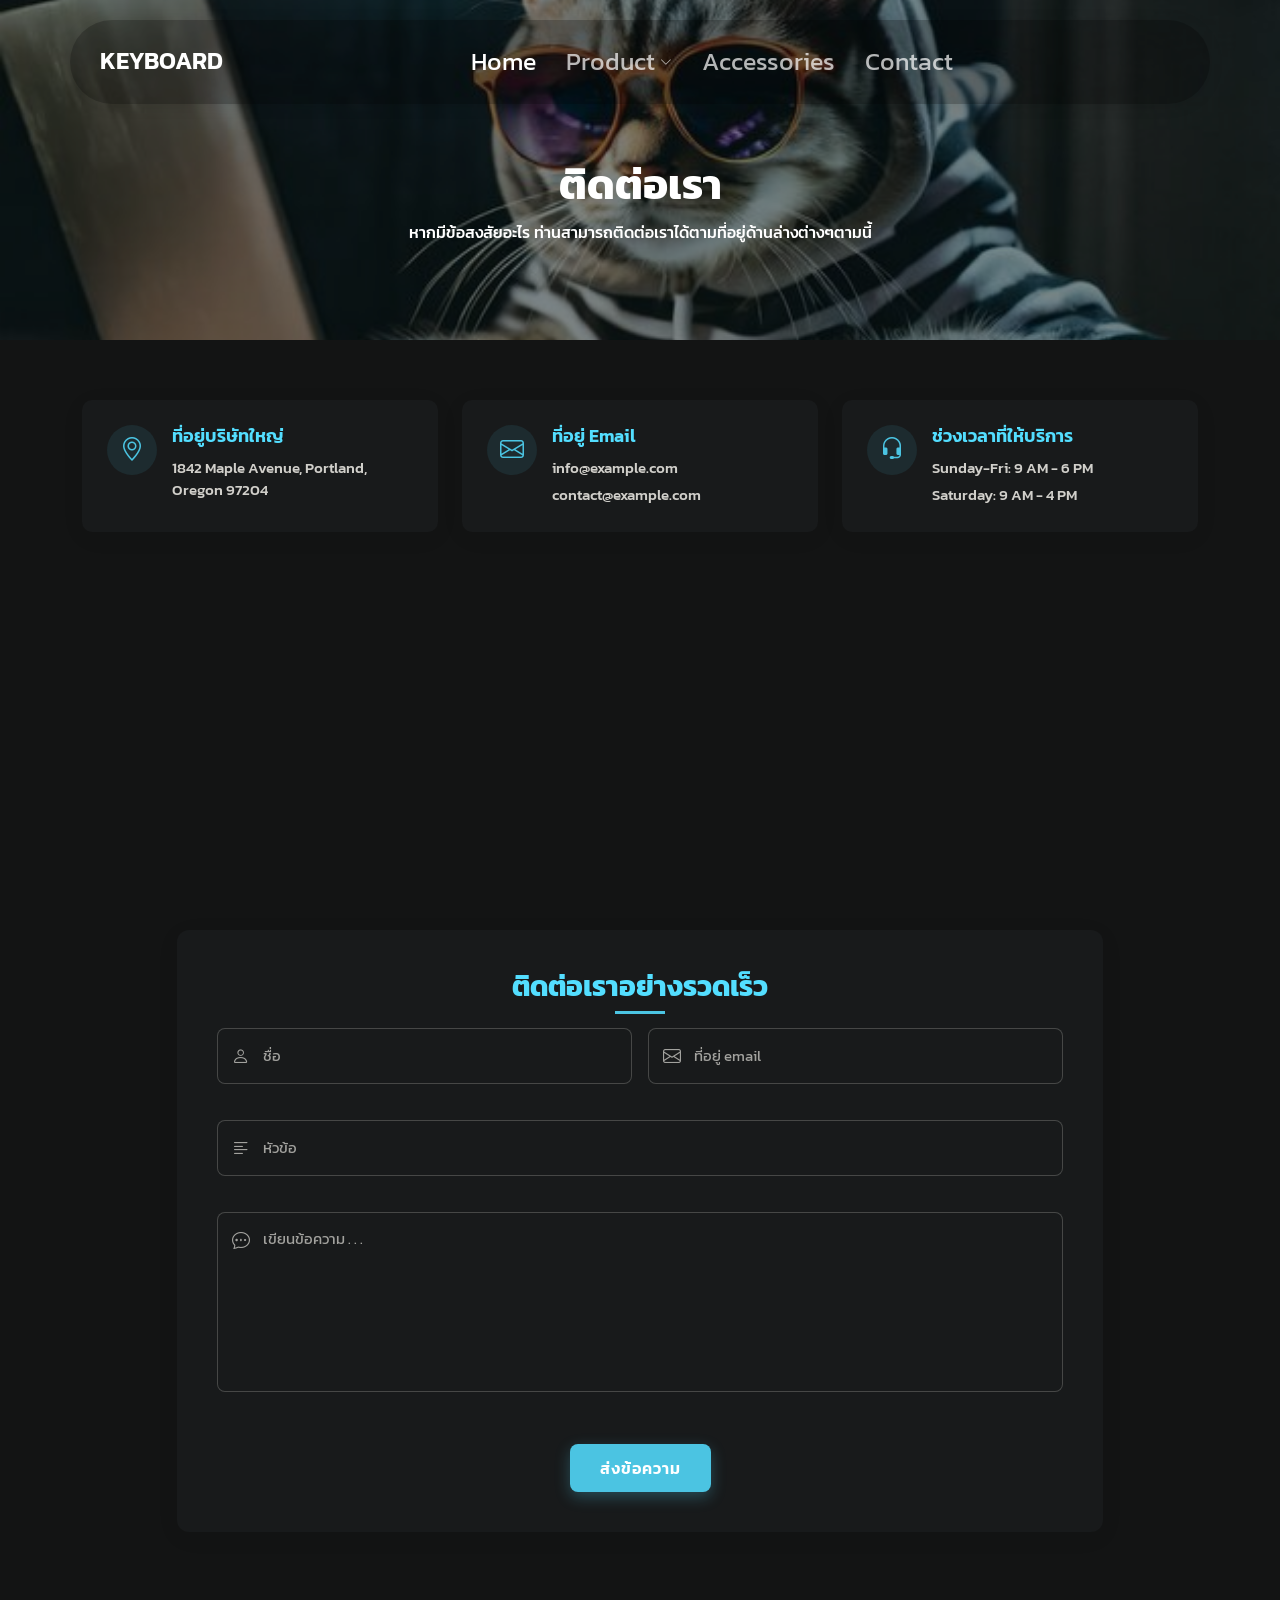
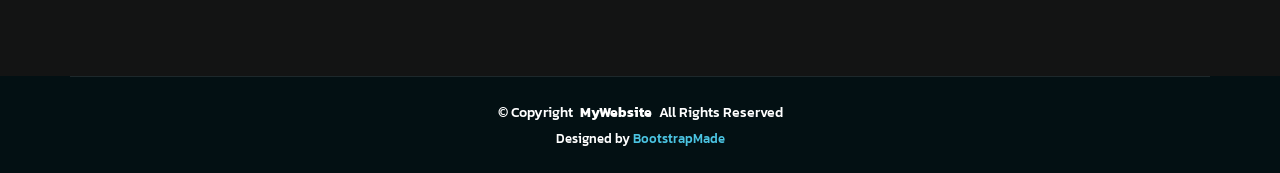
<file: contact.html>
<!DOCTYPE html>
<html lang="en">

<head>
  <meta charset="utf-8">
  <meta content="width=device-width, initial-scale=1.0" name="viewport">
  <title>Contact - Tour Bootstrap Template</title>
  <meta name="description" content="">
  <meta name="keywords" content="">

  <!-- Favicons -->
  <link href="assets/img/favicon.png" rel="icon">
  <link href="assets/img/apple-touch-icon.png" rel="apple-touch-icon">

  <!-- Fonts -->
  <link rel="preconnect" href="https://fonts.googleapis.com">
  <link rel="preconnect" href="https://fonts.gstatic.com" crossorigin>
  <link href="https://fonts.googleapis.com/css2?family=Kanit:ital,wght@0,100;0,200;0,300;0,400;0,500;0,600;0,700;0,800;0,900;1,100;1,200;1,300;1,400;1,500;1,600;1,700;1,800;1,900&display=swap" rel="stylesheet">

  <!-- Vendor CSS Files -->
  <link href="assets/vendor/bootstrap/css/bootstrap.min.css" rel="stylesheet">
  <link href="assets/vendor/bootstrap-icons/bootstrap-icons.css" rel="stylesheet">
  <link href="assets/vendor/aos/aos.css" rel="stylesheet">
  <link href="assets/vendor/swiper/swiper-bundle.min.css" rel="stylesheet">
  <link href="assets/vendor/glightbox/css/glightbox.min.css" rel="stylesheet">

  <!-- Main CSS File -->
  <link href="assets/css/main.css" rel="stylesheet">

  <!-- =======================================================
  * Template Name: Tour
  * Template URL: https://bootstrapmade.com/tour-bootstrap-travel-website-template/
  * Updated: Jul 01 2025 with Bootstrap v5.3.7
  * Author: BootstrapMade.com
  * License: https://bootstrapmade.com/license/
  ======================================================== -->
</head>

<body class="contact-page">

  <header id="header" class="header d-flex align-items-center fixed-top">
    <div class="header-container container-fluid container-xl position-relative d-flex align-items-center justify-content-between">

      <a href="index.html" class="logo d-flex align-items-center me-auto me-xl-0">
        <!-- Uncomment the line below if you also wish to use an image logo -->
        <!-- <img src="assets/img/logo.webp" alt=""> -->
        <h1 class="sitename">KEYBOARD</h1>
      </a>

     <nav id="navmenu" class="navmenu">
        <ul>
          <li><a href="index.html" class="active">Home</a></li>
          <!-- <li><a href="about.html">Product</a></li> -->
           <li class="dropdown"><a href="product.html"><span>Product</span> <i class="bi bi-chevron-down toggle-dropdown"></i></a>
            <ul>
              <li><a href = "product.html#loga">Loga Yaksa Pro: Maiyarap Edition</a></li>
               <!-- <li class="dropdown"><a href="#"><span>Deep Dropdown</span> <i class="bi bi-chevron-down toggle-dropdown"></i></a>
                <ul>
                  <li><a href="#">Deep Dropdown 1</a></li>
                  <li><a href="#">Deep Dropdown 2</a></li>
                  <li><a href="#">Deep Dropdown 3</a></li>
                  <li><a href="#">Deep Dropdown 4</a></li>
                  <li><a href="#">Deep Dropdown 5</a></li>
                </ul>
              </li> -->
              <li ><a href="product.html#wooting">Wooting 60HE</a></li>
              <li><a href="product.html#ajazz">Ajazz AK820 Max Plus</a></li>
              <li><a href="product.html#pulsar">PULSAR XBOARD MS</a></li>
            </ul>
          </li>
          <li><a href="accessorie.html">Accessories</a></li>
          <!-- <li><a href="review.html">Review</a></li> -->
          <!-- <li><a href="education.html">Education</a></li> -->
          <!-- <li><a href="blog.html">Contact</a></li>  -->
          <!-- <li class="dropdown"><a href="#"><span>More Pages</span> <i class="bi bi-chevron-down toggle-dropdown"></i></a>
            <ul>
              <li><a href="destination-details.html">Destination Details</a></li>
              <li><a href="tour-details.html">Tour Details</a></li>
              <li><a href="booking.html">Booking</a></li>
              <li><a href="testimonials">Testimonials</a></li>
              <li><a href="faq.html">Frequently Asked Questions</a></li>
              <li><a href="blog-details.html">Blog Details</a></li>
              <li><a href="terms.html">Terms</a></li>
              <li><a href="privacy.html">Privacy</a></li>
              <li><a href="404.html">404</a></li>
            </ul>
          </li> -->
         
          <li><a href="contact.html">Contact</a></li>
        </ul>
        <i class="mobile-nav-toggle d-xl-none bi bi-list"></i>
      </nav>

      <a class="btn-getstarted" href="destiantios.html"></a>

    </div>
  </header>

  <main class="main">

    <!-- Page Title -->
    <div class="page-title dark-background" data-aos="fade" style="background-image: url(assets/img/keyboard/360_F_687626018_HHgA1a0lCaV5Wg2LAchastzEZeMXqiVU.jpg);">
      <div class="container position-relative">
        <h1>ติดต่อเรา</h1>
        <p>หากมีข้อสงสัยอะไร ท่านสามารถติดต่อเราได้ตามที่อยู่ด้านล่างต่างๆตามนี้</p>
        
      </div>
    </div><!-- End Page Title -->

    <!-- Contact Section -->
    <section id="contact" class="contact section">

      <div class="container" data-aos="fade-up" data-aos-delay="100">

        <!-- Contact Info Boxes -->
        <div class="row gy-4 mb-5">
          <div class="col-lg-4" data-aos="fade-up" data-aos-delay="100">
            <div class="contact-info-box">
              <div class="icon-box">
                <i class="bi bi-geo-alt"></i>
              </div>
              <div class="info-content">
                <h4>ที่อยู่บริษัทใหญ่</h4>
                <p>1842 Maple Avenue, Portland, Oregon 97204</p>
              </div>
            </div>
          </div>

          <div class="col-lg-4" data-aos="fade-up" data-aos-delay="200">
            <div class="contact-info-box">
              <div class="icon-box">
                <i class="bi bi-envelope"></i>
              </div>
              <div class="info-content">
                <h4>ที่อยู่ Email</h4>
                <p>info@example.com</p>
                <p>contact@example.com</p>
              </div>
            </div>
          </div>

          <div class="col-lg-4" data-aos="fade-up" data-aos-delay="300">
            <div class="contact-info-box">
              <div class="icon-box">
                <i class="bi bi-headset"></i>
              </div>
              <div class="info-content">
                <h4>ช่วงเวลาที่ให้บริการ</h4>
                <p>Sunday-Fri: 9 AM - 6 PM</p>
                <p>Saturday: 9 AM - 4 PM</p>
              </div>
            </div>
          </div>
        </div>

      </div>

      <!-- Google Maps (Full Width) -->
      <div class="map-section" data-aos="fade-up" data-aos-delay="200">
        <iframe src="https://www.google.com/maps/embed?pb=!1m14!1m8!1m3!1d48389.78314118045!2d-74.006138!3d40.710059!3m2!1i1024!2i768!4f13.1!3m3!1m2!1s0x89c25a22a3bda30d%3A0xb89d1fe6bc499443!2sDowntown%20Conference%20Center!5e0!3m2!1sen!2sus!4v1676961268712!5m2!1sen!2sus" width="100%" height="500" style="border:0;" allowfullscreen="" loading="lazy" referrerpolicy="no-referrer-when-downgrade"></iframe>
      </div>

      <!-- Contact Form Section (Overlapping) -->
      <div class="container form-container-overlap">
        <div class="row justify-content-center" data-aos="fade-up" data-aos-delay="300">
          <div class="col-lg-10">
            <div class="contact-form-wrapper">
              <h2 class="text-center mb-4">ติดต่อเราอย่างรวดเร็ว</h2>

              <form action="forms/contact.php" method="" class="php-email-form">
                <div class="row g-3">
                  <div class="col-md-6">
                    <div class="form-group">
                      <div class="input-with-icon">
                        <i class="bi bi-person"></i>
                        <input type="text" class="form-control" name="name" placeholder="ชื่อ" required="">
                      </div>
                    </div>
                  </div>

                  <div class="col-md-6">
                    <div class="form-group">
                      <div class="input-with-icon">
                        <i class="bi bi-envelope"></i>
                        <input type="email" class="form-control" name="email" placeholder="ที่อยู่ email" required="">
                      </div>
                    </div>
                  </div>

                  <div class="col-md-12">
                    <div class="form-group">
                      <div class="input-with-icon">
                        <i class="bi bi-text-left"></i>
                        <input type="text" class="form-control" name="subject" placeholder="หัวข้อ" required="">
                      </div>
                    </div>
                  </div>

                  <div class="col-12">
                    <div class="form-group">
                      <div class="input-with-icon">
                        <i class="bi bi-chat-dots message-icon"></i>
                        <textarea class="form-control" name="message" placeholder="เขียนข้อความ . . ." style="height: 180px" required=""></textarea>
                      </div>
                    </div>
                  </div>

                  <div class="col-12">
                    <div class="loading">Loading</div>
                    <div class="error-message"></div>
                    <div class="sent-message">Your message has been sent. Thank you!</div>
                  </div>

                  <div class="col-12 text-center">
                    <button type="reset" class="btn btn-primary btn-submit">ส่งข้อความ</button>
                  </div>
                </div>
              </form>
            </div>
          </div>
        </div>

      </div>

    </section><!-- /Contact Section -->

  </main>

  <footer id="footer" class="footer position-relative dark-background">

   

    <div class="container copyright text-center mt-4">
      <p>© <span>Copyright</span> <strong class="px-1 sitename">MyWebsite</strong> <span>All Rights Reserved</span></p>
      <div class="credits">
        <!-- All the links in the footer should remain intact. -->
        <!-- You can delete the links only if you've purchased the pro version. -->
        <!-- Licensing information: https://bootstrapmade.com/license/ -->
        <!-- Purchase the pro version with working PHP/AJAX contact form: [buy-url] -->
        Designed by <a href="https://bootstrapmade.com/">BootstrapMade</a>
      </div>
    </div>

  </footer>

  <!-- Scroll Top -->
  <a href="#" id="scroll-top" class="scroll-top d-flex align-items-center justify-content-center"><i class="bi bi-arrow-up-short"></i></a>

  <!-- Preloader -->
  <div id="preloader"></div>

  <!-- Vendor JS Files -->
  <script src="assets/vendor/bootstrap/js/bootstrap.bundle.min.js"></script>
  <script src="assets/vendor/php-email-form/validate.js"></script>
  <script src="assets/vendor/aos/aos.js"></script>
  <script src="assets/vendor/purecounter/purecounter_vanilla.js"></script>
  <script src="assets/vendor/swiper/swiper-bundle.min.js"></script>
  <script src="assets/vendor/isotope-layout/isotope.pkgd.min.js"></script>
  <script src="assets/vendor/imagesloaded/imagesloaded.pkgd.min.js"></script>
  <script src="assets/vendor/glightbox/js/glightbox.min.js"></script>

  <!-- Main JS File -->
  <script src="assets/js/main.js"></script>

</body>

</html>
</file>
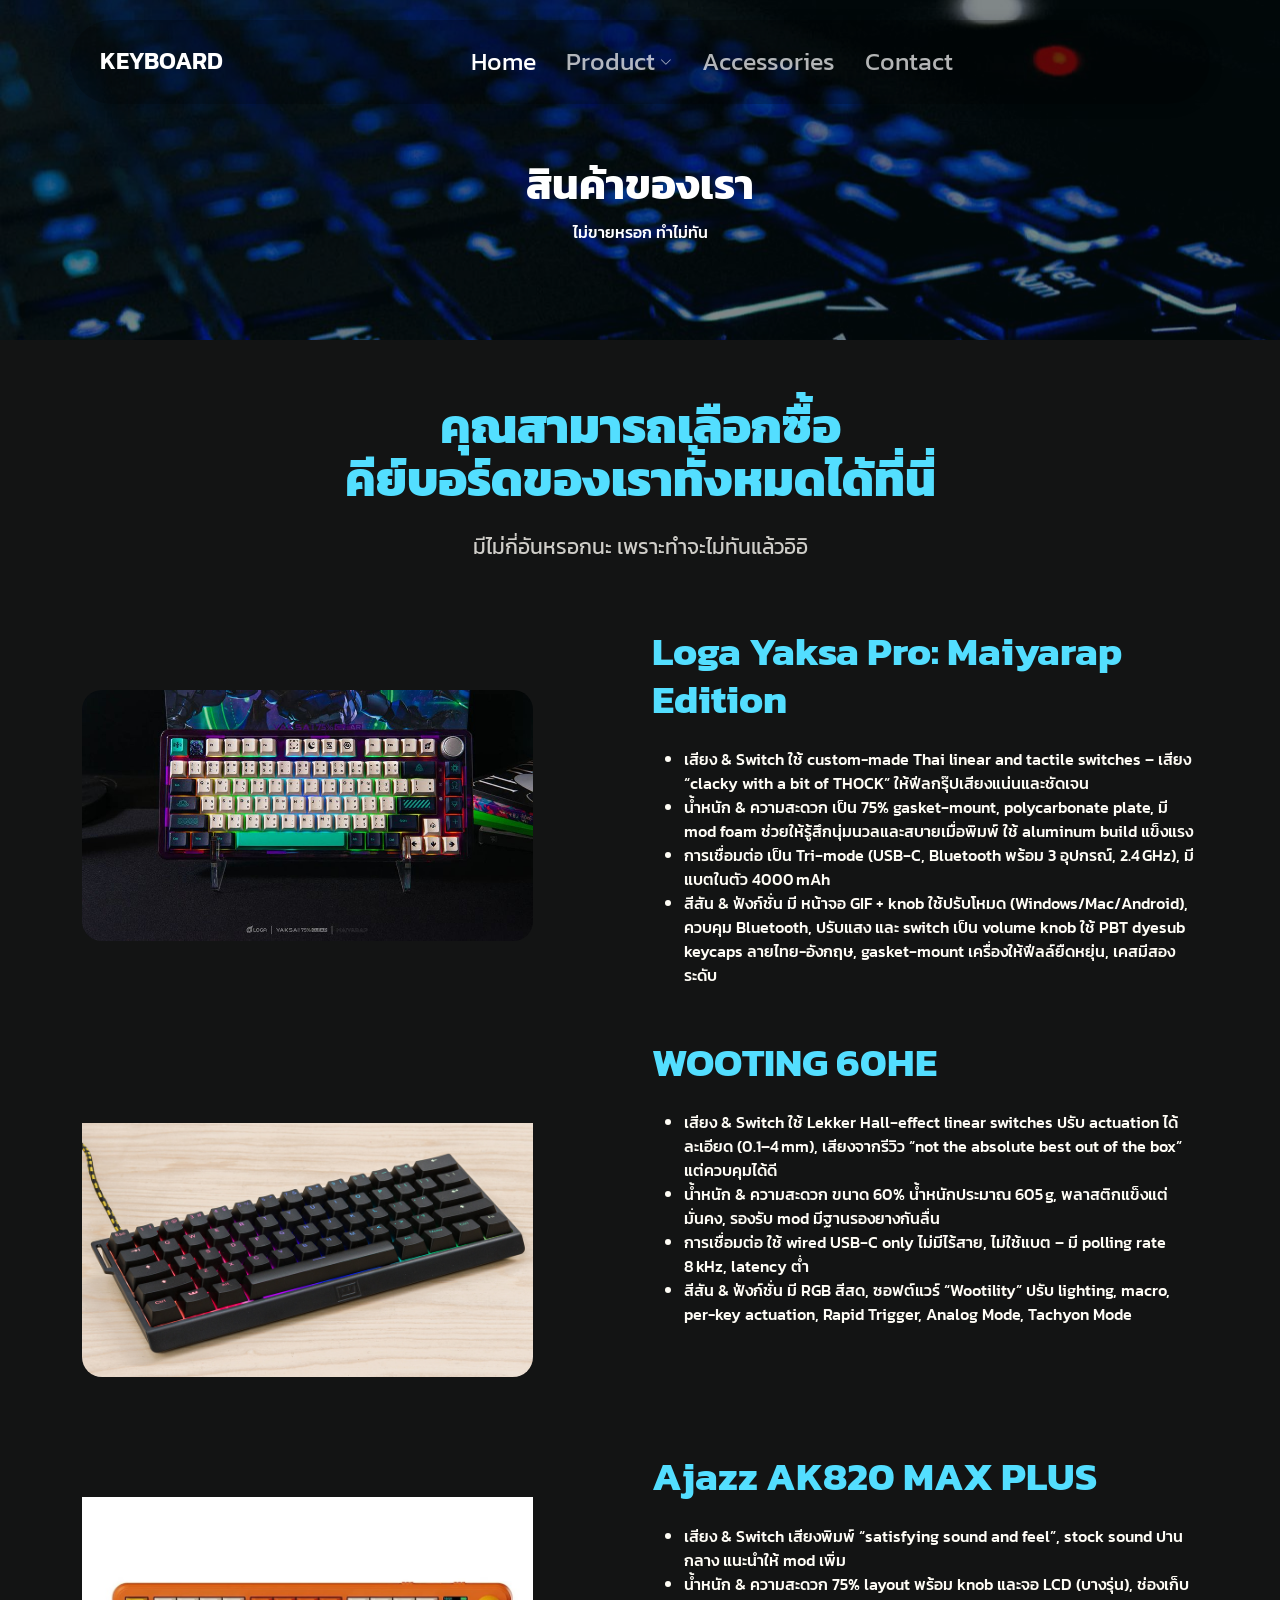
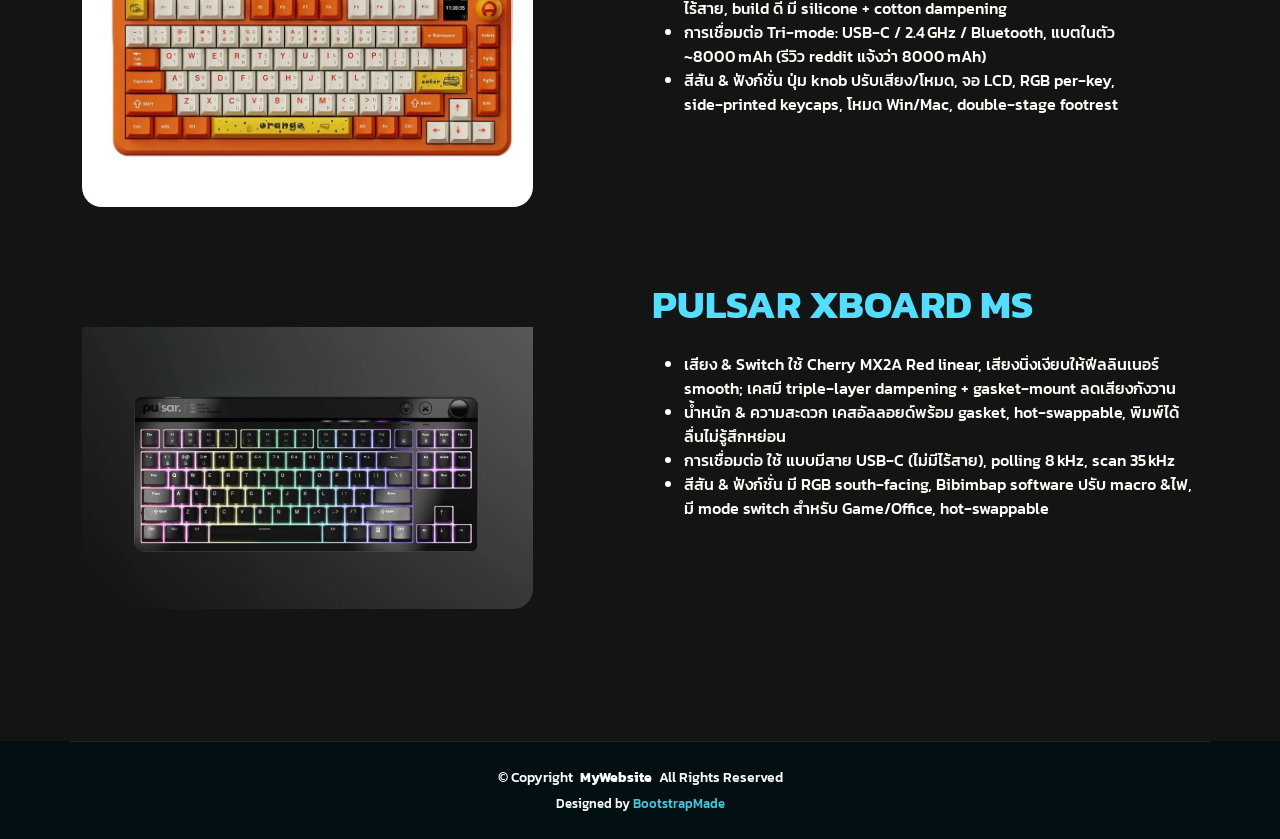
<file: product.html>
<!DOCTYPE html>
<html lang="en">

<head>
  <meta charset="utf-8">
  <meta content="width=device-width, initial-scale=1.0" name="viewport">
  <title>About - Tour Bootstrap Template</title>
  <meta name="description" content="">
  <meta name="keywords" content="">

  <!-- Favicons -->
  <link href="assets/img/favicon.png" rel="icon">
  <link href="assets/img/apple-touch-icon.png" rel="apple-touch-icon">

  <!-- Fonts -->
   <link rel="preconnect" href="https://fonts.googleapis.com">
  <link rel="preconnect" href="https://fonts.gstatic.com" crossorigin>
  <link href="https://fonts.googleapis.com/css2?family=Kanit:ital,wght@0,100;0,200;0,300;0,400;0,500;0,600;0,700;0,800;0,900;1,100;1,200;1,300;1,400;1,500;1,600;1,700;1,800;1,900&display=swap" rel="stylesheet">

  <!-- Vendor CSS Files -->
  <link href="assets/vendor/bootstrap/css/bootstrap.min.css" rel="stylesheet">
  <link href="assets/vendor/bootstrap-icons/bootstrap-icons.css" rel="stylesheet">
  <link href="assets/vendor/aos/aos.css" rel="stylesheet">
  <link href="assets/vendor/swiper/swiper-bundle.min.css" rel="stylesheet">
  <link href="assets/vendor/glightbox/css/glightbox.min.css" rel="stylesheet">

  <!-- Main CSS File -->
  <link href="assets/css/main.css" rel="stylesheet">

  <!-- =======================================================
  * Template Name: Tour
  * Template URL: https://bootstrapmade.com/tour-bootstrap-travel-website-template/
  * Updated: Jul 01 2025 with Bootstrap v5.3.7
  * Author: BootstrapMade.com
  * License: https://bootstrapmade.com/license/
  ======================================================== -->
</head>

<body class="about-page">

  <header id="header" class="header d-flex align-items-center fixed-top">
    <div class="header-container container-fluid container-xl position-relative d-flex align-items-center justify-content-between">

      <a href="index.html" class="logo d-flex align-items-center me-auto me-xl-0">
        <!-- Uncomment the line below if you also wish to use an image logo -->
        <!-- <img src="assets/img/logo.webp" alt=""> -->
        <h1 class="sitename">KEYBOARD</h1>
      </a>

     <nav id="navmenu" class="navmenu">
        <ul>
          <li><a href="index.html" class="active">Home</a></li>
          <!-- <li><a href="about.html">Product</a></li> -->
           <li class="dropdown"><a href="product.html"><span>Product</span> <i class="bi bi-chevron-down toggle-dropdown"></i></a>
            <ul>
              <li><a href = "product.html#loga">Loga Yaksa Pro: Maiyarap Edition</a></li>
               <!-- <li class="dropdown"><a href="#"><span>Deep Dropdown</span> <i class="bi bi-chevron-down toggle-dropdown"></i></a>
                <ul>
                  <li><a href="#">Deep Dropdown 1</a></li>
                  <li><a href="#">Deep Dropdown 2</a></li>
                  <li><a href="#">Deep Dropdown 3</a></li>
                  <li><a href="#">Deep Dropdown 4</a></li>
                  <li><a href="#">Deep Dropdown 5</a></li>
                </ul>
              </li> -->
              <li ><a href="product.html#wooting">Wooting 60HE</a></li>
              <li><a href="product.html#ajazz">Ajazz AK820 Max Plus</a></li>
              <li><a href="product.html#pulsar">PULSAR XBOARD MS</a></li>
            </ul>
          </li>
          <li><a href="accessorie.html">Accessories</a></li>
          <!-- <li><a href="review.html">Review</a></li> -->
          <!-- <li><a href="education.html">Education</a></li> -->
          <!-- <li><a href="blog.html">Contact</a></li>  -->
          <!-- <li class="dropdown"><a href="#"><span>More Pages</span> <i class="bi bi-chevron-down toggle-dropdown"></i></a>
            <ul>
              <li><a href="destination-details.html">Destination Details</a></li>
              <li><a href="tour-details.html">Tour Details</a></li>
              <li><a href="booking.html">Booking</a></li>
              <li><a href="testimonials">Testimonials</a></li>
              <li><a href="faq.html">Frequently Asked Questions</a></li>
              <li><a href="blog-details.html">Blog Details</a></li>
              <li><a href="terms.html">Terms</a></li>
              <li><a href="privacy.html">Privacy</a></li>
              <li><a href="404.html">404</a></li>
            </ul>
          </li> -->
         
          <li><a href="contact.html">Contact</a></li>
        </ul>
        <i class="mobile-nav-toggle d-xl-none bi bi-list"></i>
      </nav>

      <a class="btn-getstarted" href="destiantios.html"></a>

    </div>
  </header>

  <main class="main">

    <!-- Page Title -->
    <div class="page-title dark-background" data-aos="fade" style="background-image: url(assets/img/keyboard/bannger.jpg);">
      <div class="container position-relative">
        <h1>สินค้าของเรา</h1>
        <p>ไม่ขายหรอก ทำไม่ทัน</p>
        
      </div>
    </div><!-- End Page Title -->

    <!-- Travel About Section -->
    <section id="travel-about" class="travel-about section">

      <div class="container" data-aos="fade-up" data-aos-delay="100">
        <div class="row">
          <div class="col-lg-8 mx-auto text-center mb-5">
             <div id="loga"></div>
            <div class="intro-content" data-aos="fade-up" data-aos-delay="200">
              <h2>คุณสามารถเลือกซื้อ<br>คีย์บอร์ดของเราทั้งหมดได้ที่นี่</h2>
              <p class="lead">มีไม่กี่อันหรอกนะ เพราะทำจะไม่ทันแล้วอิอิ</p>
            </div>
          </div>
        </div>

        
        <div class="row align-items-center mb-5">
          <div class="col-lg-5" data-aos="zoom-in" data-aos-delay="300">
            <div class="hero-image">
             
              <img src="assets/img/keyboard/logaNavbar.jpg" class="img-fluid" alt="Travel Adventure">
              
            </div>
          </div>

          <div class="col-lg-6 offset-lg-1" data-aos="slide-left" data-aos-delay="400">
            <div class="story-content">
              
              <h3 id="loga">Loga Yaksa Pro: Maiyarap Edition</h3>
              <div id="wooting"></div>
              
              <ul>
                <li>เสียง & Switch
                    ใช้ custom-made Thai linear and tactile switches – เสียง “clacky with a bit of THOCK” ให้ฟีลกรุ๊ปเสียงแน่นและชัดเจน</li>
                <li>น้ำหนัก & ความสะดวก
                        เป็น 75% gasket‑mount, polycarbonate plate, มี mod foam ช่วยให้รู้สึกนุ่มนวลและสบายเมื่อพิมพ์ ใช้ aluminum build แข็งแรง </li>
                <li>การเชื่อมต่อ
                        เป็น Tri‑mode (USB‑C, Bluetooth พร้อม 3 อุปกรณ์, 2.4 GHz), มี แบตในตัว 4000 mAh </li>
                <li>สีสัน & ฟังก์ชั่น
                    มี หน้าจอ GIF + knob ใช้ปรับโหมด (Windows/Mac/Android), ควบคุม Bluetooth, ปรับแสง และ switch เป็น volume knob 
                  ใช้ PBT dyesub keycaps ลายไทย-อังกฤษ, gasket‑mount เครื่องให้ฟีลล์ยืดหยุ่น, เคสมีสองระดับ</li>
              </ul>

              
            </div>
          </div>
          

          <div class="col-lg-5" data-aos="zoom-in" data-aos-delay="300">
            <div class="hero-image">
              <br><br><br><br><br>
              <img src="assets/img/keyboard/wooting-for-product-page2.jpg" class="img-fluid" alt="Travel Adventure">
              
            </div>

            
          </div>

          <div class="col-lg-6 offset-lg-1" data-aos="slide-left" data-aos-delay="400">
            <div class="story-content">
             
              <h3>WOOTING 60HE</h3>
              <div id="ajazz"></div>
              <ul>
                <li>เสียง & Switch
                ใช้ Lekker Hall‑effect linear switches ปรับ actuation ได้ละเอียด (0.1–4 mm), เสียงจากรีวิว “not the absolute best out of the box” แต่ควบคุมได้ดี </li>
                <li>น้ำหนัก & ความสะดวก
                      ขนาด 60% น้ำหนักประมาณ 605 g, พลาสติกแข็งแต่มั่นคง, รองรับ mod มีฐานรองยางกันลื่น</li>
                <li>การเชื่อมต่อ
                  ใช้ wired USB‑C only ไม่มีไร้สาย, ไม่ใช้แบต – มี polling rate 8 kHz, latency ต่ำ</li>
                <li>สีสัน & ฟังก์ชั่น
                    มี RGB สีสด, ซอฟต์แวร์ “Wootility” ปรับ lighting, macro, per-key actuation, Rapid Trigger, Analog Mode, Tachyon Mode </li>
              </ul>
              
            </div>
          </div>

          <div class="col-lg-5" data-aos="zoom-in" data-aos-delay="300">
            <div class="hero-image">
              <br><br><br><br><br>
              <img src="assets/img/keyboard/ajazz_ajazz_ak820-for-product-page.jpg" class="img-fluid" alt="Travel Adventure" id="ajazz">
              
                
            </div>
          </div>

          <div class="col-lg-6 offset-lg-1" data-aos="slide-left" data-aos-delay="400">
            <div class="story-content">
              
              <h3>Ajazz AK820 MAX PLUS</h3>
              <ul>
                <li>เสียง & Switch
                เสียงพิมพ์ “satisfying sound and feel”, stock sound ปานกลาง แนะนำให้ mod เพิ่ม</li>
                <li>น้ำหนัก & ความสะดวก
                  75% layout พร้อม knob และจอ LCD (บางรุ่น), ช่องเก็บไร้สาย, build ดี มี silicone + cotton dampening</li>
                <li>การเชื่อมต่อ
                  Tri‑mode: USB‑C / 2.4 GHz / Bluetooth, แบตในตัว ~8000 mAh (รีวิว reddit แจ้งว่า 8000 mAh) </li>
                <li>สีสัน & ฟังก์ชั่น
                  ปุ่ม knob ปรับเสียง/โหมด, จอ LCD, RGB per‑key, side‑printed keycaps, โหมด Win/Mac, double‑stage footrest </li>
              </ul>
              
            </div>
          </div>

          <div class="col-lg-5" data-aos="zoom-in" data-aos-delay="300">
            <div class="hero-image">
              <br><br><br><br><br>
              <img src="assets/img/keyboard/palsa.jpg" class="img-fluid" alt="Travel Adventure" id="pulsar">
              
            </div>
          </div>

          <div class="col-lg-6 offset-lg-1" data-aos="slide-left" data-aos-delay="400">
            <div class="story-content">
              
              <h3>PULSAR XBOARD MS</h3> 
             <ul>
              <li>เสียง & Switch
                  ใช้ Cherry MX2A Red linear, เสียงนิ่งเงียบให้ฟีลลินเนอร์ smooth; เคสมี triple‑layer dampening + gasket‑mount ลดเสียงกังวาน </li>
              <li>น้ำหนัก & ความสะดวก
              เคสอัลลอยด์พร้อม gasket, hot‑swappable, พิมพ์ได้ลื่นไม่รู้สึกหย่อน
              </li>
              <li>การเชื่อมต่อ
               ใช้ แบบมีสาย USB‑C (ไม่มีไร้สาย), polling 8 kHz, scan 35 kHz </li>
              <li>สีสัน & ฟังก์ชั่น
              มี RGB south‑facing, Bibimbap software ปรับ macro &ไฟ, มี mode switch สำหรับ Game/Office, hot‑swappable </li>
             </ul>
            </div>
          </div>
        </div>
</main>

      
  <footer id="footer" class="footer position-relative dark-background">
    <div class="container copyright text-center mt-4">
      <p>© <span>Copyright</span> <strong class="px-1 sitename">MyWebsite</strong> <span>All Rights Reserved</span></p>
      <div class="credits">
        <!-- All the links in the footer should remain intact. -->
        <!-- You can delete the links only if you've purchased the pro version. -->
        <!-- Licensing information: https://bootstrapmade.com/license/ -->
        <!-- Purchase the pro version with working PHP/AJAX contact form: [buy-url] -->
        Designed by <a href="https://bootstrapmade.com/">BootstrapMade</a>
      </div>
    </div>

  </footer>

  <!-- Scroll Top -->
  <a href="#" id="scroll-top" class="scroll-top d-flex align-items-center justify-content-center"><i class="bi bi-arrow-up-short"></i></a>

  <!-- Preloader -->
  <div id="preloader"></div>

  <!-- Vendor JS Files -->
  <script src="assets/vendor/bootstrap/js/bootstrap.bundle.min.js"></script>
  <script src="assets/vendor/php-email-form/validate.js"></script>
  <script src="assets/vendor/aos/aos.js"></script>
  <script src="assets/vendor/purecounter/purecounter_vanilla.js"></script>
  <script src="assets/vendor/swiper/swiper-bundle.min.js"></script>
  <script src="assets/vendor/isotope-layout/isotope.pkgd.min.js"></script>
  <script src="assets/vendor/imagesloaded/imagesloaded.pkgd.min.js"></script>
  <script src="assets/vendor/glightbox/js/glightbox.min.js"></script>

  <!-- Main JS File -->
  <script src="assets/js/main.js"></script>

</body>

</html>
</file>
<file: assets/css/main.css>
/**
* Template Name: Tour
* Template URL: https://bootstrapmade.com/tour-bootstrap-travel-website-template/
* Updated: Jul 01 2025 with Bootstrap v5.3.7
* Author: BootstrapMade.com
* License: https://bootstrapmade.com/license/
*/

@charset "UTF-8";

/*--------------------------------------------------------------
# Font & Color Variables
# Help: https://bootstrapmade.com/color-system/
--------------------------------------------------------------*/
/* Fonts */
:root {
  --default-font: "Kanit",  system-ui,
  --heading-font: "Kanit",  sans-serif;
  --nav-font: "Kanit",  sans-serif;
  
}

/* Global Colors - The following color variables are used throughout the website. Updating them here will change the color scheme of the entire website */
:root { 
  --background-color: #131414; /* Background color for the entire website, including individual sections */
  --default-color: #FFFDF6; /* Default color used for the majority of the text content across the entire website */
  --heading-color: #53deff; /* Color for headings, subheadings and title throughout the website */
  --accent-color: #4bc4e2; /* Accent color that represents your brand on the website. It's used for buttons, links, and other elements that need to stand out */
  --surface-color: #181a1b; /* The surface color is used as a background of boxed elements within sections, such as cards, icon boxes, or other elements that require a visual separation from the global background. */
  --contrast-color: #ffffff; /* Contrast color for text, ensuring readability against backgrounds of accent, heading, or default colors. */
}

/* Nav Menu Colors - The following color variables are used specifically for the navigation menu. They are separate from the global colors to allow for more customization options */
:root {
  --nav-color: rgba(255, 255, 255, 0.7);  /* The default color of the main navmenu links */
  --nav-hover-color: #ffffff; /* Applied to main navmenu links when they are hovered over or active */
  --nav-mobile-background-color: #ffffff; /* Used as the background color for mobile navigation menu */
  --nav-dropdown-background-color: #ffffff; /* Used as the background color for dropdown items that appear when hovering over primary navigation items */
  --nav-dropdown-color: #051e23; /* Used for navigation links of the dropdown items in the navigation menu. */
  --nav-dropdown-hover-color: #008cad; /* Similar to --nav-hover-color, this color is applied to dropdown navigation links when they are hovered over. */
  
}

/* Color Presets - These classes override global colors when applied to any section or element, providing reuse of the sam color scheme. */

.light-background {
  --background-color: #f2f8f9;
  --surface-color: #ffffff;
}

.dark-background {
  --background-color: #031013;
  --default-color: #ffffff;
  --heading-color: #ffffff;
  --surface-color: #252525;
  --contrast-color: #ffffff;
}

/* Smooth scroll */
:root {
  scroll-behavior: smooth;
}

/*--------------------------------------------------------------
# General Styling & Shared Classes
--------------------------------------------------------------*/
body {
  color: var(--default-color);
  background-color: var(--background-color);
  font-family: "Kanit", sans-serif;
  font-weight: 500;
  font-style: normal;
}

a {
  color: var(--accent-color);
  text-decoration: none;
  transition: 0.3s;
}

a:hover {
  color: color-mix(in srgb, var(--accent-color), transparent 25%);
  text-decoration: none;
}

h1,
h2,
h3,
h4,
h5,
h6 {
  color: var(--heading-color);
  font-family: "Kanit", sans-serif;
  font-weight: 500;
  font-style: normal;
}

/* PHP Email Form Messages
------------------------------*/
.php-email-form .error-message {
  display: none;
  background: #df1529;
  color: #ffffff;
  text-align: left;
  padding: 15px;
  margin-bottom: 24px;
  font-weight: 600;
}

.php-email-form .sent-message {
  display: none;
  color: #ffffff;
  background: #059652;
  text-align: center;
  padding: 15px;
  margin-bottom: 24px;
  font-weight: 600;
}

.php-email-form .loading {
  display: none;
  background: var(--surface-color);
  text-align: center;
  padding: 15px;
  margin-bottom: 24px;
}

.php-email-form .loading:before {
  content: "";
  display: inline-block;
  border-radius: 50%;
  width: 24px;
  height: 24px;
  margin: 0 10px -6px 0;
  border: 3px solid var(--accent-color);
  border-top-color: var(--surface-color);
  animation: php-email-form-loading 1s linear infinite;
}

@keyframes php-email-form-loading {
  0% {
    transform: rotate(0deg);
  }

  100% {
    transform: rotate(360deg);
  }
}

/*--------------------------------------------------------------
# Global Header
--------------------------------------------------------------*/
.header {
  --background-color: rgba(0, 0, 0, 0);
  --default-color: #ffffff;
  --heading-color: #ffffff;
  --surface-color: rgba(0, 0, 0, 0.26);
  color: var(--default-color);
  background-color: var(--background-color);
  padding: 20px 0;
  transition: all 0.5s;
  z-index: 997;
}

.header .header-container {
  background: var(--surface-color);
  border-radius: 50px;
  padding: 5px 25px;
  box-shadow: 0px 2px 15px rgba(0, 0, 0, 0.1);
}

.header .logo {
  line-height: 1;
}

.header .logo img {
  max-height: 36px;
  margin-right: 8px;
}

.header .logo h1 {
  font-size: 24px;
  margin: 0;
  font-weight: 600;
  padding-left: 5px;
  text-transform: uppercase;
  color: var(--heading-color);
}





@media (max-width: 1200px) {
  .header {
    padding-top: 10px;
  }

  .header .header-container {
    margin-left: 10px;
    margin-right: 10px;
    padding: 10px 5px 10px 15px;
  }

  .header .logo {
    order: 1;
  }

  .header .btn-getstarted {
    order: 2;
    margin: 0 10px 0 0;
    padding: 6px 15px;
  }

  .header .navmenu {
    order: 3;
  }
}

/* Global Header on Scroll
------------------------------*/
.scrolled .header {
  --surface-color: rgba(0, 0, 0, 0.7);
}

/*--------------------------------------------------------------
# Navigation Menu
--------------------------------------------------------------*/
/* Navmenu - Desktop */
@media (min-width: 1200px) {
  .navmenu {
    padding: 0;
    
  }

  .navmenu ul {
    margin: 0;
    padding: 0;
    display: flex;
    list-style: none;
    align-items: center;
  }

  .navmenu li {
    position: relative;
  }

  .navmenu a,
  .navmenu a:focus {
    color: var(--nav-color);
    padding: 18px 15px;
    font-size: 25px;
    font-family: var(--nav-font);
    font-weight: 400;
    display: flex;
    align-items: center;
    justify-content: space-between;
    white-space: nowrap;
    transition: 0.3s;
  }

  .navmenu a i,
  .navmenu a:focus i {
    font-size: 12px;
    line-height: 0;
    margin-left: 5px;
    transition: 0.3s;
  }

  .navmenu li:last-child a {
    padding-right: 0;
  }

  .navmenu li:hover>a,
  .navmenu .active,
  .navmenu .active:focus {
    color: var(--nav-hover-color);
  }

  .navmenu .dropdown ul {
    margin: 0;
    padding: 10px 0;
    background: var(--nav-dropdown-background-color);
    display: block;
    position: absolute;
    visibility: hidden;
    left: 14px;
    top: 130%;
    opacity: 0;
    transition: 0.3s;
    border-radius: 4px;
    z-index: 99;
    box-shadow: 0px 0px 30px rgba(0, 0, 0, 0.1);
  }

  .navmenu .dropdown ul li {
    min-width: 200px;
  }

  .navmenu .dropdown ul a {
    padding: 10px 20px;
    font-size: 15px;
    text-transform: none;
    color: var(--nav-dropdown-color);
  }

  .navmenu .dropdown ul a i {
    font-size: 12px;
  }

  .navmenu .dropdown ul a:hover,
  .navmenu .dropdown ul .active:hover,
  .navmenu .dropdown ul li:hover>a {
    color: var(--nav-dropdown-hover-color);
  }

  .navmenu .dropdown:hover>ul {
    opacity: 1;
    top: 100%;
    visibility: visible;
  }

  .navmenu .dropdown .dropdown ul {
    top: 0;
    left: -90%;
    visibility: hidden;
  }

  .navmenu .dropdown .dropdown:hover>ul {
    opacity: 1;
    top: 0;
    left: -100%;
    visibility: visible;
  }
}

/* Navmenu - Mobile */
@media (max-width: 1199px) {
  .mobile-nav-toggle {
    color: var(--nav-color);
    font-size: 28px;
    line-height: 0;
    margin-right: 10px;
    cursor: pointer;
    transition: color 0.3s;
  }

  .navmenu {
    padding: 0;
    z-index: 9997;
  }

  .navmenu ul {
    display: none;
    list-style: none;
    position: absolute;
    inset: 60px 20px 20px 20px;
    padding: 10px 0;
    margin: 0;
    border-radius: 6px;
    background-color: var(--nav-mobile-background-color);
    overflow-y: auto;
    transition: 0.3s;
    z-index: 9998;
    box-shadow: 0px 0px 30px rgba(0, 0, 0, 0.1);
  }

  .navmenu a,
  .navmenu a:focus {
    color: var(--nav-dropdown-color);
    padding: 10px 20px;
    font-family: var(--nav-font);
    font-size: 17px;
    font-weight: 500;
    display: flex;
    align-items: center;
    justify-content: space-between;
    white-space: nowrap;
    transition: 0.3s;
  }

  .navmenu a i,
  .navmenu a:focus i {
    font-size: 12px;
    line-height: 0;
    margin-left: 5px;
    width: 30px;
    height: 30px;
    display: flex;
    align-items: center;
    justify-content: center;
    border-radius: 50%;
    transition: 0.3s;
    background-color: color-mix(in srgb, var(--accent-color), transparent 90%);
  }

  .navmenu a i:hover,
  .navmenu a:focus i:hover {
    background-color: var(--accent-color);
    color: var(--contrast-color);
  }

  .navmenu a:hover,
  .navmenu .active,
  .navmenu .active:focus {
    color: var(--nav-dropdown-hover-color);
  }

  .navmenu .active i,
  .navmenu .active:focus i {
    background-color: var(--accent-color);
    color: var(--contrast-color);
    transform: rotate(180deg);
  }

  .navmenu .dropdown ul {
    position: static;
    display: none;
    z-index: 99;
    padding: 10px 0;
    margin: 10px 20px;
    background-color: var(--nav-dropdown-background-color);
    border: 1px solid color-mix(in srgb, var(--default-color), transparent 90%);
    box-shadow: none;
    transition: all 0.5s ease-in-out;
  }

  .navmenu .dropdown ul ul {
    background-color: rgba(33, 37, 41, 0.1);
  }

  .navmenu .dropdown>.dropdown-active {
    display: block;
    background-color: rgba(33, 37, 41, 0.03);
  }

  .mobile-nav-active {
    overflow: hidden;
  }

  .mobile-nav-active .mobile-nav-toggle {
    color: #fff;
    position: absolute;
    font-size: 32px;
    top: 15px;
    right: 15px;
    margin-right: 0;
    z-index: 9999;
  }

  .mobile-nav-active .navmenu {
    position: fixed;
    overflow: hidden;
    inset: 0;
    background: rgba(33, 37, 41, 0.8);
    transition: 0.3s;
  }

  .mobile-nav-active .navmenu>ul {
    display: block;
  }
}

/*--------------------------------------------------------------
# Global Footer
--------------------------------------------------------------*/
.footer {
  color: var(--default-color);
  background-color: var(--background-color);
  font-size: 14px;
  position: relative;
}

.footer .footer-newsletter {
  background-color: color-mix(in srgb, var(--default-color), transparent 97%);
  padding: 50px 0;
}

.footer .footer-newsletter h4 {
  font-size: 24px;
}

.footer .footer-newsletter .newsletter-form {
  margin-top: 30px;
  margin-bottom: 15px;
  padding: 6px 8px;
  position: relative;
  border-radius: 4px;
  background-color: var(--surface-color);
  border: 1px solid color-mix(in srgb, var(--default-color), transparent 90%);
  box-shadow: 0px 2px 25px rgba(0, 0, 0, 0.1);
  display: flex;
  transition: 0.3s;
  border-radius: 50px;
}

.footer .footer-newsletter .newsletter-form:focus-within {
  border-color: var(--accent-color);
}

.footer .footer-newsletter .newsletter-form input[type=email] {
  border: 0;
  padding: 4px;
  width: 100%;
  background-color: var(--surface-color);
  color: var(--default-color);
}

.footer .footer-newsletter .newsletter-form input[type=email]:focus-visible {
  outline: none;
}

.footer .footer-newsletter .newsletter-form input[type=submit] {
  border: 0;
  font-size: 16px;
  padding: 0 20px;
  margin: -7px -8px -7px 0;
  background: var(--accent-color);
  color: var(--contrast-color);
  transition: 0.3s;
  border-radius: 50px;
}

.footer .footer-newsletter .newsletter-form input[type=submit]:hover {
  background: color-mix(in srgb, var(--accent-color), transparent 20%);
}

.footer .footer-top {
  padding-top: 50px;
}

.footer .social-links a {
  display: flex;
  align-items: center;
  justify-content: center;
  width: 40px;
  height: 40px;
  border-radius: 50%;
  border: 1px solid color-mix(in srgb, var(--default-color), transparent 50%);
  font-size: 16px;
  color: color-mix(in srgb, var(--default-color), transparent 20%);
  margin-right: 10px;
  transition: 0.3s;
}

.footer .social-links a:hover {
  color: var(--accent-color);
  border-color: var(--accent-color);
}

.footer h4 {
  font-size: 16px;
  font-weight: bold;
  position: relative;
  padding-bottom: 12px;
}

.footer .footer-links {
  margin-bottom: 30px;
}

.footer .footer-links ul {
  list-style: none;
  padding: 0;
  margin: 0;
}

.footer .footer-links ul i {
  margin-right: 3px;
  font-size: 12px;
  line-height: 0;
  color: var(--accent-color);
}

.footer .footer-links ul li {
  padding: 10px 0;
  display: flex;
  align-items: center;
}

.footer .footer-links ul li:first-child {
  padding-top: 0;
}

.footer .footer-links ul a {
  display: inline-block;
  color: color-mix(in srgb, var(--default-color), transparent 20%);
  line-height: 1;
}

.footer .footer-links ul a:hover {
  color: var(--accent-color);
}

.footer .footer-about a {
  color: var(--heading-color);
  font-size: 24px;
  font-weight: 600;
  font-family: var(--heading-font);
}

.footer .footer-contact p {
  margin-bottom: 5px;
}

.footer .copyright {
  padding: 25px 0;
  border-top: 1px solid color-mix(in srgb, var(--default-color), transparent 90%);
}

.footer .copyright p {
  margin-bottom: 0;
}

.footer .credits {
  margin-top: 6px;
  font-size: 13px;
}

/*--------------------------------------------------------------
# Preloader
--------------------------------------------------------------*/
#preloader {
  position: fixed;
  inset: 0;
  z-index: 9999;
  overflow: hidden;
  background-color: var(--background-color);
  transition: all 0.6s ease-out;
}

#preloader:before {
  content: "";
  position: fixed;
  top: calc(50% - 30px);
  left: calc(50% - 30px);
  border: 6px solid var(--accent-color);
  border-top-color: color-mix(in srgb, var(--accent-color), transparent 90%);
  border-radius: 50%;
  width: 60px;
  height: 60px;
  animation: animate-preloader 1s linear infinite;
}

@keyframes animate-preloader {
  0% {
    transform: rotate(0deg);
  }

  100% {
    transform: rotate(360deg);
  }
}

/*--------------------------------------------------------------
# Scroll Top Button
--------------------------------------------------------------*/
.scroll-top {
  position: fixed;
  visibility: hidden;
  opacity: 0;
  right: 15px;
  bottom: -15px;
  z-index: 99999;
  background-color: var(--accent-color);
  width: 44px;
  height: 44px;
  border-radius: 50px;
  transition: all 0.4s;
}

.scroll-top i {
  font-size: 24px;
  color: var(--contrast-color);
  line-height: 0;
}

.scroll-top:hover {
  background-color: color-mix(in srgb, var(--accent-color), transparent 20%);
  color: var(--contrast-color);
}

.scroll-top.active {
  visibility: visible;
  opacity: 1;
  bottom: 15px;
}

/*--------------------------------------------------------------
# Disable aos animation delay on mobile devices
--------------------------------------------------------------*/
@media screen and (max-width: 768px) {
  [data-aos-delay] {
    transition-delay: 0 !important;
  }
}

/*--------------------------------------------------------------
# Global Page Titles & Breadcrumbs
--------------------------------------------------------------*/
.page-title {
  color: var(--default-color);
  background-color: var(--background-color);
  background-size: cover;
  background-position: center;
  background-repeat: no-repeat;
  padding: 160px 0 80px 0;
  text-align: center;
  position: relative;
}

.page-title:before {
  content: "";
  background-color: color-mix(in srgb, var(--background-color), transparent 50%);
  position: absolute;
  inset: 0;
}

.page-title h1 {
  font-size: 42px;
  font-weight: 700;
  margin-bottom: 10px;
}

.page-title .breadcrumbs ol {
  display: flex;
  flex-wrap: wrap;
  list-style: none;
  justify-content: center;
  padding: 0;
  margin: 0;
  font-size: 16px;
  font-weight: 400;
}

.page-title .breadcrumbs ol li+li {
  padding-left: 10px;
}

.page-title .breadcrumbs ol li+li::before {
  content: "/";
  display: inline-block;
  padding-right: 10px;
  color: color-mix(in srgb, var(--default-color), transparent 50%);
}

/*--------------------------------------------------------------
# Global Sections
--------------------------------------------------------------*/
section,
.section {
  color: var(--default-color);
  background-color: var(--background-color);
  padding: 60px 0;
  scroll-margin-top: 90px;
  overflow: clip;
}

@media (max-width: 1199px) {

  section,
  .section {
    scroll-margin-top: 66px;
  }
}

/*--------------------------------------------------------------
# Global Section Titles
--------------------------------------------------------------*/
.section-title {
  text-align: center;
  padding-bottom: 60px;
  position: relative;
}

.section-title h2 {
  font-size: 13px;
  letter-spacing: 1px;
  font-weight: 700;
  padding: 8px 20px;
  margin: 0;
  background: color-mix(in srgb, var(--accent-color), transparent 90%);
  color: var(--accent-color);
  display: inline-block;
  text-transform: uppercase;
  border-radius: 50px;
  font-family: "Kanit", sans-serif;
}

.section-title div {
  color: var(--heading-color);
  margin: 10px 0 0 0;
  font-size: 32px;
  font-weight: 700;
  font-family: "Kanit", sans-serif;
}

.section-title div .description-title {
  color: var(--accent-color);
}

/*--------------------------------------------------------------
# Travel Hero Section
--------------------------------------------------------------*/
.travel-hero {
  position: relative;
  overflow: hidden;
  min-height: 70vh;
  display: flex;
  align-items: center;
  padding: 120px 0 60px 0;
}

.travel-hero .hero-background {
  position: absolute;
  top: 0;
  left: 0;
  width: 100%;
  height: 100%;
  z-index: 0;
}

.travel-hero .hero-background video {
  width: 100%;
  height: 100%;
  object-fit: cover;
}

.travel-hero .hero-overlay {
  position: absolute;
  top: 0;
  left: 0;
  width: 100%;
  height: 100%;
  background: linear-gradient(135deg, color-mix(in srgb, var(--background-color), transparent 60%) 0%, color-mix(in srgb, var(--background-color), transparent 80%) 50%, color-mix(in srgb, var(--background-color), transparent 90%) 100%);
  z-index: 1;
}

.travel-hero .hero-text .hero-title {
  font-size: 3.5rem;
  font-weight: 700;
  margin-bottom: 1.5rem;
  line-height: 1.2;
}

.travel-hero .hero-text .hero-subtitle {
  font-size: 1.2rem;
  margin-bottom: 2rem;
  opacity: 0.9;
  line-height: 1.6;
}

.travel-hero .hero-text .hero-buttons .btn {
  padding: 12px 30px;
  font-weight: 600;
  text-transform: uppercase;
  letter-spacing: 0.5px;
  border-radius: 50px;
  transition: all 0.3s ease;
}

.travel-hero .hero-text .hero-buttons .btn.btn-primary {
  background-color: var(--accent-color);
  border-color: var(--accent-color);
  color: var(--contrast-color);
}

.travel-hero .hero-text .hero-buttons .btn.btn-primary:hover {
  background-color: color-mix(in srgb, var(--accent-color), transparent 20%);
  border-color: color-mix(in srgb, var(--accent-color), transparent 20%);
  transform: translateY(-2px);
}

.travel-hero .hero-text .hero-buttons .btn.btn-outline {
  background-color: transparent;
  border: 2px solid var(--contrast-color);
  color: var(--contrast-color);
}

.travel-hero .hero-text .hero-buttons .btn.btn-outline:hover {
  background-color: var(--accent-color);
  color: var(--contrast-color);
  transform: translateY(-2px);
  border-color: var(--accent-color);
}

.travel-hero .booking-form-wrapper .booking-form {
  background-color: var(--surface-color);
  border-radius: 15px;
  padding: 2rem;
  box-shadow: 0 10px 30px color-mix(in srgb, var(--default-color), transparent 85%);
  backdrop-filter: blur(10px);
}

.travel-hero .booking-form-wrapper .booking-form .btn-primary:hover {
  background-color: color-mix(in srgb, var(--accent-color), transparent 20%);
  border-color: color-mix(in srgb, var(--accent-color), transparent 20%);
  transform: translateY(-1px);
}
#indexPersonPFP {
  display: flex;
  justify-content: center;
  align-items: center;
  max-width: 300px; /* or whatever fits your image */
  border-radius: 10px;
  margin: auto auto;

}
@media (max-width: 992px) {
  .travel-hero .hero-text {
    text-align: center;
    margin-bottom: 3rem;
  }

  .travel-hero .hero-text .hero-title {
    font-size: 2.5rem;
  }

  .travel-hero .hero-text .hero-subtitle {
    font-size: 1.1rem;
  }

  .travel-hero .booking-form {
    margin-top: 2rem;
  }
}

@media (max-width: 768px) {
  .travel-hero .hero-text .hero-title {
    font-size: 2rem;
  }

  .travel-hero .hero-text .hero-subtitle {
    font-size: 1rem;
  }

  .travel-hero .hero-text .hero-buttons .btn {
    display: block;
    width: 100%;
    margin-bottom: 1rem;
  }

  .travel-hero .hero-text .hero-buttons .btn:last-child {
    margin-bottom: 0;
  }

  .travel-hero .booking-form-wrapper .booking-form {
    padding: 1.5rem;
  }
}

/*--------------------------------------------------------------
# Why Us Section
--------------------------------------------------------------*/
.why-us .content h3 {
  font-size: 2.2rem;
  font-weight: 700;
  margin-bottom: 1.5rem;
  line-height: 1.3;
}

.why-us .content p {
  font-size: 1.1rem;
  line-height: 1.8;
  margin-bottom: 1.5rem;
  color: color-mix(in srgb, var(--default-color), transparent 20%);
}

.why-us .stats-row {
  display: flex;
  gap: 2rem;
  margin-top: 2rem;
}

@media (max-width: 576px) {
  .why-us .stats-row {
    flex-direction: column;
    gap: 1rem;
  }
}

.why-us .stat-item span {
  font-size: 2.5rem;
  font-weight: 700;
  color: var(--accent-color);
  font-family: var(--heading-font);
}

.why-us .stat-item .stat-label {
  font-size: 0.9rem;
  color: color-mix(in srgb, var(--default-color), transparent 30%);
  margin-top: 0.25rem;
}

.why-us .about-image {
  position: relative;
}

.why-us .about-image .experience-badge {
  position: absolute;
  bottom: 20px;
  left: 20px;
  background: var(--accent-color);
  color: var(--contrast-color);
  padding: 1.5rem;
  border-radius: 15px;
  text-align: center;
  box-shadow: 0 10px 30px rgba(0, 0, 0, 0.1);
}

.why-us .about-image .experience-badge .experience-number {
  font-size: 1.8rem;
  font-weight: 700;
  line-height: 1;
}

.why-us .about-image .experience-badge .experience-text {
  font-size: 0.9rem;
  margin-top: 0.5rem;
  opacity: 0.9;
}

@media (max-width: 768px) {
  .why-us .about-image {
    margin-top: 3rem;
  }

  .why-us .about-image .experience-badge {
    bottom: 15px;
    left: 15px;
    padding: 1rem;
  }

  .why-us .about-image .experience-badge .experience-number {
    font-size: 1.5rem;
  }

  .why-us .about-image .experience-badge .experience-text {
    font-size: 0.8rem;
  }
}

.why-us .why-choose-section {
  margin-top: 5rem;
}

.why-us .why-choose-section h3 {
  font-size: 2.2rem;
  font-weight: 700;
  margin-bottom: 1rem;
  line-height: 1.3;
}

.why-us .why-choose-section>.row>.col-lg-8>p {
  font-size: 1.1rem;
  line-height: 1.8;
  color: color-mix(in srgb, var(--default-color), transparent 20%);
}

@media (max-width: 768px) {
  .why-us .why-choose-section {
    margin-top: 3rem;
  }

  .why-us .why-choose-section h3 {
    font-size: 1.8rem;
  }
}

.why-us .feature-card {
  background: var(--surface-color);
  padding: 2.5rem 1.5rem;
  border-radius: 15px;
  text-align: center;
  height: 100%;
  transition: all 0.3s ease;
  border: 1px solid color-mix(in srgb, var(--default-color), transparent 90%);
}

.why-us .feature-card:hover {
  transform: translateY(-10px);
  box-shadow: 0 20px 40px rgba(0, 0, 0, 0.1);
}

.why-us .feature-card:hover .feature-icon {
  background: var(--accent-color);
  color: var(--contrast-color);
}

.why-us .feature-icon {
  width: 80px;
  height: 80px;
  background: color-mix(in srgb, var(--accent-color), transparent 85%);
  color: var(--accent-color);
  border-radius: 50%;
  display: flex;
  align-items: center;
  justify-content: center;
  margin: 0 auto 1.5rem;
  font-size: 2rem;
  transition: all 0.3s ease;
}

.why-us .feature-card h4 {
  font-size: 1.3rem;
  font-weight: 600;
  margin-bottom: 1rem;
}

.why-us .feature-card p {
  font-size: 1rem;
  line-height: 1.6;
  color: color-mix(in srgb, var(--default-color), transparent 25%);
  margin-bottom: 0;
}

@media (max-width: 768px) {
  .why-us .feature-card {
    padding: 2rem 1rem;
  }

  .why-us .feature-icon {
    width: 60px;
    height: 60px;
    font-size: 1.5rem;
    margin-bottom: 1rem;
  }

  .why-us .feature-card h4 {
    font-size: 1.2rem;
  }
}

/*--------------------------------------------------------------
# Featured Destinations Section
--------------------------------------------------------------*/
.featured-destinations .featured-destination {
  height: 600px;
  border-radius: 20px;
  overflow: hidden;
  position: relative;
  box-shadow: 0 10px 40px rgba(0, 0, 0, 0.1);
  transition: all 0.4s ease;
}

.featured-destinations .featured-destination:hover {
  transform: translateY(-8px);
  box-shadow: 0 20px 60px rgba(0, 0, 0, 0.15);
}

.featured-destinations .featured-destination .destination-overlay {
  position: relative;
  height: 100%;
  width: 100%;
}

.featured-destinations .featured-destination .destination-overlay img {
  width: 100%;
  height: 100%;
  object-fit: cover;
  transition: transform 0.4s ease;
}

.featured-destinations .featured-destination .destination-overlay:hover img {
  transform: scale(1.08);
}

.featured-destinations .featured-destination .destination-overlay::before {
  content: "";
  position: absolute;
  top: 0;
  left: 0;
  right: 0;
  bottom: 0;
  background: linear-gradient(to bottom, rgba(0, 0, 0, 0.1) 0%, rgba(0, 0, 0, 0.3) 50%, rgba(0, 0, 0, 0.7) 100%);
  z-index: 1;
}

.featured-destinations .featured-destination .destination-info {
  position: absolute;
  bottom: 0;
  left: 0;
  right: 0;
  padding: 40px;
  z-index: 2;
  color: white;
}

.featured-destinations .featured-destination .destination-info .destination-tag {
  display: inline-block;
  background: var(--accent-color);
  color: var(--contrast-color);
  padding: 8px 16px;
  border-radius: 25px;
  font-size: 12px;
  font-weight: 700;
  text-transform: uppercase;
  letter-spacing: 1px;
  margin-bottom: 15px;
}

.featured-destinations .featured-destination .destination-info h3 {
  font-size: 32px;
  font-weight: 800;
  color: white;
  margin-bottom: 8px;
  line-height: 1.2;
}

.featured-destinations .featured-destination .destination-info .location {
  font-size: 16px;
  margin-bottom: 15px;
  opacity: 0.9;
  display: flex;
  align-items: center;
  gap: 8px;
}

.featured-destinations .featured-destination .destination-info .location i {
  color: var(--accent-color);
  font-size: 18px;
}

.featured-destinations .featured-destination .destination-info .description {
  font-size: 15px;
  line-height: 1.6;
  margin-bottom: 20px;
  
  color: white;
  text-shadow: #000 2px 2px 1px;
}

.featured-destinations .featured-destination .destination-info h2 {
  text-shadow: #000 2px 2px;
}

.featured-destinations .featured-destination .destination-info .destination-meta {
  display: flex;
  gap: 25px;
  margin-bottom: 20px;
  font-size: 14px;
}

.featured-destinations .featured-destination .destination-info .destination-meta .tours-count,
.featured-destinations .featured-destination .destination-info .destination-meta .rating {
  display: flex;
  align-items: center;
  gap: 6px;
}

.featured-destinations .featured-destination .destination-info .destination-meta .tours-count i,
.featured-destinations .featured-destination .destination-info .destination-meta .rating i {
  color: var(--accent-color);
}

.featured-destinations .featured-destination .destination-info .price-info {
  margin-bottom: 25px;
}

.featured-destinations .featured-destination .destination-info .price-info .starting-from {
  display: block;
  font-size: 13px;
  opacity: 0.7;
  text-transform: uppercase;
  letter-spacing: 0.5px;
  margin-bottom: 4px;
}

.featured-destinations .featured-destination .destination-info .price-info .amount {
  font-size: 28px;
  font-weight: 800;
  color: var(--accent-color);
}

.featured-destinations .featured-destination .destination-info .explore-btn {
  display: inline-flex;
  align-items: center;
  gap: 10px;
  background: rgba(255, 255, 255, 0.15);
  backdrop-filter: blur(10px);
  border: 2px solid rgba(255, 255, 255, 0.2);
  color: white;
  padding: 15px 30px;
  border-radius: 50px;
  text-decoration: none;
  font-weight: 600;
  font-size: 16px;
  transition: all 0.3s ease;
}

.featured-destinations .featured-destination .destination-info .explore-btn:hover {
  background: var(--accent-color);
  border-color: var(--accent-color);
  color: var(--contrast-color);
  transform: translateX(5px);
}

.featured-destinations .featured-destination .destination-info .explore-btn:hover i {
  transform: translateX(3px);
}

.featured-destinations .featured-destination .destination-info .explore-btn i {
  transition: transform 0.3s ease;
}

.featured-destinations .compact-destination {
  background: var(--surface-color);
  border-radius: 16px;
  overflow: hidden;
  display: flex;
  box-shadow: 0 5px 25px rgba(0, 0, 0, 0.08);
  transition: all 0.3s ease;
  height: 180px;
}

.featured-destinations .compact-destination:hover {
  box-shadow: 0 10px 35px rgba(0, 0, 0, 0.12);
  transform: translateX(8px);
}

.featured-destinations .compact-destination .destination-image {
  flex-shrink: 0;
  width: 140px;
  position: relative;
  overflow: hidden;
}

.featured-destinations .compact-destination .destination-image img {
  width: 100%;
  height: 100%;
  object-fit: cover;
  transition: transform 0.3s ease;
}

.featured-destinations .compact-destination .destination-image .badge-offer {
  position: absolute;
  top: 12px;
  left: 12px;
  background: linear-gradient(135deg, #ff6b6b, #ee5a24);
  color: white;
  padding: 4px 10px;
  border-radius: 15px;
  font-size: 10px;
  font-weight: 700;
  text-transform: uppercase;
  letter-spacing: 0.5px;
}

.featured-destinations .compact-destination .destination-image .badge-offer.limited {
  background: linear-gradient(135deg, #ffd700, #ffb347);
  color: #333;
}

.featured-destinations .compact-destination .destination-details {
  flex: 1;
  padding: 20px;
  display: flex;
  flex-direction: column;
  justify-content: space-between;
}

.featured-destinations .compact-destination .destination-details h4 {
  font-size: 18px;
  font-weight: 700;
  color: var(--heading-color);
  margin-bottom: 6px;
  line-height: 1.3;
}

.featured-destinations .compact-destination .destination-details .location {
  font-size: 13px;
  color: color-mix(in srgb, var(--default-color), transparent 40%);
  margin-bottom: 10px;
  display: flex;
  align-items: center;
  gap: 5px;
}

.featured-destinations .compact-destination .destination-details .location i {
  color: var(--accent-color);
  font-size: 12px;
}

.featured-destinations .compact-destination .destination-details .brief {
  font-size: 13px;
  line-height: 1.4;
  color: color-mix(in srgb, var(--default-color), transparent 20%);
  margin-bottom: 12px;
  display: -webkit-box;
  -webkit-line-clamp: 2;
  -webkit-box-orient: vertical;
  overflow: hidden;
}

.featured-destinations .compact-destination .destination-details .stats-row {
  display: flex;
  align-items: center;
  justify-content: space-between;
  margin-bottom: 10px;
  font-size: 12px;
}

.featured-destinations .compact-destination .destination-details .stats-row .tour-count,
.featured-destinations .compact-destination .destination-details .stats-row .rating {
  display: flex;
  align-items: center;
  gap: 4px;
  color: color-mix(in srgb, var(--default-color), transparent 30%);
}

.featured-destinations .compact-destination .destination-details .stats-row .tour-count i,
.featured-destinations .compact-destination .destination-details .stats-row .rating i {
  color: var(--accent-color);
}

.featured-destinations .compact-destination .destination-details .stats-row .rating i {
  color: #ffc107;
}

.featured-destinations .compact-destination .destination-details .stats-row .price {
  font-weight: 700;
  color: var(--accent-color);
  font-size: 14px;
}

.featured-destinations .compact-destination .destination-details .quick-link {
  color: var(--accent-color);
  text-decoration: none;
  font-size: 13px;
  font-weight: 600;
  display: flex;
  align-items: center;
  gap: 4px;
  transition: all 0.3s ease;
}

.featured-destinations .compact-destination .destination-details .quick-link:hover {
  color: color-mix(in srgb, var(--accent-color), black 15%);
  gap: 8px;
}

.featured-destinations .compact-destination .destination-details .quick-link i {
  font-size: 12px;
  transition: transform 0.3s ease;
}

.featured-destinations .compact-destination:hover .destination-image img {
  transform: scale(1.1);
}

@media (max-width: 992px) {
  .featured-destinations .featured-destination {
    height: 500px;
  }

  .featured-destinations .featured-destination .destination-info {
    padding: 30px;
  }

  .featured-destinations .featured-destination .destination-info h3 {
    font-size: 28px;
  }

  .featured-destinations .featured-destination .destination-info .price-info .amount {
    font-size: 24px;
  }
}

@media (max-width: 768px) {
  .featured-destinations .featured-destination {
    height: 450px;
    margin-bottom: 30px;
  }

  .featured-destinations .featured-destination .destination-info {
    padding: 25px;
  }

  .featured-destinations .featured-destination .destination-info h3 {
    font-size: 24px;
  }

  .featured-destinations .featured-destination .destination-info .destination-meta {
    flex-direction: column;
    gap: 10px;
  }

  .featured-destinations .compact-destination {
    flex-direction: column;
    height: auto;
  }

  .featured-destinations .compact-destination .destination-image {
    width: 100%;
    height: 160px;
  }

  .featured-destinations .compact-destination .destination-details {
    padding: 20px;
  }

  .featured-destinations .compact-destination .destination-details .stats-row {
    flex-wrap: wrap;
    gap: 10px;
  }
}

/*--------------------------------------------------------------
# Featured Tours Section
--------------------------------------------------------------*/
.featured-tours .tour-card {
  background-color: var(--surface-color);
  border-radius: 12px;
  overflow: hidden;
  box-shadow: 0 4px 20px color-mix(in srgb, var(--default-color), transparent 90%);
  transition: all 0.3s ease;
  margin-bottom: 30px;
  height: 100%;
  display: flex;
  flex-direction: column;
}

.featured-tours .tour-card:hover {
  transform: translateY(-8px);
  box-shadow: 0 8px 30px color-mix(in srgb, var(--default-color), transparent 80%);
}

.featured-tours .tour-card .tour-image {
  position: relative;
  overflow: hidden;
  height: 250px;
}

.featured-tours .tour-card .tour-image img {
  width: 100%;
  height: 100%;
  object-fit: cover;
  transition: transform 0.3s ease;
}

.featured-tours .tour-card .tour-image .tour-badge {
  position: absolute;
  top: 15px;
  left: 15px;
  background-color: var(--accent-color);
  color: var(--contrast-color);
  padding: 5px 12px;
  border-radius: 20px;
  font-size: 12px;
  font-weight: 600;
  text-transform: uppercase;
  letter-spacing: 0.5px;
}

.featured-tours .tour-card .tour-image .tour-badge.limited {
  background-color: #ff6b6b;
}

.featured-tours .tour-card .tour-image .tour-badge.new {
  background-color: #4ecdc4;
}

.featured-tours .tour-card .tour-image .tour-badge.cultural {
  background-color: #9b59b6;
}

.featured-tours .tour-card .tour-image .tour-badge.adventure {
  background-color: #e67e22;
}

.featured-tours .tour-card .tour-image .tour-price {
  position: absolute;
  top: 15px;
  right: 15px;
  background-color: color-mix(in srgb, var(--default-color), transparent 20%);
  color: var(--contrast-color);
  padding: 8px 15px;
  border-radius: 6px;
  font-size: 16px;
  font-weight: 700;
  backdrop-filter: blur(10px);
}

.featured-tours .tour-card:hover .tour-image img {
  transform: scale(1.05);
}

.featured-tours .tour-card .tour-content {
  padding: 25px;
  flex-grow: 1;
  display: flex;
  flex-direction: column;
}

.featured-tours .tour-card .tour-content h4 {
  font-size: 22px;
  font-weight: 700;
  margin-bottom: 15px;
  color: var(--heading-color);
  line-height: 1.2;
}

.featured-tours .tour-card .tour-content .tour-meta {
  display: flex;
  gap: 20px;
  margin-bottom: 15px;
}

.featured-tours .tour-card .tour-content .tour-meta span {
  color: color-mix(in srgb, var(--default-color), transparent 30%);
  font-size: 14px;
  display: flex;
  align-items: center;
  gap: 5px;
}

.featured-tours .tour-card .tour-content .tour-meta span i {
  color: var(--accent-color);
}

.featured-tours .tour-card .tour-content p {
  color: color-mix(in srgb, var(--default-color), transparent 20%);
  font-size: 15px;
  line-height: 1.6;
  margin-bottom: 20px;
  flex-grow: 1;
}

.featured-tours .tour-card .tour-content .tour-highlights {
  display: flex;
  flex-wrap: wrap;
  gap: 8px;
  margin-bottom: 25px;
}

.featured-tours .tour-card .tour-content .tour-highlights span {
  background-color: color-mix(in srgb, var(--accent-color), transparent 90%);
  color: var(--accent-color);
  padding: 4px 10px;
  border-radius: 15px;
  font-size: 12px;
  font-weight: 500;
}

.featured-tours .tour-card .tour-content .tour-action {
  display: flex;
  justify-content: space-between;
  align-items: center;
  margin-top: auto;
}

.featured-tours .tour-card .tour-content .tour-action .btn-book {
  background-color: var(--accent-color);
  color: var(--contrast-color);
  padding: 12px 25px;
  border-radius: 6px;
  font-weight: 600;
  text-decoration: none;
  transition: all 0.3s ease;
  font-size: 14px;
}

.featured-tours .tour-card .tour-content .tour-action .btn-book:hover {
  background-color: color-mix(in srgb, var(--accent-color), black 15%);
  transform: translateY(-2px);
  color: var(--contrast-color);
}

.featured-tours .tour-card .tour-content .tour-action .tour-rating {
  display: flex;
  align-items: center;
  gap: 3px;
  font-size: 14px;
}

.featured-tours .tour-card .tour-content .tour-action .tour-rating i {
  color: #ffc107;
  font-size: 12px;
}

.featured-tours .tour-card .tour-content .tour-action .tour-rating span {
  color: color-mix(in srgb, var(--default-color), transparent 30%);
  margin-left: 5px;
  font-size: 13px;
}

.featured-tours .btn-view-all {
  background-color: transparent;
  color: var(--accent-color);
  border: 2px solid var(--accent-color);
  padding: 15px 35px;
  border-radius: 8px;
  font-weight: 600;
  text-decoration: none;
  transition: all 0.3s ease;
  font-size: 16px;
  display: inline-block;
}

.featured-tours .btn-view-all:hover {
  background-color: var(--accent-color);
  color: var(--contrast-color);
  transform: translateY(-2px);
  box-shadow: 0 4px 15px color-mix(in srgb, var(--accent-color), transparent 60%);
}

@media (max-width: 768px) {
  .featured-tours .tour-card .tour-content {
    padding: 20px;
  }

  .featured-tours .tour-card .tour-content h4 {
    font-size: 20px;
  }

  .featured-tours .tour-card .tour-content .tour-action {
    flex-direction: column;
    align-items: stretch;
    gap: 15px;
  }

  .featured-tours .tour-card .tour-content .tour-action .btn-book {
    text-align: center;
  }

  .featured-tours .tour-card .tour-content .tour-action .tour-rating {
    justify-content: center;
  }
}

@media (max-width: 576px) {
  .featured-tours .tour-card .tour-image {
    height: 200px;
  }

  .featured-tours .tour-card .tour-content {
    padding: 15px;
  }

  .featured-tours .tour-card .tour-content .tour-meta {
    flex-direction: column;
    gap: 8px;
  }

  .featured-tours .tour-card .tour-content .tour-highlights {
    justify-content: center;
  }
}

/*--------------------------------------------------------------
# Testimonials Home Section
--------------------------------------------------------------*/
.testimonials-home .testimonials-carousel,
.testimonials-home .testimonials-slider {
  overflow: hidden;
}

.testimonials-home .testimonial-item {
  box-sizing: content-box;
  text-align: center;
  min-height: 320px;
}

.testimonials-home .testimonial-item .testimonial-img {
  width: 90px;
  border-radius: 50%;
  margin: 0 auto;
}

.testimonials-home .testimonial-item h3 {
  font-size: 18px;
  font-weight: bold;
  margin: 10px 0 5px 0;
}

.testimonials-home .testimonial-item h4 {
  font-size: 14px;
  color: color-mix(in srgb, var(--default-color), transparent 20%);
  margin: 0;
}

.testimonials-home .testimonial-item .quote-icon-left,
.testimonials-home .testimonial-item .quote-icon-right {
  color: color-mix(in srgb, var(--accent-color), transparent 40%);
  font-size: 26px;
  line-height: 0;
}

.testimonials-home .testimonial-item .quote-icon-left {
  display: inline-block;
  left: -5px;
  position: relative;
}

.testimonials-home .testimonial-item .quote-icon-right {
  display: inline-block;
  right: -5px;
  position: relative;
  top: 10px;
  transform: scale(-1, -1);
}

.testimonials-home .testimonial-item p {
  font-style: italic;
  margin: 0 15px 15px 15px;
  padding: 20px;
  background: color-mix(in srgb, var(--default-color), transparent 97%);
  position: relative;
  margin-bottom: 35px;
  border-radius: 6px;
}

.testimonials-home .testimonial-item p::after {
  content: "";
  width: 0;
  height: 0;
  border-top: 20px solid color-mix(in srgb, var(--default-color), transparent 97%);
  border-right: 20px solid transparent;
  border-left: 20px solid transparent;
  position: absolute;
  bottom: -20px;
  left: calc(50% - 20px);
}

.testimonials-home .swiper-wrapper {
  height: auto;
}

.testimonials-home .swiper-pagination {
  margin-top: 40px;
  position: relative;
}

.testimonials-home .swiper-pagination .swiper-pagination-bullet {
  width: 12px;
  height: 12px;
  background-color: var(--background-color);
  opacity: 1;
  border: 1px solid var(--accent-color);
}

.testimonials-home .swiper-pagination .swiper-pagination-bullet-active {
  background-color: var(--accent-color);
}

/*--------------------------------------------------------------
# Call To Action Section
--------------------------------------------------------------*/
.call-to-action .hero-content {
  display: grid;
  grid-template-columns: 1fr 1fr;
  gap: 4rem;
  align-items: center;
  margin-bottom: 5rem;
}

@media (max-width: 992px) {
  .call-to-action .hero-content {
    grid-template-columns: 1fr;
    gap: 3rem;
    text-align: center;
  }
}

.call-to-action .content-wrapper .badge-wrapper {
  margin-bottom: 1.5rem;
}

.call-to-action .content-wrapper .badge-wrapper .promo-badge {
  display: inline-block;
  background: linear-gradient(45deg, var(--accent-color), color-mix(in srgb, var(--accent-color), black 20%));
  color: var(--contrast-color);
  padding: 8px 20px;
  border-radius: 25px;
  font-size: 0.9rem;
  font-weight: 600;
  text-transform: uppercase;
  letter-spacing: 0.5px;
  position: relative;
  overflow: hidden;
}

.call-to-action .content-wrapper .badge-wrapper .promo-badge::before {
  content: "";
  position: absolute;
  top: 0;
  left: -100%;
  width: 100%;
  height: 100%;
  background: linear-gradient(90deg, transparent, rgba(255, 255, 255, 0.2), transparent);
  animation: shimmer 2s infinite;
}

.call-to-action .content-wrapper h2 {
  font-size: 3rem;
  font-weight: 800;
  margin-bottom: 1.5rem;
  line-height: 1.2;
}

@media (max-width: 768px) {
  .call-to-action .content-wrapper h2 {
    font-size: 2.2rem;
  }
}

.call-to-action .content-wrapper p {
  font-size: 1.2rem;
  color: color-mix(in srgb, var(--default-color), transparent 25%);
  margin-bottom: 2.5rem;
  line-height: 1.7;
}

.call-to-action .action-section .main-actions {
  display: flex;
  gap: 1rem;
  margin-bottom: 2rem;
}

@media (max-width: 576px) {
  .call-to-action .action-section .main-actions {
    flex-direction: column;
  }
}

.call-to-action .action-section .main-actions .btn {
  padding: 15px 35px;
  font-size: 1.1rem;
  font-weight: 700;
  border-radius: 60px;
  transition: all 0.4s cubic-bezier(0.4, 0, 0.2, 1);
  position: relative;
  overflow: hidden;
  text-transform: uppercase;
  letter-spacing: 0.5px;
  display: flex;
  align-items: center;
}

.call-to-action .action-section .main-actions .btn i {
  margin-right: 0.5rem;
  font-size: 1.2rem;
}

.call-to-action .action-section .main-actions .btn::before {
  content: "";
  position: absolute;
  top: 0;
  left: -100%;
  width: 100%;
  height: 100%;
  background: linear-gradient(90deg, transparent, rgba(255, 255, 255, 0.2), transparent);
  transition: left 0.5s;
}

.call-to-action .action-section .main-actions .btn:hover::before {
  left: 100%;
}

.call-to-action .action-section .main-actions .btn.btn-explore {
  background: linear-gradient(135deg, var(--accent-color), color-mix(in srgb, var(--accent-color), black 20%));
  border: none;
  color: var(--contrast-color);
}

.call-to-action .action-section .main-actions .btn.btn-explore:hover {
  transform: translateY(-3px) scale(1.05);
  box-shadow: 0 15px 40px color-mix(in srgb, var(--accent-color), transparent 60%);
}

.call-to-action .action-section .main-actions .btn.btn-deals {
  background: transparent;
  border: 3px solid var(--accent-color);
  color: var(--accent-color);
}

.call-to-action .action-section .main-actions .btn.btn-deals:hover {
  background: var(--accent-color);
  color: var(--contrast-color);
  transform: translateY(-3px) scale(1.05);
}

.call-to-action .action-section .quick-contact {
  display: flex;
  align-items: center;
  gap: 1rem;
  padding: 1rem;
  background: color-mix(in srgb, var(--surface-color), transparent 50%);
  border-radius: 15px;
  border-left: 4px solid var(--accent-color);
}

@media (max-width: 576px) {
  .call-to-action .action-section .quick-contact {
    flex-direction: column;
    gap: 0.5rem;
    text-align: center;
  }
}

.call-to-action .action-section .quick-contact .contact-label {
  font-size: 0.95rem;
  color: color-mix(in srgb, var(--default-color), transparent 30%);
  font-weight: 500;
}

.call-to-action .action-section .quick-contact .contact-link {
  display: flex;
  align-items: center;
  gap: 0.5rem;
  color: var(--accent-color);
  font-weight: 600;
  text-decoration: none;
  transition: all 0.3s ease;
}

.call-to-action .action-section .quick-contact .contact-link:hover {
  color: color-mix(in srgb, var(--accent-color), black 20%);
  transform: translateX(3px);
}

.call-to-action .action-section .quick-contact .contact-link i {
  font-size: 1.1rem;
}

.call-to-action .visual-element {
  position: relative;
  border-radius: 25px;
  overflow: hidden;
  box-shadow: 0 25px 60px rgba(0, 0, 0, 0.15);
}

.call-to-action .visual-element .hero-image {
  width: 100%;
  height: 500px;
  object-fit: cover;
  transition: transform 0.6s ease;
}

@media (max-width: 768px) {
  .call-to-action .visual-element .hero-image {
    height: 350px;
  }
}

.call-to-action .visual-element .image-overlay {
  position: absolute;
  bottom: 0;
  left: 0;
  right: 0;
  background: linear-gradient(transparent, rgba(0, 0, 0, 0.8));
  padding: 2rem;
  display: flex;
  justify-content: space-around;
}

.call-to-action .visual-element .image-overlay .stat-item {
  text-align: center;
}

.call-to-action .visual-element .image-overlay .stat-item .stat-number {
  display: block;
  font-size: 2rem;
  font-weight: 800;
  color: var(--contrast-color);
}

.call-to-action .visual-element .image-overlay .stat-item .stat-label {
  font-size: 0.9rem;
  color: color-mix(in srgb, var(--contrast-color), transparent 20%);
  text-transform: uppercase;
  letter-spacing: 0.5px;
}

.call-to-action .visual-element:hover .hero-image {
  transform: scale(1.05);
}

.call-to-action .newsletter-section {
  margin-bottom: 5rem;
}

.call-to-action .newsletter-section .newsletter-card {
  background: var(--surface-color);
  border-radius: 25px;
  padding: 2.5rem;
  box-shadow: 0 15px 40px rgba(0, 0, 0, 0.08);
  border: 1px solid color-mix(in srgb, var(--accent-color), transparent 90%);
}

.call-to-action .newsletter-section .newsletter-content {
  display: flex;
  align-items: center;
  gap: 2rem;
  margin-bottom: 2rem;
}

@media (max-width: 768px) {
  .call-to-action .newsletter-section .newsletter-content {
    flex-direction: column;
    text-align: center;
    gap: 1rem;
  }
}

.call-to-action .newsletter-section .newsletter-content .newsletter-icon {
  width: 80px;
  height: 80px;
  background: linear-gradient(135deg, var(--accent-color), color-mix(in srgb, var(--accent-color), black 20%));
  border-radius: 20px;
  display: flex;
  align-items: center;
  justify-content: center;
  flex-shrink: 0;
}

.call-to-action .newsletter-section .newsletter-content .newsletter-icon i {
  font-size: 2rem;
  color: var(--contrast-color);
}

.call-to-action .newsletter-section .newsletter-content .newsletter-text h3 {
  font-size: 1.8rem;
  font-weight: 700;
  margin-bottom: 0.5rem;
  color: var(--heading-color);
}

.call-to-action .newsletter-section .newsletter-content .newsletter-text p {
  color: color-mix(in srgb, var(--default-color), transparent 30%);
  margin: 0;
  font-size: 1.1rem;
}

.call-to-action .newsletter-section .newsletter-form .form-wrapper {
  display: flex;
  max-width: 500px;
  margin: 0 auto;
  position: relative;
}

@media (max-width: 576px) {
  .call-to-action .newsletter-section .newsletter-form .form-wrapper {
    flex-direction: column;
  }
}

.call-to-action .newsletter-section .newsletter-form .form-wrapper .email-input {
  flex: 1;
  padding: 18px 25px;
  border: 2px solid color-mix(in srgb, var(--default-color), transparent 85%);
  border-radius: 60px 0 0 60px;
  font-size: 1rem;
  background: var(--surface-color);
  transition: all 0.3s ease;
}

@media (max-width: 576px) {
  .call-to-action .newsletter-section .newsletter-form .form-wrapper .email-input {
    border-radius: 60px;
    margin-bottom: 1rem;
  }
}

.call-to-action .newsletter-section .newsletter-form .form-wrapper .email-input:focus {
  outline: none;
  border-color: var(--accent-color);
  box-shadow: 0 0 0 3px color-mix(in srgb, var(--accent-color), transparent 90%);
}

.call-to-action .newsletter-section .newsletter-form .form-wrapper .email-input::placeholder {
  color: color-mix(in srgb, var(--default-color), transparent 60%);
}

.call-to-action .newsletter-section .newsletter-form .form-wrapper .subscribe-btn {
  padding: 18px 25px;
  background: var(--accent-color);
  border: 2px solid var(--accent-color);
  border-radius: 0 60px 60px 0;
  color: var(--contrast-color);
  cursor: pointer;
  transition: all 0.3s ease;
}

@media (max-width: 576px) {
  .call-to-action .newsletter-section .newsletter-form .form-wrapper .subscribe-btn {
    border-radius: 60px;
    width: 100%;
  }
}

.call-to-action .newsletter-section .newsletter-form .form-wrapper .subscribe-btn:hover {
  background: color-mix(in srgb, var(--accent-color), black 15%);
  transform: translateX(2px);
}

.call-to-action .newsletter-section .newsletter-form .form-wrapper .subscribe-btn i {
  font-size: 1.2rem;
}

.call-to-action .newsletter-section .newsletter-form .trust-indicators {
  display: flex;
  align-items: center;
  justify-content: center;
  gap: 0.5rem;
  margin-top: 1rem;
  font-size: 0.9rem;
  color: color-mix(in srgb, var(--default-color), transparent 50%);
}

.call-to-action .newsletter-section .newsletter-form .trust-indicators i {
  color: var(--accent-color);
}

.call-to-action .benefits-showcase .benefits-header {
  text-align: center;
  margin-bottom: 3rem;
}

.call-to-action .benefits-showcase .benefits-header h3 {
  font-size: 2.2rem;
  font-weight: 700;
  margin-bottom: 1rem;
  color: var(--heading-color);
}

.call-to-action .benefits-showcase .benefits-header p {
  font-size: 1.1rem;
  color: color-mix(in srgb, var(--default-color), transparent 30%);
}

.call-to-action .benefits-showcase .benefits-grid {
  display: grid;
  grid-template-columns: repeat(auto-fit, minmax(300px, 1fr));
  gap: 2rem;
}

.call-to-action .benefits-showcase .benefit-card {
  background: var(--surface-color);
  padding: 2.5rem;
  border-radius: 20px;
  text-align: center;
  position: relative;
  overflow: hidden;
  transition: all 0.4s cubic-bezier(0.4, 0, 0.2, 1);
  border: 1px solid color-mix(in srgb, var(--accent-color), transparent 95%);
}

.call-to-action .benefits-showcase .benefit-card:hover {
  transform: translateY(-10px);
  box-shadow: 0 25px 60px rgba(0, 0, 0, 0.12);
  border-color: color-mix(in srgb, var(--accent-color), transparent 80%);
}

.call-to-action .benefits-showcase .benefit-card .benefit-visual {
  position: relative;
  margin-bottom: 2rem;
}

.call-to-action .benefits-showcase .benefit-card .benefit-visual .benefit-icon-wrap {
  width: 100px;
  height: 100px;
  background: linear-gradient(135deg, var(--accent-color), color-mix(in srgb, var(--accent-color), black 20%));
  border-radius: 25px;
  display: flex;
  align-items: center;
  justify-content: center;
  margin: 0 auto;
  position: relative;
  z-index: 2;
}

.call-to-action .benefits-showcase .benefit-card .benefit-visual .benefit-icon-wrap i {
  font-size: 2.5rem;
  color: var(--contrast-color);
}

.call-to-action .benefits-showcase .benefit-card .benefit-visual .benefit-pattern {
  position: absolute;
  top: 50%;
  left: 50%;
  width: 150px;
  height: 150px;
  background: radial-gradient(circle, color-mix(in srgb, var(--accent-color), transparent 90%) 0%, transparent 70%);
  border-radius: 50%;
  transform: translate(-50%, -50%);
  z-index: 1;
}

.call-to-action .benefits-showcase .benefit-card .benefit-content h4 {
  font-size: 1.4rem;
  font-weight: 700;
  margin-bottom: 1rem;
  color: var(--heading-color);
}

.call-to-action .benefits-showcase .benefit-card .benefit-content p {
  color: color-mix(in srgb, var(--default-color), transparent 25%);
  line-height: 1.6;
  margin: 0;
}

.call-to-action input[type=email] {
  color: var(--default-color);
  background-color: var(--surface-color);
  font-size: 14px;
  border-color: color-mix(in srgb, var(--default-color), transparent 80%);
}

.call-to-action input[type=email]:focus {
  border-color: var(--accent-color);
}

.call-to-action input[type=email]::placeholder {
  color: color-mix(in srgb, var(--default-color), transparent 70%);
}

@keyframes shimmer {
  0% {
    left: -100%;
  }

  100% {
    left: 100%;
  }
}

/*--------------------------------------------------------------
# Travel About Section
--------------------------------------------------------------*/
.travel-about .intro-content h2 {
  font-size: 3rem;
  font-weight: 800;
  color: var(--heading-color);
  margin-bottom: 1.5rem;
  line-height: 1.1;
}

@media (max-width: 768px) {
  .travel-about .intro-content h2 {
    font-size: 2.2rem;
  }
}

.travel-about .intro-content .lead {
  font-size: 1.3rem;
  color: color-mix(in srgb, var(--default-color), transparent 20%);
  line-height: 1.6;
  font-weight: 400;
}

.travel-about .hero-image {
  position: relative;
  border-radius: 20px;
  overflow: hidden;
}

.travel-about .hero-image img {
  transition: transform 0.5s ease;
}

.travel-about .hero-image img:hover {
  transform: scale(1.05);
}

.travel-about .hero-image .floating-stats {
  position: absolute;
  bottom: -30px;
  right: -30px;
  display: flex;
  gap: 1rem;
}

@media (max-width: 768px) {
  .travel-about .hero-image .floating-stats {
    bottom: -20px;
    right: 50%;
    gap: 0.5rem;
  }
}

.travel-about .hero-image .floating-stats .stat-item {
  background: var(--surface-color);
  padding: 1.5rem 1rem;
  border-radius: 15px;
  text-align: center;
  box-shadow: 0 10px 30px color-mix(in srgb, var(--default-color), transparent 85%);
  min-width: 80px;
  
  min-width: 0;
}

@media (max-width: 768px) {
  .travel-about .hero-image .floating-stats .stat-item {
    padding: 1rem 0.8rem;
    min-width: 70px;
  }
}

.travel-about .hero-image .floating-stats .stat-item .number {
  display: block;
  font-size: 1.8rem;
  font-weight: 700;
  color: var(--accent-color);
  line-height: 1;
}

@media (max-width: 768px) {
  .travel-about .hero-image .floating-stats .stat-item .number {
    font-size: 1.4rem;
  }
}

.travel-about .hero-image .floating-stats .stat-item .label {
  display: block;
  font-size: 0.8rem;
  color: color-mix(in srgb, var(--default-color), transparent 40%);
  font-weight: 500;
  margin-top: 0.3rem;
}

.travel-about .story-content .story-badge {
  display: inline-flex;
  align-items: center;
  gap: 0.5rem;
  background: color-mix(in srgb, var(--accent-color), transparent 90%);
  color: var(--accent-color);
  padding: 0.5rem 1rem;
  border-radius: 25px;
  font-weight: 600;
  font-size: 0.9rem;
  margin-bottom: 1.5rem;
}

.travel-about .story-content .story-badge i {
  font-size: 1.1rem;
}

.travel-about .story-content h3 {
  font-size: 2.5rem;
  color: var(--heading-color);
  font-weight: 700;
  margin-bottom: 1.5rem;
  line-height: 1.2;
}

@media (max-width: 768px) {
  .travel-about .story-content h3 {
    font-size: 2rem;
  }
}

.travel-about .story-content p {
  font-size: 1.1rem;
  line-height: 1.7;
  color: color-mix(in srgb, var(--default-color), transparent 15%);
  margin-bottom: 1.5rem;
}

.travel-about .story-content .mission-box {
  display: flex;
  align-items: flex-start;
  gap: 1rem;
  background: var(--surface-color);
  padding: 2rem;
  border-radius: 15px;
  margin-top: 2rem;
  border-left: 5px solid var(--accent-color);
  box-shadow: 0 5px 20px color-mix(in srgb, var(--default-color), transparent 92%);
}

.travel-about .story-content .mission-box .mission-icon {
  width: 60px;
  height: 60px;
  background: var(--accent-color);
  color: var(--contrast-color);
  border-radius: 50%;
  display: flex;
  align-items: center;
  justify-content: center;
  font-size: 1.5rem;
  flex-shrink: 0;
}

.travel-about .story-content .mission-box .mission-text h4 {
  color: var(--heading-color);
  font-weight: 600;
  margin-bottom: 0.5rem;
  font-size: 1.2rem;
}

.travel-about .story-content .mission-box .mission-text p {
  margin: 0;
  font-style: italic;
  font-size: 1rem;
  color: color-mix(in srgb, var(--default-color), transparent 20%);
}

.travel-about .features-grid .section-header h3 {
  font-size: 2.5rem;
  color: var(--heading-color);
  font-weight: 700;
  margin-bottom: 1rem;
}

@media (max-width: 768px) {
  .travel-about .features-grid .section-header h3 {
    font-size: 2rem;
  }
}

.travel-about .features-grid .section-header p {
  font-size: 1.2rem;
  color: color-mix(in srgb, var(--default-color), transparent 30%);
  margin: 0;
}

.travel-about .features-grid .feature-card {
  height: 280px;
  position: relative;
  perspective: 1000px;
  cursor: pointer;
}

.travel-about .features-grid .feature-card .feature-front,
.travel-about .features-grid .feature-card .feature-back {
  position: absolute;
  width: 100%;
  height: 100%;
  backface-visibility: hidden;
  transition: transform 0.6s ease;
  border-radius: 20px;
  padding: 2rem;
  display: flex;
  flex-direction: column;
  justify-content: center;
  text-align: center;
}

.travel-about .features-grid .feature-card .feature-front {
  background: var(--surface-color);
  box-shadow: 0 10px 30px color-mix(in srgb, var(--default-color), transparent 88%);
}

.travel-about .features-grid .feature-card .feature-front .feature-icon {
  width: 80px;
  height: 80px;
  background: color-mix(in srgb, var(--accent-color), transparent 85%);
  color: var(--accent-color);
  border-radius: 20px;
  display: flex;
  align-items: center;
  justify-content: center;
  font-size: 2.2rem;
  margin: 0 auto 1.5rem;
  transition: all 0.3s ease;
}

.travel-about .features-grid .feature-card .feature-front h4 {
  font-size: 1.4rem;
  color: var(--heading-color);
  font-weight: 600;
  margin-bottom: 1rem;
}

.travel-about .features-grid .feature-card .feature-front p {
  color: color-mix(in srgb, var(--default-color), transparent 25%);
  font-size: 1rem;
  margin: 0;
  line-height: 1.5;
}

.travel-about .features-grid .feature-card .feature-back {
  background: var(--accent-color);
  transform: rotateY(180deg);
}

.travel-about .features-grid .feature-card .feature-back p {
  color: var(--contrast-color);
  font-size: 1.1rem;
  line-height: 1.6;
  margin: 0;
}

.travel-about .features-grid .feature-card:hover .feature-front {
  transform: rotateY(180deg);
}

.travel-about .features-grid .feature-card:hover .feature-back {
  transform: rotateY(0deg);
}

.travel-about .journey-timeline .timeline-header h3 {
  font-size: 2.5rem;
  color: var(--heading-color);
  font-weight: 700;
  margin-bottom: 1rem;
}

@media (max-width: 768px) {
  .travel-about .journey-timeline .timeline-header h3 {
    font-size: 2rem;
  }
}

.travel-about .journey-timeline .timeline-header p {
  font-size: 1.2rem;
  color: color-mix(in srgb, var(--default-color), transparent 30%);
  margin: 0;
}

.travel-about .journey-timeline .timeline-container {
  position: relative;
  max-width: 900px;
  margin: 0 auto;
  padding: 2rem 0;
}

.travel-about .journey-timeline .timeline-container .timeline-milestone {
  position: relative;
  margin-bottom: 4rem;
}

@media (max-width: 768px) {
  .travel-about .journey-timeline .timeline-container .timeline-milestone {
    margin-bottom: 3rem;
  }
}

.travel-about .journey-timeline .timeline-container .timeline-milestone .milestone-marker {
  position: absolute;
  top: 50%;
  left: 50%;
  transform: translate(-50%, -50%);
  background: var(--accent-color);
  color: var(--contrast-color);
  width: 100px;
  height: 100px;
  border-radius: 50%;
  display: flex;
  align-items: center;
  justify-content: center;
  font-weight: 700;
  font-size: 1.1rem;
  box-shadow: 0 5px 20px color-mix(in srgb, var(--accent-color), transparent 60%);
  z-index: 2;
}

@media (max-width: 768px) {
  .travel-about .journey-timeline .timeline-container .timeline-milestone .milestone-marker {
    position: relative;
    left: auto;
    top: auto;
    transform: none;
    margin: 0 auto 1rem;
    width: 80px;
    height: 80px;
  }
}

.travel-about .journey-timeline .timeline-container .timeline-milestone .milestone-content {
  background: var(--surface-color);
  padding: 2rem;
  border-radius: 15px;
  box-shadow: 0 10px 30px color-mix(in srgb, var(--default-color), transparent 85%);
}

@media (min-width: 769px) {
  .travel-about .journey-timeline .timeline-container .timeline-milestone .milestone-content {
    width: 40%;
    margin-top: -50px;
  }
}

.travel-about .journey-timeline .timeline-container .timeline-milestone .milestone-content h4 {
  color: var(--heading-color);
  font-weight: 600;
  margin-bottom: 1rem;
  font-size: 1.3rem;
}

.travel-about .journey-timeline .timeline-container .timeline-milestone .milestone-content p {
  color: color-mix(in srgb, var(--default-color), transparent 20%);
  line-height: 1.6;
  margin: 0;
}

@media (min-width: 769px) {
  .travel-about .journey-timeline .timeline-container .timeline-milestone:nth-child(odd) .milestone-content {
    margin-left: 0;
  }
}

@media (min-width: 769px) {
  .travel-about .journey-timeline .timeline-container .timeline-milestone:nth-child(even) .milestone-content {
    margin-left: 60%;
  }
}

.travel-about .cta-banner {
  background: linear-gradient(135deg, color-mix(in srgb, var(--accent-color), transparent 10%), color-mix(in srgb, var(--heading-color), transparent 10%)), url("assets/img/travel/showcase-12.webp") center/cover;
  border-radius: 25px;
  min-height: 400px;
  position: relative;
  overflow: hidden;
}

.travel-about .cta-banner .cta-overlay {
  background: color-mix(in srgb, var(--accent-color), transparent 20%);
  position: absolute;
  top: 0;
  left: 0;
  right: 0;
  bottom: 0;
  display: flex;
  align-items: center;
  justify-content: center;
  padding: 3rem;
}

@media (max-width: 768px) {
  .travel-about .cta-banner .cta-overlay {
    padding: 2rem;
  }
}

.travel-about .cta-banner .cta-content {
  text-align: center;
  color: var(--contrast-color);
}

.travel-about .cta-banner .cta-content h3 {
  font-size: 2.5rem;
  font-weight: 700;
  margin-bottom: 1rem;
  color: var(--contrast-color);
}

@media (max-width: 768px) {
  .travel-about .cta-banner .cta-content h3 {
    font-size: 2rem;
  }
}

.travel-about .cta-banner .cta-content p {
  font-size: 1.2rem;
  margin-bottom: 2rem;
  opacity: 0.9;
}

.travel-about .cta-banner .cta-content .cta-buttons {
  display: flex;
  gap: 1rem;
  justify-content: center;
  flex-wrap: wrap;
}

.travel-about .cta-banner .cta-content .cta-buttons .btn {
  padding: 1rem 2rem;
  font-weight: 600;
  border-radius: 50px;
  font-size: 1.1rem;
  transition: all 0.3s ease;
  text-decoration: none;
  border: 2px solid transparent;
}

.travel-about .cta-banner .cta-content .cta-buttons .btn.btn-primary {
  background: var(--contrast-color);
  color: var(--accent-color);
}

.travel-about .cta-banner .cta-content .cta-buttons .btn.btn-primary:hover {
  transform: translateY(-2px);
  box-shadow: 0 8px 25px color-mix(in srgb, var(--contrast-color), transparent 60%);
}

.travel-about .cta-banner .cta-content .cta-buttons .btn.btn-outline {
  background: transparent;
  color: var(--contrast-color);
  border-color: var(--contrast-color);
}

.travel-about .cta-banner .cta-content .cta-buttons .btn.btn-outline:hover {
  background: var(--contrast-color);
  color: var(--accent-color);
  transform: translateY(-2px);
}

/*--------------------------------------------------------------
# Travel Destinations Section
--------------------------------------------------------------*/
.travel-destinations .destination-filters {
  list-style: none;
  padding: 0;
  margin: 0 0 40px 0;
  text-align: center;
  display: flex;
  flex-wrap: wrap;
  justify-content: center;
  gap: 12px;
}

.travel-destinations .destination-filters li {
  background: transparent;
  border: 2px solid color-mix(in srgb, var(--default-color), transparent 85%);
  color: var(--default-color);
  padding: 10px 24px;
  border-radius: 25px;
  font-size: 14px;
  font-weight: 500;
  cursor: pointer;
  transition: all 0.3s ease;
}

@media (max-width: 768px) {
  .travel-destinations .destination-filters li {
    padding: 8px 18px;
    font-size: 13px;
  }
}

.travel-destinations .destination-filters li:hover,
.travel-destinations .destination-filters li.filter-active {
  background-color: var(--accent-color);
  border-color: var(--accent-color);
  color: var(--contrast-color);
}

.travel-destinations .isotope-container .destination-item {
  margin-bottom: 30px;
}

@media (max-width: 992px) {
  .travel-destinations .isotope-container .destination-item {
    margin-bottom: 25px;
  }
}

@media (max-width: 576px) {
  .travel-destinations .isotope-container .destination-item {
    margin-bottom: 20px;
  }
}

.travel-destinations .isotope-container .destination-tile {
  display: block;
  border-radius: 16px;
  overflow: hidden;
  box-shadow: 0 6px 20px color-mix(in srgb, var(--default-color), transparent 90%);
  transition: all 0.4s ease;
  cursor: pointer;
}

.travel-destinations .isotope-container .destination-tile:hover {
  transform: scale(1.02);
  box-shadow: 0 12px 35px color-mix(in srgb, var(--default-color), transparent 80%);
}

.travel-destinations .isotope-container .destination-tile .tile-image {
  position: relative;
  height: 320px;
  overflow: hidden;
}

.travel-destinations .isotope-container .destination-tile .tile-image img {
  width: 100%;
  height: 100%;
  object-fit: cover;
  transition: transform 0.5s ease;
}

.travel-destinations .isotope-container .destination-tile .tile-image:hover img {
  transform: scale(1.1);
}

.travel-destinations .isotope-container .destination-tile .tile-image .overlay-content {
  position: absolute;
  top: 0;
  left: 0;
  right: 0;
  bottom: 0;
  background: linear-gradient(to bottom, transparent 0%, color-mix(in srgb, #000, transparent 80%) 50%, color-mix(in srgb, #000, transparent 20%) 100%);
  display: flex;
  flex-direction: column;
  justify-content: space-between;
  padding: 20px;
}

.travel-destinations .isotope-container .destination-tile .tile-image .overlay-content .destination-tag {
  align-self: flex-end;
  padding: 6px 14px;
  border-radius: 20px;
  font-size: 12px;
  font-weight: 600;
  text-transform: uppercase;
  letter-spacing: 0.5px;
}

.travel-destinations .isotope-container .destination-tile .tile-image .overlay-content .destination-tag.luxury {
  background-color: #d4af37;
  color: white;
}

.travel-destinations .isotope-container .destination-tile .tile-image .overlay-content .destination-tag.cultural {
  background-color: #8b5cf6;
  color: white;
}

.travel-destinations .isotope-container .destination-tile .tile-image .overlay-content .destination-tag.adventure {
  background-color: #f59e0b;
  color: white;
}

.travel-destinations .isotope-container .destination-tile .tile-image .overlay-content .destination-tag.nature {
  background-color: #10b981;
  color: white;
}

.travel-destinations .isotope-container .destination-tile .tile-image .overlay-content .destination-tag.modern {
  background-color: #3b82f6;
  color: white;
}

.travel-destinations .isotope-container .destination-tile .tile-image .overlay-content .destination-tag.romantic {
  background-color: #ec4899;
  color: white;
}

.travel-destinations .isotope-container .destination-tile .tile-image .overlay-content .destination-tag.popular {
  background-color: #ef4444;
  color: white;
}

.travel-destinations .isotope-container .destination-tile .tile-image .overlay-content .destination-tag.trekking {
  background-color: #92400e;
  color: white;
}

.travel-destinations .isotope-container .destination-tile .tile-image .overlay-content .destination-tag.ancient {
  background-color: #7c2d12;
  color: white;
}

.travel-destinations .isotope-container .destination-tile .tile-image .overlay-content .destination-tag.family {
  background-color: #06b6d4;
  color: white;
}

.travel-destinations .isotope-container .destination-tile .tile-image .overlay-content .destination-info {
  color: white;
}

.travel-destinations .isotope-container .destination-tile .tile-image .overlay-content .destination-info h4 {
  color: white;
  font-size: 24px;
  font-weight: 700;
  margin-bottom: 8px;
  font-family: var(--heading-font);
}

.travel-destinations .isotope-container .destination-tile .tile-image .overlay-content .destination-info p {
  font-size: 15px;
  line-height: 1.5;
  margin-bottom: 16px;
  opacity: 0.9;
}

.travel-destinations .isotope-container .destination-tile .tile-image .overlay-content .destination-info .destination-stats {
  display: flex;
  justify-content: space-between;
  align-items: center;
  flex-wrap: wrap;
  gap: 10px;
}

.travel-destinations .isotope-container .destination-tile .tile-image .overlay-content .destination-info .destination-stats .tours-available {
  font-size: 13px;
  opacity: 0.8;
}

.travel-destinations .isotope-container .destination-tile .tile-image .overlay-content .destination-info .destination-stats .tours-available i {
  margin-right: 4px;
}

.travel-destinations .isotope-container .destination-tile .tile-image .overlay-content .destination-info .destination-stats .starting-price {
  font-size: 18px;
  font-weight: 700;
  color: var(--accent-color);
}

.travel-destinations .planning-assistance {
  background: color-mix(in srgb, var(--accent-color), transparent 95%);
  border-radius: 20px;
  padding: 50px 40px;
  position: relative;
  overflow: hidden;
}

@media (max-width: 768px) {
  .travel-destinations .planning-assistance {
    padding: 40px 25px;
  }
}

.travel-destinations .planning-assistance::before {
  content: "";
  position: absolute;
  top: 0;
  left: 0;
  right: 0;
  bottom: 0;
  background: url('data:image/svg+xml,<svg xmlns="http://www.w3.org/2000/svg" viewBox="0 0 100 100"><defs><pattern id="grain" width="100" height="100" patternUnits="userSpaceOnUse"><circle cx="25" cy="25" r="1" fill="%23000" opacity="0.03"/><circle cx="75" cy="75" r="1" fill="%23000" opacity="0.03"/></pattern></defs><rect width="100" height="100" fill="url(%23grain)"/></svg>');
  pointer-events: none;
}

.travel-destinations .planning-assistance .assistance-content {
  position: relative;
  z-index: 1;
}

.travel-destinations .planning-assistance .assistance-content h3 {
  color: var(--heading-color);
  font-size: 32px;
  font-weight: 700;
  margin-bottom: 16px;
  font-family: var(--heading-font);
}

@media (max-width: 768px) {
  .travel-destinations .planning-assistance .assistance-content h3 {
    font-size: 26px;
  }
}

.travel-destinations .planning-assistance .assistance-content p {
  color: color-mix(in srgb, var(--default-color), transparent 20%);
  font-size: 17px;
  line-height: 1.6;
  margin-bottom: 32px;
  max-width: 700px;
  margin-left: auto;
  margin-right: auto;
}

.travel-destinations .planning-assistance .assistance-content .assistance-actions {
  display: flex;
  gap: 16px;
  justify-content: center;
  flex-wrap: wrap;
}

.travel-destinations .planning-assistance .assistance-content .assistance-actions .btn {
  padding: 14px 30px;
  border-radius: 50px;
  font-weight: 600;
  font-size: 15px;
  text-decoration: none;
  transition: all 0.3s ease;
}

@media (max-width: 768px) {
  .travel-destinations .planning-assistance .assistance-content .assistance-actions .btn {
    padding: 12px 24px;
    font-size: 14px;
  }
}

.travel-destinations .planning-assistance .assistance-content .assistance-actions .btn.btn-primary {
  background-color: var(--accent-color);
  border: 2px solid var(--accent-color);
  color: var(--contrast-color);
}

.travel-destinations .planning-assistance .assistance-content .assistance-actions .btn.btn-primary:hover {
  background-color: color-mix(in srgb, var(--accent-color), transparent 15%);
  border-color: color-mix(in srgb, var(--accent-color), transparent 15%);
  transform: translateY(-2px);
  box-shadow: 0 6px 20px color-mix(in srgb, var(--accent-color), transparent 60%);
}

.travel-destinations .planning-assistance .assistance-content .assistance-actions .btn.btn-outline {
  background-color: transparent;
  border: 2px solid var(--accent-color);
  color: var(--accent-color);
}

.travel-destinations .planning-assistance .assistance-content .assistance-actions .btn.btn-outline:hover {
  background-color: var(--accent-color);
  color: var(--contrast-color);
  transform: translateY(-2px);
}

/*--------------------------------------------------------------
# Travel Destination Details Section
--------------------------------------------------------------*/
.travel-destination-details .destination-hero {
  margin-bottom: 80px;
}

.travel-destination-details .destination-hero .hero-image {
  position: relative;
  height: 500px;
  border-radius: 20px;
  overflow: hidden;
}

@media (max-width: 768px) {
  .travel-destination-details .destination-hero .hero-image {
    height: 350px;
    border-radius: 15px;
  }
}

.travel-destination-details .destination-hero .hero-image img {
  width: 100%;
  height: 100%;
  object-fit: cover;
}

.travel-destination-details .destination-hero .hero-image .hero-overlay {
  position: absolute;
  top: 0;
  left: 0;
  width: 100%;
  height: 100%;
  background: linear-gradient(45deg, rgba(0, 0, 0, 0.7), rgba(0, 0, 0, 0.3));
  display: flex;
  align-items: center;
  justify-content: center;
}

.travel-destination-details .destination-hero .hero-image .hero-content {
  text-align: center;
  color: var(--contrast-color);
}

.travel-destination-details .destination-hero .hero-image .hero-content h1 {
  font-size: 3.5rem;
  font-weight: 700;
  margin-bottom: 15px;
  color: var(--contrast-color);
}

@media (max-width: 768px) {
  .travel-destination-details .destination-hero .hero-image .hero-content h1 {
    font-size: 2.5rem;
  }
}

.travel-destination-details .destination-hero .hero-image .hero-content .hero-tagline {
  font-size: 1.2rem;
  font-weight: 300;
  opacity: 0.9;
}

.travel-destination-details .destination-overview {
  margin-bottom: 80px;
  text-align: center;
}

.travel-destination-details .destination-overview h2 {
  font-size: 2.5rem;
  font-weight: 600;
  margin-bottom: 30px;
}

.travel-destination-details .destination-overview p {
  font-size: 1.1rem;
  line-height: 1.8;
  color: color-mix(in srgb, var(--default-color), transparent 20%);
}

.travel-destination-details .attractions-section {
  margin-bottom: 80px;
}

.travel-destination-details .attractions-section .section-header {
  text-align: center;
  margin-bottom: 50px;
}

.travel-destination-details .attractions-section .section-header h2 {
  font-size: 2.5rem;
  font-weight: 600;
  margin-bottom: 15px;
}

.travel-destination-details .attractions-section .section-header p {
  font-size: 1.1rem;
  color: color-mix(in srgb, var(--default-color), transparent 30%);
}

.travel-destination-details .attractions-section .attraction-item {
  background: var(--surface-color);
  border-radius: 15px;
  overflow: hidden;
  box-shadow: 0 5px 20px color-mix(in srgb, var(--default-color), transparent 90%);
  transition: 0.3s;
  height: 100%;
}

.travel-destination-details .attractions-section .attraction-item:hover {
  transform: translateY(-5px);
  box-shadow: 0 10px 30px color-mix(in srgb, var(--default-color), transparent 85%);
}

.travel-destination-details .attractions-section .attraction-item .attraction-image {
  height: 200px;
  overflow: hidden;
}

.travel-destination-details .attractions-section .attraction-item .attraction-image img {
  width: 100%;
  height: 100%;
  object-fit: cover;
  transition: 0.3s;
}

.travel-destination-details .attractions-section .attraction-item .attraction-content {
  padding: 25px;
}

.travel-destination-details .attractions-section .attraction-item .attraction-content h4 {
  font-size: 1.3rem;
  font-weight: 600;
  margin-bottom: 10px;
}

.travel-destination-details .attractions-section .attraction-item .attraction-content p {
  color: color-mix(in srgb, var(--default-color), transparent 30%);
  line-height: 1.6;
  font-size: 0.95rem;
}

.travel-destination-details .attractions-section .attraction-item:hover .attraction-image img {
  transform: scale(1.1);
}

.travel-destination-details .tours-section {
  margin-bottom: 80px;
}

.travel-destination-details .tours-section .section-header {
  text-align: center;
  margin-bottom: 50px;
}

.travel-destination-details .tours-section .section-header h2 {
  font-size: 2.5rem;
  font-weight: 600;
  margin-bottom: 15px;
}

.travel-destination-details .tours-section .section-header p {
  font-size: 1.1rem;
  color: color-mix(in srgb, var(--default-color), transparent 30%);
}

.travel-destination-details .tours-section .tour-card {
  background: var(--surface-color);
  border-radius: 15px;
  overflow: hidden;
  box-shadow: 0 5px 20px color-mix(in srgb, var(--default-color), transparent 90%);
  transition: 0.3s;
  height: 100%;
}

.travel-destination-details .tours-section .tour-card:hover {
  transform: translateY(-5px);
  box-shadow: 0 10px 30px color-mix(in srgb, var(--default-color), transparent 85%);
}

.travel-destination-details .tours-section .tour-card .tour-image {
  position: relative;
  height: 220px;
  overflow: hidden;
}

.travel-destination-details .tours-section .tour-card .tour-image img {
  width: 100%;
  height: 100%;
  object-fit: cover;
  transition: 0.3s;
}

.travel-destination-details .tours-section .tour-card .tour-image .tour-price {
  position: absolute;
  top: 15px;
  right: 15px;
  background: var(--accent-color);
  color: var(--contrast-color);
  padding: 8px 15px;
  border-radius: 20px;
  font-weight: 600;
  font-size: 1.1rem;
}

.travel-destination-details .tours-section .tour-card .tour-content {
  padding: 25px;
}

.travel-destination-details .tours-section .tour-card .tour-content .tour-meta {
  display: flex;
  justify-content: space-between;
  align-items: center;
  margin-bottom: 15px;
}

.travel-destination-details .tours-section .tour-card .tour-content .tour-meta span {
  display: flex;
  align-items: center;
  gap: 5px;
  font-size: 0.9rem;
  color: color-mix(in srgb, var(--default-color), transparent 40%);
}

.travel-destination-details .tours-section .tour-card .tour-content .tour-meta span i {
  color: var(--accent-color);
}

.travel-destination-details .tours-section .tour-card .tour-content .tour-meta span.rating {
  color: #ffc107;
}

.travel-destination-details .tours-section .tour-card .tour-content .tour-meta span.rating i {
  color: #ffc107;
}

.travel-destination-details .tours-section .tour-card .tour-content h4 {
  font-size: 1.3rem;
  font-weight: 600;
  margin-bottom: 10px;
}

.travel-destination-details .tours-section .tour-card .tour-content p {
  color: color-mix(in srgb, var(--default-color), transparent 30%);
  line-height: 1.6;
  font-size: 0.95rem;
  margin-bottom: 20px;
}

.travel-destination-details .tours-section .tour-card .tour-content .btn-tour {
  background: var(--accent-color);
  color: var(--contrast-color);
  padding: 10px 25px;
  border-radius: 25px;
  text-decoration: none;
  font-weight: 500;
  transition: 0.3s;
  display: inline-block;
}

.travel-destination-details .tours-section .tour-card .tour-content .btn-tour:hover {
  background: color-mix(in srgb, var(--accent-color), black 15%);
  transform: translateY(-2px);
}

.travel-destination-details .tours-section .tour-card:hover .tour-image img {
  transform: scale(1.1);
}

.travel-destination-details .map-section {
  margin-bottom: 80px;
}

.travel-destination-details .map-section .section-header {
  text-align: center;
  margin-bottom: 50px;
}

.travel-destination-details .map-section .section-header h2 {
  font-size: 2.5rem;
  font-weight: 600;
  margin-bottom: 15px;
}

.travel-destination-details .map-section .section-header p {
  font-size: 1.1rem;
  color: color-mix(in srgb, var(--default-color), transparent 30%);
}

.travel-destination-details .map-section .map-container {
  background: var(--surface-color);
  border-radius: 15px;
  overflow: hidden;
  box-shadow: 0 5px 20px color-mix(in srgb, var(--default-color), transparent 90%);
}

.travel-destination-details .map-section .map-container .map-embed {
  height: 400px;
}

.travel-destination-details .map-section .map-container .map-embed iframe {
  width: 100%;
  height: 100%;
  border: none;
}

.travel-destination-details .map-section .map-container .map-points {
  padding: 25px;
  background: var(--surface-color);
  display: grid;
  grid-template-columns: repeat(auto-fit, minmax(250px, 1fr));
  gap: 15px;
}

.travel-destination-details .map-section .map-container .map-points .point-item {
  display: flex;
  align-items: center;
  gap: 10px;
  padding: 10px;
  border-radius: 8px;
  background: color-mix(in srgb, var(--accent-color), transparent 95%);
}

.travel-destination-details .map-section .map-container .map-points .point-item i {
  color: var(--accent-color);
  font-size: 1.2rem;
}

.travel-destination-details .map-section .map-container .map-points .point-item span {
  font-weight: 500;
  font-size: 0.95rem;
}

.travel-destination-details .practical-info {
  margin-bottom: 80px;
}

.travel-destination-details .practical-info .section-header {
  text-align: center;
  margin-bottom: 50px;
}

.travel-destination-details .practical-info .section-header h2 {
  font-size: 2.5rem;
  font-weight: 600;
  margin-bottom: 15px;
}

.travel-destination-details .practical-info .section-header p {
  font-size: 1.1rem;
  color: color-mix(in srgb, var(--default-color), transparent 30%);
}

.travel-destination-details .practical-info .info-item {
  text-align: center;
  padding: 30px 20px;
  background: var(--surface-color);
  border-radius: 15px;
  box-shadow: 0 5px 20px color-mix(in srgb, var(--default-color), transparent 90%);
  height: 100%;
  transition: 0.3s;
}

.travel-destination-details .practical-info .info-item:hover {
  transform: translateY(-5px);
  box-shadow: 0 10px 30px color-mix(in srgb, var(--default-color), transparent 85%);
}

.travel-destination-details .practical-info .info-item .info-icon {
  width: 70px;
  height: 70px;
  background: color-mix(in srgb, var(--accent-color), transparent 90%);
  border-radius: 50%;
  display: flex;
  align-items: center;
  justify-content: center;
  margin: 0 auto 20px;
}

.travel-destination-details .practical-info .info-item .info-icon i {
  font-size: 2rem;
  color: var(--accent-color);
}

.travel-destination-details .practical-info .info-item h4 {
  font-size: 1.2rem;
  font-weight: 600;
  margin-bottom: 15px;
}

.travel-destination-details .practical-info .info-item p {
  color: color-mix(in srgb, var(--default-color), transparent 30%);
  line-height: 1.6;
  font-size: 0.95rem;
}

.travel-destination-details .practical-info .travel-tips {
  background: var(--surface-color);
  padding: 40px;
  border-radius: 15px;
  margin-top: 50px;
  box-shadow: 0 5px 20px color-mix(in srgb, var(--default-color), transparent 90%);
}

.travel-destination-details .practical-info .travel-tips h3 {
  font-size: 1.8rem;
  font-weight: 600;
  margin-bottom: 30px;
  text-align: center;
}

.travel-destination-details .practical-info .travel-tips .tips-list {
  list-style: none;
  padding: 0;
}

.travel-destination-details .practical-info .travel-tips .tips-list li {
  display: flex;
  align-items: flex-start;
  gap: 10px;
  margin-bottom: 15px;
  font-size: 0.95rem;
  line-height: 1.6;
}

.travel-destination-details .practical-info .travel-tips .tips-list li i {
  color: var(--accent-color);
  margin-top: 3px;
  font-size: 1.1rem;
}

.travel-destination-details .gallery-section {
  margin-bottom: 80px;
}

.travel-destination-details .gallery-section .section-header {
  text-align: center;
  margin-bottom: 50px;
}

.travel-destination-details .gallery-section .section-header h2 {
  font-size: 2.5rem;
  font-weight: 600;
  margin-bottom: 15px;
}

.travel-destination-details .gallery-section .section-header p {
  font-size: 1.1rem;
  color: color-mix(in srgb, var(--default-color), transparent 30%);
}

.travel-destination-details .gallery-section .swiper-wrapper {
  height: auto !important;
}

.travel-destination-details .gallery-section .gallery-item {
  height: 300px;
  border-radius: 15px;
  overflow: hidden;
  margin: 0 10px;
}

.travel-destination-details .gallery-section .gallery-item img {
  width: 100%;
  height: 100%;
  object-fit: cover;
  transition: 0.3s;
}

.travel-destination-details .gallery-section .gallery-item img:hover {
  transform: scale(1.05);
}

.travel-destination-details .gallery-section .swiper-pagination {
  margin-top: 30px;
}

.travel-destination-details .gallery-section .swiper-pagination .swiper-pagination-bullet {
  background: var(--accent-color);
  opacity: 0.5;
  width: 12px;
  height: 12px;
}

.travel-destination-details .gallery-section .swiper-pagination .swiper-pagination-bullet.swiper-pagination-bullet-active {
  opacity: 1;
}

.travel-destination-details .cta-section {
  padding: 60px 40px;
  background: linear-gradient(135deg, var(--accent-color), color-mix(in srgb, var(--accent-color), black 20%));
  border-radius: 20px;
  text-align: center;
}

.travel-destination-details .cta-section h2 {
  font-size: 2.5rem;
  font-weight: 600;
  margin-bottom: 20px;
  color: var(--contrast-color);
}

@media (max-width: 768px) {
  .travel-destination-details .cta-section h2 {
    font-size: 2rem;
  }
}

.travel-destination-details .cta-section p {
  font-size: 1.1rem;
  margin-bottom: 30px;
  color: color-mix(in srgb, var(--contrast-color), transparent 20%);
}

.travel-destination-details .cta-section .cta-buttons {
  display: flex;
  gap: 20px;
  justify-content: center;
  flex-wrap: wrap;
}

.travel-destination-details .cta-section .cta-buttons .btn {
  padding: 12px 30px;
  border-radius: 25px;
  font-weight: 500;
  text-decoration: none;
  transition: 0.3s;
}

.travel-destination-details .cta-section .cta-buttons .btn.btn-primary {
  background: var(--contrast-color);
  color: var(--accent-color);
  border: 2px solid var(--contrast-color);
}

.travel-destination-details .cta-section .cta-buttons .btn.btn-primary:hover {
  background: transparent;
  color: var(--contrast-color);
}

.travel-destination-details .cta-section .cta-buttons .btn.btn-outline {
  background: transparent;
  color: var(--contrast-color);
  border: 2px solid var(--contrast-color);
}

.travel-destination-details .cta-section .cta-buttons .btn.btn-outline:hover {
  background: var(--contrast-color);
  color: var(--accent-color);
}

/*--------------------------------------------------------------
# Travel Tours Section
--------------------------------------------------------------*/
.travel-tours .section-subtitle {
  color: var(--heading-color);
  font-size: 2rem;
  font-weight: 600;
  margin-bottom: 1.5rem;
}

.travel-tours .tour-filters {
  background-color: var(--surface-color);
  padding: 2rem;
  border-radius: 10px;
  box-shadow: 0 5px 15px rgba(0, 0, 0, 0.1);
}

.travel-tours .tour-filters .form-select {
  border: 1px solid color-mix(in srgb, var(--default-color), transparent 80%);
  color: var(--default-color);
  background-color: var(--background-color);
  border-radius: 8px;
  padding: 0.75rem;
}

.travel-tours .tour-filters .form-select:focus {
  border-color: var(--accent-color);
  box-shadow: 0 0 0 0.2rem color-mix(in srgb, var(--accent-color), transparent 80%);
}

.travel-tours .featured-tours-slider {
  padding-bottom: 40px;
}

.travel-tours .featured-tours-slider .swiper-wrapper {
  height: auto !important;
}

.travel-tours .featured-tours-slider .swiper-pagination {
  bottom: 0;
}

.travel-tours .featured-tours-slider .swiper-pagination .swiper-pagination-bullet {
  background-color: color-mix(in srgb, var(--accent-color), transparent 50%);
}

.travel-tours .featured-tours-slider .swiper-pagination .swiper-pagination-bullet.swiper-pagination-bullet-active {
  background-color: var(--accent-color);
}

.travel-tours .featured-tour-card {
  background-color: var(--surface-color);
  border-radius: 15px;
  overflow: hidden;
  transition: transform 0.3s ease;
  border: 1px solid color-mix(in srgb, var(--default-color), transparent 90%);
}

.travel-tours .featured-tour-card .tour-image {
  position: relative;
  overflow: hidden;
}

.travel-tours .featured-tour-card .tour-image img {
  width: 100%;
  height: 250px;
  object-fit: cover;
  transition: transform 0.3s ease;
}

.travel-tours .featured-tour-card .tour-image .tour-badge {
  position: absolute;
  top: 1rem;
  right: 1rem;
  background-color: var(--accent-color);
  color: var(--contrast-color);
  padding: 0.5rem 1rem;
  border-radius: 25px;
  font-size: 0.875rem;
  font-weight: 600;
}

.travel-tours .featured-tour-card .tour-image:hover img {
  transform: scale(1.05);
}

.travel-tours .featured-tour-card .tour-content {
  padding: 1.5rem;
}

.travel-tours .featured-tour-card .tour-content h4 {
  color: var(--heading-color);
  margin-bottom: 0.75rem;
  font-size: 1.25rem;
}

.travel-tours .featured-tour-card .tour-content p {
  color: color-mix(in srgb, var(--default-color), transparent 20%);
  margin-bottom: 1rem;
  line-height: 1.6;
}

.travel-tours .featured-tour-card .tour-content .tour-meta {
  display: flex;
  justify-content: space-between;
  align-items: center;
  margin-bottom: 1rem;
}

.travel-tours .featured-tour-card .tour-content .tour-meta .duration {
  color: color-mix(in srgb, var(--default-color), transparent 30%);
  font-size: 0.875rem;
}

.travel-tours .featured-tour-card .tour-content .tour-meta .duration i {
  color: var(--accent-color);
  margin-right: 0.5rem;
}

.travel-tours .featured-tour-card .tour-content .tour-meta .price {
  color: var(--accent-color);
  font-size: 1.25rem;
  font-weight: 700;
}

.travel-tours .featured-tour-card .tour-content .btn {
  width: 100%;
}

.travel-tours .category-card {
  text-align: center;
  padding: 1.5rem;
  background-color: var(--surface-color);
  border-radius: 10px;
  transition: all 0.3s ease;
  cursor: pointer;
}

.travel-tours .category-card:hover {
  background-color: color-mix(in srgb, var(--accent-color), transparent 90%);
  transform: translateY(-3px);
}

.travel-tours .category-card .category-icon {
  margin-bottom: 1rem;
}

.travel-tours .category-card .category-icon i {
  font-size: 2.5rem;
  color: var(--accent-color);
}

.travel-tours .category-card h5 {
  color: var(--heading-color);
  margin: 0;
  font-size: 1rem;
  font-weight: 600;
}

.travel-tours .special-offers .offer-banner {
  display: flex;
  background: linear-gradient(135deg, var(--accent-color), color-mix(in srgb, var(--accent-color), #000 20%));
  border-radius: 15px;
  overflow: hidden;
  min-height: 200px;
  position: relative;
}

@media (max-width: 768px) {
  .travel-tours .special-offers .offer-banner {
    flex-direction: column;
  }
}

.travel-tours .special-offers .offer-banner .offer-content {
  flex: 1;
  padding: 2rem;
  color: var(--contrast-color);
  display: flex;
  flex-direction: column;
  justify-content: center;
}

.travel-tours .special-offers .offer-banner .offer-content .discount-badge {
  display: inline-block;
  background-color: rgba(255, 255, 255, 0.2);
  padding: 0.5rem 1rem;
  border-radius: 25px;
  font-weight: 700;
  margin-bottom: 1rem;
  align-self: flex-start;
}

.travel-tours .special-offers .offer-banner .offer-content h4 {
  color: var(--contrast-color);
  margin-bottom: 0.75rem;
  font-size: 1.5rem;
}

.travel-tours .special-offers .offer-banner .offer-content p {
  margin-bottom: 1rem;
  opacity: 0.9;
}

.travel-tours .special-offers .offer-banner .offer-content .urgency {
  color: #ffeb3b;
  font-weight: 600;
  margin-bottom: 1rem;
  display: block;
}



.travel-tours .special-offers .offer-banner .offer-content .btn-accent {
  background-color: var(--contrast-color);
  color: var(--accent-color);
  border: none;
  padding: 0.75rem 1.5rem;
  border-radius: 8px;
  font-weight: 600;
  align-self: flex-start;
}

.travel-tours .special-offers .offer-banner .offer-content .btn-accent:hover {
  background-color: color-mix(in srgb, var(--contrast-color), transparent 10%);
  transform: translateY(-2px);
}

.travel-tours .special-offers .offer-banner .offer-image {
  flex: 0 0 200px;
}

@media (max-width: 768px) {
  .travel-tours .special-offers .offer-banner .offer-image {
    flex: none;
    height: 150px;
  }
}

.travel-tours .special-offers .offer-banner .offer-image img {
  width: 100%;
  height: 100%;
  object-fit: cover;
}

.travel-tours .tour-card {
  background-color: var(--surface-color);
  border-radius: 15px;
  overflow: hidden;
  box-shadow: 0 5px 20px rgba(0, 0, 0, 0.1);
  transition: all 0.3s ease;
  height: 100%;
  display: flex;
  flex-direction: column;
}

.travel-tours .tour-card:hover {
  transform: translateY(-5px);
  box-shadow: 0 10px 30px rgba(0, 0, 0, 0.15);
}

.travel-tours .tour-card .tour-image {
  position: relative;
  overflow: hidden;
}

.travel-tours .tour-card .tour-image img {
  width: 100%;
  height: 250px;
  object-fit: cover;
  transition: transform 0.3s ease;
}

.travel-tours .tour-card .tour-image .tour-price {
  position: absolute;
  bottom: 1rem;
  right: 1rem;
  background-color: var(--accent-color);
  color: var(--contrast-color);
  padding: 0.5rem 1rem;
  border-radius: 8px;
  font-weight: 700;
  font-size: 1.125rem;
}

.travel-tours .tour-card .tour-image:hover img {
  transform: scale(1.05);
}

.travel-tours .tour-card .tour-content {
  padding: 1.5rem;
  flex: 1;
  display: flex;
  flex-direction: column;
}

.travel-tours .tour-card .tour-content h4 {
  color: var(--heading-color);
  margin-bottom: 0.75rem;
  font-size: 1.25rem;
}

.travel-tours .tour-card .tour-content p {
  color: color-mix(in srgb, var(--default-color), transparent 20%);
  margin-bottom: 1rem;
  line-height: 1.6;
  flex: 1;
}

.travel-tours .tour-card .tour-content .tour-details {
  display: flex;
  justify-content: space-between;
  align-items: center;
  margin-bottom: 1rem;
  font-size: 0.875rem;
  color: color-mix(in srgb, var(--default-color), transparent 30%);
}

.travel-tours .tour-card .tour-content .tour-details span {
  display: flex;
  align-items: center;
}

.travel-tours .tour-card .tour-content .tour-details span i {
  color: var(--accent-color);
  margin-right: 0.5rem;
}

.travel-tours .tour-card .tour-content .btn {
  align-self: flex-start;
}

.travel-tours .cta-section {
  background-color: var(--surface-color);
  padding: 3rem 2rem;
  border-radius: 15px;
  margin-top: 2rem;
}

.travel-tours .cta-section h3 {
  color: var(--heading-color);
  margin-bottom: 1rem;
  font-size: 2rem;
}

.travel-tours .cta-section p {
  color: color-mix(in srgb, var(--default-color), transparent 20%);
  margin-bottom: 2rem;
  font-size: 1.125rem;
  max-width: 600px;
  margin-left: auto;
  margin-right: auto;
}

@media (max-width: 576px) {
  .travel-tours .cta-section .cta-buttons .btn {
    display: block;
    margin-bottom: 1rem;
    width: 100%;
  }

  .travel-tours .cta-section .cta-buttons .btn:last-child {
    margin-bottom: 0;
  }
}

.travel-tours .btn-primary {
  background-color: var(--accent-color);
  border-color: var(--accent-color);
  color: var(--contrast-color);
  padding: 0.75rem 1.5rem;
  border-radius: 8px;
  font-weight: 600;
  transition: all 0.3s ease;
}

.travel-tours .btn-primary:hover {
  background-color: color-mix(in srgb, var(--accent-color), #000 10%);
  border-color: color-mix(in srgb, var(--accent-color), #000 10%);
  transform: translateY(-2px);
}

.travel-tours .btn-outline-primary {
  color: var(--accent-color);
  border-color: var(--accent-color);
  padding: 0.75rem 1.5rem;
  border-radius: 8px;
  font-weight: 600;
  transition: all 0.3s ease;
}

.travel-tours .btn-outline-primary:hover {
  background-color: var(--accent-color);
  border-color: var(--accent-color);
  color: var(--contrast-color);
  transform: translateY(-2px);
}

/*--------------------------------------------------------------
# Travel Tour Details Section
--------------------------------------------------------------*/
.travel-tour-details .tour-hero {
  margin-bottom: 60px;
}

.travel-tour-details .tour-hero .hero-image-wrapper {
  position: relative;
  border-radius: 15px;
  overflow: hidden;
}

.travel-tour-details .tour-hero .hero-image-wrapper img {
  height: 500px;
  object-fit: cover;
}

@media (max-width: 768px) {
  .travel-tour-details .tour-hero .hero-image-wrapper img {
    height: 350px;
  }
}

.travel-tour-details .tour-hero .hero-overlay {
  position: absolute;
  bottom: 0;
  left: 0;
  right: 0;
  background: linear-gradient(transparent, rgba(0, 0, 0, 0.8));
  color: var(--contrast-color);
  padding: 60px 40px 40px;
}

@media (max-width: 768px) {
  .travel-tour-details .tour-hero .hero-overlay {
    padding: 40px 20px 20px;
  }
}

.travel-tour-details .tour-hero .hero-content h1 {
  font-size: 3rem;
  font-weight: 700;
  margin-bottom: 15px;
  color: var(--contrast-color);
}

@media (max-width: 768px) {
  .travel-tour-details .tour-hero .hero-content h1 {
    font-size: 2rem;
  }
}

.travel-tour-details .tour-hero .hero-content .hero-meta {
  display: flex;
  gap: 30px;
  margin-bottom: 20px;
  flex-wrap: wrap;
}

@media (max-width: 768px) {
  .travel-tour-details .tour-hero .hero-content .hero-meta {
    gap: 15px;
  }
}

.travel-tour-details .tour-hero .hero-content .hero-meta span {
  display: flex;
  align-items: center;
  gap: 8px;
  font-size: 0.95rem;
}

.travel-tour-details .tour-hero .hero-content .hero-meta span i {
  font-size: 1.1rem;
  color: var(--accent-color);
}

.travel-tour-details .tour-hero .hero-content .hero-tagline {
  font-size: 1.2rem;
  margin-bottom: 25px;
  opacity: 0.9;
}

@media (max-width: 768px) {
  .travel-tour-details .tour-hero .hero-content .hero-tagline {
    font-size: 1rem;
  }
}

.travel-tour-details .tour-hero .hero-content .btn-book {
  background: var(--accent-color);
  color: var(--contrast-color);
  padding: 12px 30px;
  border-radius: 25px;
  text-decoration: none;
  font-weight: 600;
  transition: all 0.3s ease;
}

.travel-tour-details .tour-hero .hero-content .btn-book:hover {
  background: color-mix(in srgb, var(--accent-color), black 20%);
  color: var(--contrast-color);
  transform: translateY(-2px);
}

.travel-tour-details .tour-overview {
  margin-bottom: 60px;
}

.travel-tour-details .tour-overview h2 {
  font-size: 2.2rem;
  margin-bottom: 25px;
  color: var(--heading-color);
}

.travel-tour-details .tour-overview p {
  font-size: 1.1rem;
  line-height: 1.7;
  margin-bottom: 20px;
  color: var(--default-color);
}

.travel-tour-details .tour-overview .tour-highlights {
  background: var(--surface-color);
  padding: 30px;
  border-radius: 15px;
  border: 1px solid color-mix(in srgb, var(--default-color), transparent 90%);
}

.travel-tour-details .tour-overview .tour-highlights h3 {
  font-size: 1.3rem;
  margin-bottom: 20px;
  color: var(--heading-color);
}

.travel-tour-details .tour-overview .tour-highlights ul {
  list-style: none;
  padding: 0;
  margin: 0;
}

.travel-tour-details .tour-overview .tour-highlights ul li {
  display: flex;
  align-items: center;
  gap: 12px;
  padding: 8px 0;
  color: var(--default-color);
}

.travel-tour-details .tour-overview .tour-highlights ul li i {
  color: var(--accent-color);
  font-size: 1.1rem;
}

.travel-tour-details .tour-itinerary {
  margin-bottom: 60px;
}

.travel-tour-details .tour-itinerary h2 {
  font-size: 2.2rem;
  margin-bottom: 40px;
  color: var(--heading-color);
  text-align: center;
}

.travel-tour-details .tour-itinerary .itinerary-timeline {
  position: relative;
}

.travel-tour-details .tour-itinerary .itinerary-timeline::before {
  content: "";
  position: absolute;
  left: 40px;
  top: 0;
  bottom: 0;
  width: 2px;
  background: var(--accent-color);
}

@media (max-width: 768px) {
  .travel-tour-details .tour-itinerary .itinerary-timeline::before {
    left: 25px;
  }
}

.travel-tour-details .tour-itinerary .itinerary-item {
  position: relative;
  padding-left: 120px;
  margin-bottom: 40px;
}

@media (max-width: 768px) {
  .travel-tour-details .tour-itinerary .itinerary-item {
    padding-left: 80px;
  }
}

.travel-tour-details .tour-itinerary .itinerary-item .day-number {
  position: absolute;
  left: 0;
  top: 0;
  width: 80px;
  height: 80px;
  background: var(--accent-color);
  color: var(--contrast-color);
  border-radius: 50%;
  display: flex;
  align-items: center;
  justify-content: center;
  font-weight: 700;
  font-size: 0.9rem;
}

@media (max-width: 768px) {
  .travel-tour-details .tour-itinerary .itinerary-item .day-number {
    width: 60px;
    height: 60px;
    font-size: 0.8rem;
  }
}

.travel-tour-details .tour-itinerary .itinerary-item .day-content {
  background: var(--surface-color);
  padding: 25px;
  border-radius: 15px;
  border: 1px solid color-mix(in srgb, var(--default-color), transparent 90%);
}

.travel-tour-details .tour-itinerary .itinerary-item .day-content h4 {
  font-size: 1.3rem;
  margin-bottom: 15px;
  color: var(--heading-color);
}

.travel-tour-details .tour-itinerary .itinerary-item .day-content p {
  color: var(--default-color);
  line-height: 1.6;
  margin-bottom: 15px;
}

.travel-tour-details .tour-itinerary .itinerary-item .day-content .day-details {
  display: flex;
  gap: 25px;
  flex-wrap: wrap;
}

.travel-tour-details .tour-itinerary .itinerary-item .day-content .day-details span {
  display: flex;
  align-items: center;
  gap: 8px;
  font-size: 0.9rem;
  color: color-mix(in srgb, var(--default-color), transparent 30%);
}

.travel-tour-details .tour-itinerary .itinerary-item .day-content .day-details span i {
  color: var(--accent-color);
}

.travel-tour-details .tour-inclusions {
  margin-bottom: 60px;
}

.travel-tour-details .tour-inclusions h3 {
  font-size: 1.4rem;
  margin-bottom: 25px;
  display: flex;
  align-items: center;
  gap: 12px;
}

.travel-tour-details .tour-inclusions h3 i {
  font-size: 1.6rem;
}

.travel-tour-details .tour-inclusions .included-section h3 {
  color: #28a745;
}

.travel-tour-details .tour-inclusions .included-section h3 i {
  color: #28a745;
}

.travel-tour-details .tour-inclusions .excluded-section h3 {
  color: #dc3545;
}

.travel-tour-details .tour-inclusions .excluded-section h3 i {
  color: #dc3545;
}

.travel-tour-details .tour-inclusions .inclusion-list {
  list-style: none;
  padding: 0;
  margin: 0;
}

.travel-tour-details .tour-inclusions .inclusion-list li {
  display: flex;
  align-items: flex-start;
  gap: 12px;
  padding: 10px 0;
  color: var(--default-color);
  border-bottom: 1px solid color-mix(in srgb, var(--default-color), transparent 90%);
}

.travel-tour-details .tour-inclusions .inclusion-list li:last-child {
  border-bottom: none;
}

.travel-tour-details .tour-inclusions .inclusion-list li i {
  margin-top: 2px;
  flex-shrink: 0;
}

.travel-tour-details .tour-inclusions .inclusion-list.included i {
  color: #28a745;
}

.travel-tour-details .tour-inclusions .inclusion-list.excluded i {
  color: #dc3545;
}

.travel-tour-details .tour-pricing {
  margin-bottom: 60px;
}

.travel-tour-details .tour-pricing h2 {
  font-size: 2.2rem;
  margin-bottom: 40px;
  color: var(--heading-color);
  text-align: center;
}

.travel-tour-details .tour-pricing .pricing-table {
  background: var(--surface-color);
  border-radius: 20px;
  padding: 40px;
  border: 1px solid color-mix(in srgb, var(--default-color), transparent 90%);
}

@media (max-width: 768px) {
  .travel-tour-details .tour-pricing .pricing-table {
    padding: 25px;
  }
}

.travel-tour-details .tour-pricing .pricing-header {
  text-align: center;
  margin-bottom: 40px;
}

.travel-tour-details .tour-pricing .pricing-header .price-item h3 {
  font-size: 1.2rem;
  color: var(--heading-color);
  margin-bottom: 10px;
}

.travel-tour-details .tour-pricing .pricing-header .price-item .price-amount {
  font-size: 3rem;
  font-weight: 700;
  color: var(--accent-color);
  margin-bottom: 5px;
}

@media (max-width: 768px) {
  .travel-tour-details .tour-pricing .pricing-header .price-item .price-amount {
    font-size: 2.5rem;
  }
}

.travel-tour-details .tour-pricing .pricing-header .price-item p {
  color: color-mix(in srgb, var(--default-color), transparent 30%);
}

.travel-tour-details .tour-pricing .pricing-details {
  margin-bottom: 40px;
}

.travel-tour-details .tour-pricing .pricing-details .price-type {
  text-align: center;
  padding: 20px;
  border-radius: 15px;
  background: color-mix(in srgb, var(--accent-color), transparent 95%);
}

.travel-tour-details .tour-pricing .pricing-details .price-type h4 {
  font-size: 1.1rem;
  margin-bottom: 10px;
  color: var(--heading-color);
}

.travel-tour-details .tour-pricing .pricing-details .price-type .price {
  font-size: 1.8rem;
  font-weight: 700;
  color: var(--accent-color);
  margin-bottom: 5px;
}

.travel-tour-details .tour-pricing .pricing-details .price-type p {
  margin: 0;
  color: color-mix(in srgb, var(--default-color), transparent 30%);
}

.travel-tour-details .tour-pricing .available-dates h3 {
  font-size: 1.3rem;
  margin-bottom: 25px;
  color: var(--heading-color);
  text-align: center;
}

.travel-tour-details .tour-pricing .available-dates .dates-grid {
  display: grid;
  grid-template-columns: repeat(auto-fit, minmax(200px, 1fr));
  gap: 20px;
}

.travel-tour-details .tour-pricing .available-dates .date-option {
  text-align: center;
  padding: 20px;
  border: 2px solid color-mix(in srgb, var(--accent-color), transparent 80%);
  border-radius: 15px;
  transition: all 0.3s ease;
}

.travel-tour-details .tour-pricing .available-dates .date-option:hover {
  border-color: var(--accent-color);
  transform: translateY(-2px);
}

.travel-tour-details .tour-pricing .available-dates .date-option .date {
  font-weight: 600;
  color: var(--heading-color);
  margin-bottom: 8px;
}

.travel-tour-details .tour-pricing .available-dates .date-option .availability {
  font-size: 0.9rem;
  color: color-mix(in srgb, var(--default-color), transparent 30%);
}

.travel-tour-details .booking-section {
  margin-bottom: 60px;
}

.travel-tour-details .booking-section .booking-card {
  background: var(--surface-color);
  padding: 40px;
  border-radius: 20px;
  border: 1px solid color-mix(in srgb, var(--default-color), transparent 90%);
  max-width: 800px;
  margin: 0 auto;
}

@media (max-width: 768px) {
  .travel-tour-details .booking-section .booking-card {
    padding: 25px;
  }
}

.travel-tour-details .booking-section .booking-card h2 {
  font-size: 2rem;
  margin-bottom: 30px;
  color: var(--heading-color);
  text-align: center;
}

.travel-tour-details .booking-section .booking-card .form-group {
  margin-bottom: 25px;
}

.travel-tour-details .booking-section .booking-card .form-group label {
  display: block;
  margin-bottom: 8px;
  font-weight: 500;
  color: var(--heading-color);
}

.travel-tour-details .booking-section .booking-card .form-group .form-control {
  width: 100%;
  padding: 12px 15px;
  border: 2px solid color-mix(in srgb, var(--default-color), transparent 85%);
  border-radius: 10px;
  font-size: 1rem;
  transition: all 0.3s ease;
  color: var(--default-color);
  background-color: var(--surface-color);
}

.travel-tour-details .booking-section .booking-card .form-group .form-control:focus {
  border-color: var(--accent-color);
  outline: none;
}

.travel-tour-details .booking-section .booking-card .form-group .form-control::placeholder {
  color: color-mix(in srgb, var(--default-color), transparent 70%);
}

.travel-tour-details .booking-section .booking-card .btn-submit {
  width: 100%;
  background: var(--accent-color);
  color: var(--contrast-color);
  padding: 15px;
  border: none;
  border-radius: 10px;
  font-size: 1.1rem;
  font-weight: 600;
  transition: all 0.3s ease;
  cursor: pointer;
}

.travel-tour-details .booking-section .booking-card .btn-submit:hover {
  background: color-mix(in srgb, var(--accent-color), black 20%);
  transform: translateY(-2px);
}

.travel-tour-details .tour-gallery {
  margin-bottom: 60px;
}

.travel-tour-details .tour-gallery h2 {
  font-size: 2.2rem;
  margin-bottom: 40px;
  color: var(--heading-color);
  text-align: center;
}

.travel-tour-details .tour-gallery .gallery-grid {
  display: grid;
  grid-template-columns: repeat(auto-fit, minmax(300px, 1fr));
  gap: 20px;
}

.travel-tour-details .tour-gallery .gallery-grid .gallery-item {
  border-radius: 15px;
  overflow: hidden;
  transition: transform 0.3s ease;
}

.travel-tour-details .tour-gallery .gallery-grid .gallery-item:hover {
  transform: scale(1.03);
}

.travel-tour-details .tour-gallery .gallery-grid .gallery-item img {
  width: 100%;
  height: 250px;
  object-fit: cover;
  transition: all 0.3s ease;
}

.travel-tour-details .tour-gallery .gallery-grid .gallery-item a:hover img {
  filter: brightness(1.1);
}

.travel-tour-details .final-cta .cta-content {
  background: linear-gradient(135deg, var(--accent-color), color-mix(in srgb, var(--accent-color), black 20%));
  color: var(--contrast-color);
  padding: 60px 40px;
  border-radius: 20px;
  text-align: center;
}

@media (max-width: 768px) {
  .travel-tour-details .final-cta .cta-content {
    padding: 40px 20px;
  }
}

.travel-tour-details .final-cta .cta-content h2 {
  font-size: 2.5rem;
  margin-bottom: 15px;
  color: var(--contrast-color);
}

@media (max-width: 768px) {
  .travel-tour-details .final-cta .cta-content h2 {
    font-size: 2rem;
  }
}

.travel-tour-details .final-cta .cta-content p {
  font-size: 1.2rem;
  margin-bottom: 30px;
  opacity: 0.9;
}

.travel-tour-details .final-cta .cta-content .cta-actions {
  display: flex;
  gap: 20px;
  justify-content: center;
  align-items: center;
  flex-wrap: wrap;
  margin-bottom: 25px;
}

.travel-tour-details .final-cta .cta-content .cta-actions .btn-primary,
.travel-tour-details .final-cta .cta-content .cta-actions .btn-secondary {
  padding: 15px 30px;
  border-radius: 50px;
  text-decoration: none;
  font-weight: 600;
  transition: all 0.3s ease;
}

.travel-tour-details .final-cta .cta-content .cta-actions .btn-primary {
  background: var(--contrast-color);
  color: var(--accent-color);
}

.travel-tour-details .final-cta .cta-content .cta-actions .btn-primary:hover {
  background: color-mix(in srgb, var(--contrast-color), black 10%);
  color: var(--accent-color);
  transform: translateY(-2px);
}

.travel-tour-details .final-cta .cta-content .cta-actions .btn-secondary {
  background: transparent;
  color: var(--contrast-color);
  border: 2px solid var(--contrast-color);
}

.travel-tour-details .final-cta .cta-content .cta-actions .btn-secondary:hover {
  background: var(--contrast-color);
  color: var(--accent-color);
  transform: translateY(-2px);
}

.travel-tour-details .final-cta .cta-content .urgency-banner {
  display: inline-flex;
  align-items: center;
  gap: 10px;
  background: color-mix(in srgb, var(--contrast-color), transparent 90%);
  padding: 10px 20px;
  border-radius: 25px;
  font-size: 0.9rem;
}

.travel-tour-details .final-cta .cta-content .urgency-banner i {
  color: #ffc107;
}

/*--------------------------------------------------------------
# Travel Booking Section
--------------------------------------------------------------*/
.travel-booking .booking-form-container {
  background-color: var(--surface-color);
  border-radius: 15px;
  box-shadow: 0 5px 30px color-mix(in srgb, var(--default-color), transparent 90%);
  padding: 40px;
  margin-bottom: 30px;
}

.travel-booking .booking-progress {
  display: flex;
  justify-content: space-between;
  margin-bottom: 40px;
  position: relative;
  border-bottom: 0;
}

.travel-booking .booking-progress::before {
  content: "";
  position: absolute;
  top: 20px;
  left: 0;
  right: 0;
  height: 2px;
  background-color: color-mix(in srgb, var(--default-color), transparent 80%);
  z-index: 1;
}

.travel-booking .booking-progress .step {
  display: flex;
  flex-direction: column;
  align-items: center;
  position: relative;
  z-index: 2;
  background-color: var(--surface-color);
  padding: 0 15px;
  cursor: pointer;
  transition: 0.3s;
  border: none;
}

.travel-booking .booking-progress .step .step-number {
  width: 40px;
  height: 40px;
  border-radius: 50%;
  background-color: color-mix(in srgb, var(--default-color), transparent 80%);
  color: var(--contrast-color);
  display: flex;
  align-items: center;
  justify-content: center;
  font-weight: 600;
  margin-bottom: 10px;
  transition: 0.3s;
}

.travel-booking .booking-progress .step .step-title {
  font-size: 14px;
  font-weight: 500;
  color: color-mix(in srgb, var(--default-color), transparent 40%);
  text-align: center;
  transition: 0.3s;
}

.travel-booking .booking-progress .step:hover .step-number {
  background-color: color-mix(in srgb, var(--accent-color), transparent 20%);
}

.travel-booking .booking-progress .step:hover .step-title {
  color: var(--accent-color);
}

.travel-booking .booking-progress .step.active .step-number {
  background-color: var(--accent-color);
  color: var(--contrast-color);
}

.travel-booking .booking-progress .step.active .step-title {
  color: var(--accent-color);
}

.travel-booking .booking-progress .step.completed .step-number {
  background-color: #28a745;
  color: var(--contrast-color);
}

.travel-booking .booking-progress .step.completed .step-number::before {
  content: "✓";
  font-size: 16px;
}

@media (max-width: 768px) {
  .travel-booking .booking-progress .step .step-title {
    font-size: 12px;
  }

  .travel-booking .booking-progress .step .step-number {
    width: 30px;
    height: 30px;
    font-size: 14px;
  }
}

.travel-booking .booking-form .tab-content .form-step.tab-pane {
  display: none;
}

.travel-booking .booking-form .tab-content .form-step.tab-pane.show.active {
  display: block;
}

.travel-booking .booking-form .tab-content .form-step h4 {
  color: var(--heading-color);
  margin-bottom: 30px;
  padding-bottom: 15px;
  border-bottom: 2px solid color-mix(in srgb, var(--accent-color), transparent 80%);
}

.travel-booking .booking-form .tab-content .form-step h5 {
  color: var(--heading-color);
  margin: 30px 0 20px;
  font-size: 18px;
}

.travel-booking .booking-form label {
  font-weight: 500;
  color: var(--default-color);
  margin-bottom: 8px;
  display: block;
}

.travel-booking .booking-form input[type=text],
.travel-booking .booking-form input[type=email],
.travel-booking .booking-form input[type=tel],
.travel-booking .booking-form input[type=date],
.travel-booking .booking-form select,
.travel-booking .booking-form textarea {
  color: var(--default-color);
  background-color: var(--surface-color);
  border: 1px solid color-mix(in srgb, var(--default-color), transparent 80%);
  border-radius: 8px;
  padding: 12px 15px;
  font-size: 14px;
  transition: 0.3s;
}

.travel-booking .booking-form input[type=text]:focus,
.travel-booking .booking-form input[type=email]:focus,
.travel-booking .booking-form input[type=tel]:focus,
.travel-booking .booking-form input[type=date]:focus,
.travel-booking .booking-form select:focus,
.travel-booking .booking-form textarea:focus {
  border-color: var(--accent-color);
  box-shadow: 0 0 0 0.2rem color-mix(in srgb, var(--accent-color), transparent 80%);
  outline: none;
}

.travel-booking .booking-form input[type=text]::placeholder,
.travel-booking .booking-form input[type=email]::placeholder,
.travel-booking .booking-form input[type=tel]::placeholder,
.travel-booking .booking-form input[type=date]::placeholder,
.travel-booking .booking-form select::placeholder,
.travel-booking .booking-form textarea::placeholder {
  color: color-mix(in srgb, var(--default-color), transparent 70%);
}

.travel-booking .booking-form .form-navigation {
  margin-top: 40px;
  display: flex;
  justify-content: space-between;
  gap: 15px;
}

.travel-booking .booking-form .form-navigation .btn {
  padding: 12px 30px;
  border-radius: 8px;
  font-weight: 500;
  transition: 0.3s;
  border: none;
}

.travel-booking .booking-form .form-navigation .btn.btn-prev {
  background-color: color-mix(in srgb, var(--default-color), transparent 80%);
  color: var(--default-color);
}

.travel-booking .booking-form .form-navigation .btn.btn-prev:hover {
  background-color: color-mix(in srgb, var(--default-color), transparent 70%);
}

.travel-booking .booking-form .form-navigation .btn.btn-next,
.travel-booking .booking-form .form-navigation .btn.btn-book {
  background-color: var(--accent-color);
  color: var(--contrast-color);
}

.travel-booking .booking-form .form-navigation .btn.btn-next:hover,
.travel-booking .booking-form .form-navigation .btn.btn-book:hover {
  background-color: color-mix(in srgb, var(--accent-color), transparent 10%);
}

.travel-booking .addon-options .addon-item {
  background-color: var(--background-color);
  border: 1px solid color-mix(in srgb, var(--default-color), transparent 85%);
  border-radius: 10px;
  padding: 20px;
  margin-bottom: 15px;
  transition: 0.3s;
}

.travel-booking .addon-options .addon-item:hover {
  border-color: var(--accent-color);
  box-shadow: 0 2px 15px color-mix(in srgb, var(--accent-color), transparent 85%);
}

.travel-booking .addon-options .addon-item .addon-details {
  display: flex;
  justify-content: space-between;
  align-items: center;
}

.travel-booking .addon-options .addon-item .addon-details .addon-check {
  flex: 1;
}

.travel-booking .addon-options .addon-item .addon-details .addon-check input[type=checkbox] {
  margin-right: 15px;
  transform: scale(1.2);
}

.travel-booking .addon-options .addon-item .addon-details .addon-check label {
  cursor: pointer;
  margin-bottom: 0;
}

.travel-booking .addon-options .addon-item .addon-details .addon-check label h5 {
  margin: 0 0 5px;
  font-size: 16px;
}

.travel-booking .addon-options .addon-item .addon-details .addon-check label p {
  margin: 0;
  font-size: 14px;
  color: color-mix(in srgb, var(--default-color), transparent 30%);
}

.travel-booking .addon-options .addon-item .addon-details .addon-price {
  text-align: right;
}

.travel-booking .addon-options .addon-item .addon-details .addon-price .price {
  font-size: 20px;
  font-weight: 600;
  color: var(--accent-color);
  display: block;
}

.travel-booking .addon-options .addon-item .addon-details .addon-price .period {
  font-size: 12px;
  color: color-mix(in srgb, var(--default-color), transparent 40%);
}

.travel-booking .payment-methods {
  display: flex;
  gap: 15px;
  margin-bottom: 30px;
}

.travel-booking .payment-methods .method-selector {
  flex: 1;
}

.travel-booking .payment-methods .method-selector input[type=radio] {
  display: none;
}

.travel-booking .payment-methods .method-selector input[type=radio]:checked+label {
  background-color: var(--accent-color);
  color: var(--contrast-color);
  border-color: var(--accent-color);
}

.travel-booking .payment-methods .method-selector label {
  display: block;
  padding: 15px;
  border: 2px solid color-mix(in srgb, var(--default-color), transparent 80%);
  border-radius: 8px;
  text-align: center;
  cursor: pointer;
  transition: 0.3s;
  margin-bottom: 0;
}

.travel-booking .payment-methods .method-selector label:hover {
  border-color: var(--accent-color);
}

.travel-booking .payment-methods .method-selector label i {
  font-size: 20px;
  display: block;
  margin-bottom: 5px;
}

@media (max-width: 768px) {
  .travel-booking .payment-methods {
    flex-direction: column;
  }
}

.travel-booking .secure-payment {
  background-color: var(--background-color);
  border: 1px solid #28a745;
  border-radius: 8px;
  padding: 15px;
  margin-top: 20px;
  display: flex;
  align-items: center;
  gap: 10px;
  color: #28a745;
}

.travel-booking .secure-payment i {
  font-size: 20px;
}

.travel-booking .terms-agreement {
  margin-top: 25px;
  padding: 20px;
  background-color: var(--background-color);
  border-radius: 8px;
}

.travel-booking .terms-agreement .form-check {
  display: flex;
  align-items: start;
  gap: 10px;
}

.travel-booking .terms-agreement .form-check .form-check-input {
  margin-top: 3px;
}

.travel-booking .terms-agreement .form-check .form-check-label {
  margin-bottom: 0;
  font-size: 14px;
}

.travel-booking .terms-agreement .form-check .form-check-label a {
  color: var(--accent-color);
  text-decoration: none;
}

.travel-booking .terms-agreement .form-check .form-check-label a:hover {
  text-decoration: underline;
}

.travel-booking .booking-summary {
  background-color: var(--surface-color);
  border-radius: 15px;
  box-shadow: 0 5px 30px color-mix(in srgb, var(--default-color), transparent 90%);
  padding: 30px;
  position: sticky;
  top: 100px;
}

.travel-booking .booking-summary .summary-header {
  border-bottom: 2px solid color-mix(in srgb, var(--accent-color), transparent 80%);
  padding-bottom: 15px;
  margin-bottom: 25px;
}

.travel-booking .booking-summary .summary-header h4 {
  margin: 0;
  color: var(--heading-color);
}

.travel-booking .booking-summary .selected-tour {
  margin-bottom: 25px;
}

.travel-booking .booking-summary .selected-tour img {
  border-radius: 10px;
  margin-bottom: 15px;
}

.travel-booking .booking-summary .selected-tour .tour-info h5 {
  margin: 0 0 10px;
  color: var(--heading-color);
}

.travel-booking .booking-summary .selected-tour .tour-info p {
  margin: 5px 0;
  font-size: 14px;
  color: color-mix(in srgb, var(--default-color), transparent 20%);
}

.travel-booking .booking-summary .selected-tour .tour-info p i {
  color: var(--accent-color);
  margin-right: 8px;
}

.travel-booking .booking-summary .booking-details {
  margin-bottom: 25px;
}

.travel-booking .booking-summary .booking-details .detail-item {
  display: flex;
  justify-content: space-between;
  margin-bottom: 10px;
  padding-bottom: 10px;
  border-bottom: 1px solid color-mix(in srgb, var(--default-color), transparent 90%);
}

.travel-booking .booking-summary .booking-details .detail-item .label {
  font-weight: 500;
  color: var(--default-color);
}

.travel-booking .booking-summary .booking-details .detail-item .value {
  color: color-mix(in srgb, var(--default-color), transparent 20%);
}

.travel-booking .booking-summary .price-breakdown {
  border-top: 2px solid color-mix(in srgb, var(--default-color), transparent 90%);
  padding-top: 20px;
}

.travel-booking .booking-summary .price-breakdown .price-item {
  display: flex;
  justify-content: space-between;
  margin-bottom: 12px;
}

.travel-booking .booking-summary .price-breakdown .price-item .description {
  color: var(--default-color);
}

.travel-booking .booking-summary .price-breakdown .price-item .amount {
  font-weight: 500;
  color: var(--default-color);
}

.travel-booking .booking-summary .price-breakdown .price-item.tax-item {
  padding-bottom: 15px;
  border-bottom: 1px solid color-mix(in srgb, var(--default-color), transparent 85%);
}

.travel-booking .booking-summary .price-breakdown .price-total {
  display: flex;
  justify-content: space-between;
  margin-top: 15px;
  padding-top: 15px;
  border-top: 2px solid var(--accent-color);
}

.travel-booking .booking-summary .price-breakdown .price-total .description {
  font-weight: 600;
  font-size: 18px;
  color: var(--heading-color);
}

.travel-booking .booking-summary .price-breakdown .price-total .amount {
  font-weight: 600;
  font-size: 24px;
  color: var(--accent-color);
}

.travel-booking .booking-summary .help-section {
  margin-top: 30px;
  padding-top: 25px;
  border-top: 2px solid color-mix(in srgb, var(--default-color), transparent 90%);
}

.travel-booking .booking-summary .help-section h5 {
  margin: 0 0 15px;
  color: var(--heading-color);
  font-size: 16px;
}

.travel-booking .booking-summary .help-section p {
  margin: 0 0 15px;
  font-size: 14px;
  color: color-mix(in srgb, var(--default-color), transparent 20%);
}

.travel-booking .booking-summary .help-section .contact-info p {
  margin: 5px 0;
  font-size: 14px;
}

.travel-booking .booking-summary .help-section .contact-info p i {
  color: var(--accent-color);
  margin-right: 8px;
  width: 16px;
}

.travel-booking .booking-summary .help-section .support-hours {
  margin-top: 10px;
}

.travel-booking .booking-summary .help-section .support-hours small {
  color: #28a745;
  font-weight: 500;
}

@media (max-width: 991.98px) {
  .travel-booking .booking-summary {
    margin-top: 30px;
    position: static;
  }
}

@media (max-width: 576px) {
  .travel-booking .booking-form-container {
    padding: 25px 20px;
  }

  .travel-booking .booking-summary {
    padding: 20px;
  }

  .travel-booking .addon-options .addon-item .addon-details {
    flex-direction: column;
    align-items: flex-start;
    gap: 15px;
  }

  .travel-booking .payment-methods .method-selector label {
    padding: 12px;
  }

  .travel-booking .payment-methods .method-selector label i {
    font-size: 18px;
  }
}

/*--------------------------------------------------------------
# Gallery Slider Section
--------------------------------------------------------------*/
.gallery-slider {
  overflow: hidden;
}

.gallery-slider .gallery-container {
  padding: 20px 0 40px;
  position: relative;
}

.gallery-slider .swiper-wrapper {
  height: auto !important;
  align-items: center;
  padding: 30px 0;
}

.gallery-slider .gallery-item {
  position: relative;
  border-radius: 15px;
  overflow: hidden;
  box-shadow: 0 10px 30px rgba(0, 0, 0, 0.2);
  transition: all 0.4s ease;
}

.gallery-slider .gallery-img {
  position: relative;
  overflow: hidden;
}

.gallery-slider .gallery-img img {
  transition: transform 0.6s ease;
  width: 100%;
  aspect-ratio: 4/3;
  object-fit: cover;
}

.gallery-slider .gallery-img .gallery-overlay {
  position: absolute;
  top: 0;
  left: 0;
  width: 100%;
  height: 100%;
  background: color-mix(in srgb, var(--accent-color), transparent 70%);
  display: flex;
  align-items: center;
  justify-content: center;
  opacity: 0;
  transition: all 0.4s ease;
}

.gallery-slider .gallery-img .gallery-overlay i {
  color: var(--contrast-color);
  font-size: 3rem;
  transform: scale(0.5);
  transition: all 0.3s ease;
}

.gallery-slider .gallery-img:hover img {
  transform: scale(1.1);
}

.gallery-slider .gallery-img:hover .gallery-overlay {
  opacity: 1;
}

.gallery-slider .gallery-img:hover .gallery-overlay i {
  transform: scale(1);
}

.gallery-slider .swiper-pagination {
  position: relative;
  margin-top: 20px;
}

.gallery-slider .swiper-pagination .swiper-pagination-bullet {
  width: 12px;
  height: 12px;
  background: transparent;
  border: 2px solid var(--accent-color);
  opacity: 0.7;
  transition: all 0.3s ease;
}

.gallery-slider .swiper-pagination .swiper-pagination-bullet-active {
  background: var(--accent-color);
  opacity: 1;
  transform: scale(1.2);
}

.gallery-slider .swiper-button-next,
.gallery-slider .swiper-button-prev {
  color: var(--accent-color);
  background: var(--surface-color);
  width: 40px;
  height: 40px;
  border-radius: 50%;
  box-shadow: 0 4px 10px rgba(0, 0, 0, 0.1);
  opacity: 0;
  transition: all 0.3s ease;
}

.gallery-slider .swiper-button-next:after,
.gallery-slider .swiper-button-prev:after {
  font-size: 16px;
  font-weight: bold;
}

.gallery-slider:hover .swiper-button-next,
.gallery-slider:hover .swiper-button-prev {
  opacity: 0.9;
}

.gallery-slider:hover .swiper-button-next:hover,
.gallery-slider:hover .swiper-button-prev:hover {
  background: var(--accent-color);
  color: var(--contrast-color);
}

@media (max-width: 991px) {
  .gallery-slider .gallery-item {
    box-shadow: 0 5px 15px rgba(0, 0, 0, 0.15);
  }

  .gallery-slider .swiper-button-next,
  .gallery-slider .swiper-button-prev {
    display: none;
  }
}

@media (max-width: 767px) {
  .gallery-slider .swiper-wrapper {
    padding: 15px 0;
  }

  .gallery-slider .gallery-img .gallery-overlay i {
    font-size: 2rem;
  }
}

/*--------------------------------------------------------------
# Gallery Section
--------------------------------------------------------------*/
.gallery .isotope-filters {
  display: flex;
  justify-content: center;
  flex-wrap: wrap;
  gap: 15px;
  margin-bottom: 40px;
  padding: 0;
  list-style: none;
}

.gallery .isotope-filters li {
  display: inline-block;
  padding: 10px 20px;
  background: var(--surface-color);
  color: var(--default-color);
  border-radius: 30px;
  cursor: pointer;
  font-weight: 500;
  font-size: 15px;
  transition: 0.3s;
  box-shadow: 0 4px 12px rgba(0, 0, 0, 0.05);
}

.gallery .isotope-filters li:hover {
  background: color-mix(in srgb, var(--accent-color), transparent 80%);
}

.gallery .isotope-filters li.filter-active {
  background: var(--accent-color);
  color: var(--contrast-color);
  box-shadow: 0 4px 16px rgba(0, 0, 0, 0.1);
}

@media (max-width: 576px) {
  .gallery .isotope-filters {
    gap: 8px;
  }

  .gallery .isotope-filters li {
    padding: 8px 14px;
    font-size: 14px;
  }
}

.gallery .gallery-item {
  margin-bottom: 30px;
}

@media (max-width: 768px) {
  .gallery .gallery-item {
    margin-bottom: 20px;
  }
}

.gallery .gallery-card {
  position: relative;
  border-radius: 16px;
  overflow: hidden;
  box-shadow: 0 10px 30px rgba(0, 0, 0, 0.1);
  transition: transform 0.4s ease, box-shadow 0.4s ease;
  height: 100%;
}

.gallery .gallery-card:hover {
  transform: translateY(-10px);
  box-shadow: 0 15px 40px rgba(0, 0, 0, 0.15);
}

.gallery .gallery-card:hover .gallery-overlay {
  opacity: 1;
  transform: translateY(0);
}

.gallery .gallery-card:hover .gallery-image img {
  transform: scale(1.1);
}

.gallery .gallery-image {
  position: relative;
  width: 100%;
  height: 0;
  padding-top: 75%;
  overflow: hidden;
}

.gallery .gallery-image img {
  position: absolute;
  top: 0;
  left: 0;
  width: 100%;
  height: 100%;
  object-fit: cover;
  transition: transform 0.7s ease;
}

.gallery .gallery-overlay {
  position: absolute;
  bottom: 0;
  left: 0;
  width: 100%;
  padding: 25px;
  background: linear-gradient(to top, rgba(0, 0, 0, 0.85) 0%, rgba(0, 0, 0, 0) 100%);
  color: var(--contrast-color);
  opacity: 0;
  transform: translateY(20px);
  transition: all 0.4s ease;
}

.gallery .gallery-overlay h4 {
  font-size: 20px;
  font-weight: 600;
  margin-bottom: 8px;
  color: var(--contrast-color);
}

.gallery .gallery-overlay p {
  font-size: 14px;
  margin-bottom: 15px;
  opacity: 0.9;
}

.gallery .gallery-overlay .gallery-actions {
  display: flex;
  gap: 15px;
}

.gallery .gallery-overlay .gallery-actions a {
  display: flex;
  align-items: center;
  justify-content: center;
  width: 40px;
  height: 40px;
  border-radius: 50%;
  background: var(--accent-color);
  color: var(--contrast-color);
  font-size: 18px;
  transition: 0.3s;
}

.gallery .gallery-overlay .gallery-actions a:hover {
  background: color-mix(in srgb, var(--accent-color), transparent 20%);
  transform: scale(1.1);
}

.gallery .glightbox-clean .gslide-description {
  background: #272727;
}

.gallery .glightbox-clean .gslide-title {
  color: rgba(255, 255, 255, 0.8);
  margin: 0;
}

/*--------------------------------------------------------------
# Blog Hero Section
--------------------------------------------------------------*/
.blog-hero .blog-grid {
  display: grid;
  grid-template-columns: 1fr;
  gap: 2rem;
}

.blog-hero .blog-item {
  position: relative;
  border-radius: 12px;
  overflow: hidden;
  background-color: var(--surface-color);
  box-shadow: 0 5px 15px color-mix(in srgb, bl, transparent 92%);
  transition: all 0.3s ease;
}

.blog-hero .blog-item:hover {
  transform: translateY(-5px);
  box-shadow: 0 8px 25px color-mix(in srgb, var(--default-color), transparent 85%);
}

.blog-hero .blog-item:hover img {
  transform: scale(1.05);
}

.blog-hero .blog-item:hover .blog-content {
  background: linear-gradient(0deg, color-mix(in srgb, black, transparent 15%) 0%, transparent 100%);
}

.blog-hero .blog-item img {
  width: 100%;
  height: 100%;
  object-fit: cover;
  transition: transform 0.3s ease;
}

.blog-hero .blog-item .blog-content {
  position: absolute;
  bottom: 0;
  left: 0;
  right: 0;
  padding: 2rem;
  background: linear-gradient(0deg, color-mix(in srgb, black, transparent 25%) 0%, transparent 100%);
  transition: background 0.3s ease;
}

.blog-hero .main-feature {
  aspect-ratio: 21/9;
}

.blog-hero .main-feature .post-title {
  font-size: 2.5rem;
  margin-bottom: 1rem;
}

@media (max-width: 991px) {
  .blog-hero .main-feature .post-title {
    font-size: 2rem;
  }
}

@media (max-width: 768px) {
  .blog-hero .main-feature .post-title {
    font-size: 1.5rem;
  }
}

.blog-hero .main-feature .post-excerpt {
  color: var(--contrast-color);
  font-size: 1.1rem;
  margin: 0;
  display: -webkit-box;
  -webkit-box-orient: vertical;
  overflow: hidden;
}

@media (max-width: 768px) {
  .blog-hero .main-feature .post-excerpt {
    display: none;
  }
}

.blog-hero .secondary-features {
  display: grid;
  grid-template-columns: repeat(2, 1fr);
  gap: 2rem;
}

@media (max-width: 768px) {
  .blog-hero .secondary-features {
    grid-template-columns: 1fr;
    gap: 1rem;
  }
}

.blog-hero .secondary-features .blog-item {
  aspect-ratio: 3/4;
}

.blog-hero .regular-posts {
  display: grid;
  grid-template-columns: repeat(3, 1fr);
  gap: 2rem;
}

@media (max-width: 991px) {
  .blog-hero .regular-posts {
    grid-template-columns: repeat(2, 1fr);
  }
}

@media (max-width: 768px) {
  .blog-hero .regular-posts {
    grid-template-columns: 1fr;
    gap: 1rem;
  }
}

.blog-hero .regular-posts .blog-item {
  aspect-ratio: 16/9;
}

.blog-hero .post-meta {
  display: flex;
  gap: 1rem;
  margin-bottom: 0.75rem;
  font-size: 0.875rem;
  color: var(--contrast-color);
}

.blog-hero .post-meta .date,
.blog-hero .post-meta .category {
  display: flex;
  align-items: center;
}

.blog-hero .post-meta .date::before,
.blog-hero .post-meta .category::before {
  font-family: "bootstrap-icons";
  margin-right: 0.5rem;
  font-size: 1rem;
}

.blog-hero .post-meta .date::before {
  content: "\f282";
}

.blog-hero .post-meta .category::before {
  content: "\f5d3";
}

.blog-hero .post-title {
  margin: 0;
  font-family: var(--heading-font);
}

.blog-hero .post-title a {
  color: var(--contrast-color);
  text-decoration: none;
}

.blog-hero .post-title a:hover {
  color: color-mix(in srgb, var(--contrast-color), transparent 20%);
}

.blog-hero .post-title:not(h2) {
  font-size: 1.25rem;
}

@media (max-width: 991px) {
  .blog-hero .post-title:not(h2) {
    font-size: 1.1rem;
  }
}

/*--------------------------------------------------------------
# Blog Posts Section
--------------------------------------------------------------*/
.blog-posts article {
  background-color: var(--surface-color);
  box-shadow: 0 4px 16px rgba(0, 0, 0, 0.1);
  padding: 30px;
  height: 100%;
  border-radius: 10px;
  overflow: hidden;
}

.blog-posts .post-img {
  max-height: 240px;
  margin: -30px -30px 15px -30px;
  overflow: hidden;
}

.blog-posts .post-category {
  font-size: 16px;
  color: color-mix(in srgb, var(--default-color), transparent 40%);
  margin-bottom: 10px;
}

.blog-posts .title {
  font-size: 20px;
  font-weight: 700;
  padding: 0;
  margin: 0 0 20px 0;
}

.blog-posts .title a {
  color: var(--heading-color);
  transition: 0.3s;
}

.blog-posts .title a:hover {
  color: var(--accent-color);
}

.blog-posts .post-author-img {
  width: 50px;
  border-radius: 50%;
  margin-right: 15px;
}

.blog-posts .post-author {
  font-weight: 600;
  margin-bottom: 5px;
}

.blog-posts .post-date {
  font-size: 14px;
  color: color-mix(in srgb, var(--default-color), transparent 40%);
  margin-bottom: 0;
}

/*--------------------------------------------------------------
# Pagination 2 Section
--------------------------------------------------------------*/
.pagination-2 {
  padding-top: 0;
  color: color-mix(in srgb, var(--default-color), transparent 40%);
}

.pagination-2 ul {
  display: flex;
  padding: 0;
  margin: 0;
  list-style: none;
}

.pagination-2 li {
  margin: 0 5px;
  transition: 0.3s;
}

.pagination-2 li a {
  color: var(--accent-color);
  display: flex;
  align-items: center;
  justify-content: center;
  width: 36px;
  height: 36px;
  border-radius: 50%;
  border: 1px solid var(--accent-color);
}

.pagination-2 li a.active,
.pagination-2 li a:hover {
  background: var(--accent-color);
  color: var(--contrast-color);
}

.pagination-2 li a.active a,
.pagination-2 li a:hover a {
  color: var(--contrast-color);
}

/*--------------------------------------------------------------
# Blog Details Section
--------------------------------------------------------------*/
.blog-details {
  max-width: 1200px;
  margin: 0 auto;
  position: relative;
}

.blog-details .article-header {
  max-width: 800px;
  margin: 0 auto 3rem;
  text-align: center;
}

.blog-details .article-header .meta-categories {
  margin-bottom: 1.5rem;
}

.blog-details .article-header .meta-categories .category {
  display: inline-block;
  padding: 0.4rem 1.2rem;
  margin: 0 0.5rem;
  background: color-mix(in srgb, var(--accent-color), transparent 90%);
  color: var(--accent-color);
  border-radius: 30px;
  font-size: 0.9rem;
  transition: all 0.3s ease;
}

.blog-details .article-header .meta-categories .category:hover {
  background: var(--accent-color);
  color: var(--contrast-color);
  transform: translateY(-2px);
}

.blog-details .article-header .title {
  font-size: 3.2rem;
  line-height: 1.2;
  margin-bottom: 2rem;
  color: var(--heading-color);
}

@media (max-width: 768px) {
  .blog-details .article-header .title {
    font-size: 2.2rem;
  }
}

.blog-details .article-header .article-meta {
  display: flex;
  justify-content: space-between;
  align-items: center;
  flex-wrap: wrap;
  gap: 1.5rem;
}

.blog-details .article-header .article-meta .author {
  display: flex;
  align-items: center;
  gap: 1rem;
}

.blog-details .article-header .article-meta .author .author-img {
  width: 60px;
  height: 60px;
  border-radius: 50%;
  object-fit: cover;
}

.blog-details .article-header .article-meta .author .author-info {
  text-align: left;
}

.blog-details .article-header .article-meta .author .author-info h4 {
  margin: 0;
  font-size: 1.1rem;
  color: var(--heading-color);
}

.blog-details .article-header .article-meta .author .author-info span {
  color: color-mix(in srgb, var(--default-color), transparent 30%);
  font-size: 0.9rem;
}

.blog-details .article-header .article-meta .post-info {
  display: flex;
  gap: 1.5rem;
  color: color-mix(in srgb, var(--default-color), transparent 30%);
  font-size: 0.95rem;
}

.blog-details .article-header .article-meta .post-info span {
  display: flex;
  align-items: center;
  gap: 0.5rem;
}

@media (max-width: 768px) {
  .blog-details .article-header .article-meta {
    justify-content: center;
    text-align: center;
  }

  .blog-details .article-header .article-meta .post-info {
    width: 100%;
    justify-content: center;
    flex-wrap: wrap;
  }
}

.blog-details .article-featured-image {
  margin: 0 -2rem 3rem;
  height: 500px;
  overflow: hidden;
  border-radius: 16px;
}

.blog-details .article-featured-image img {
  width: 100%;
  height: 100%;
  object-fit: cover;
}

@media (max-width: 768px) {
  .blog-details .article-featured-image {
    margin: 0 -1rem 2rem;
    height: 300px;
  }
}

.blog-details .article-wrapper {
  display: grid;
  grid-template-columns: minmax(200px, 300px) 1fr;
  gap: 3rem;
  position: relative;
}

@media (max-width: 992px) {
  .blog-details .article-wrapper {
    grid-template-columns: 1fr;
  }
}

.blog-details .article-wrapper .table-of-contents {
  position: sticky;
  top: 100px;
  height: fit-content;
  padding: 2rem;
  background: var(--surface-color);
  border-radius: 12px;
  box-shadow: 0 5px 15px rgba(0, 0, 0, 0.05);
}

@media (max-width: 992px) {
  .blog-details .article-wrapper .table-of-contents {
    display: none;
  }
}

.blog-details .article-wrapper .table-of-contents h3 {
  font-size: 1.2rem;
  margin-bottom: 1.5rem;
  color: var(--heading-color);
}

.blog-details .article-wrapper .table-of-contents nav ul {
  list-style: none;
  padding: 0;
  margin: 0;
}

.blog-details .article-wrapper .table-of-contents nav ul li {
  margin-bottom: 0.75rem;
}

.blog-details .article-wrapper .table-of-contents nav ul li a {
  color: color-mix(in srgb, var(--default-color), transparent 30%);
  text-decoration: none;
  font-size: 0.95rem;
  transition: all 0.3s ease;
  padding-left: 1rem;
  position: relative;
}

.blog-details .article-wrapper .table-of-contents nav ul li a::before {
  content: "";
  position: absolute;
  left: 0;
  top: 50%;
  width: 4px;
  height: 4px;
  border-radius: 50%;
  background: var(--accent-color);
  transform: translateY(-50%);
  opacity: 0;
  transition: all 0.3s ease;
}

.blog-details .article-wrapper .table-of-contents nav ul li a:hover,
.blog-details .article-wrapper .table-of-contents nav ul li a.active {
  color: var(--heading-color);
}

.blog-details .article-wrapper .table-of-contents nav ul li a:hover::before,
.blog-details .article-wrapper .table-of-contents nav ul li a.active::before {
  opacity: 1;
}

.blog-details .article-wrapper .article-content {
  font-size: 1.15rem;
  line-height: 1.8;
}

.blog-details .article-wrapper .article-content .content-section {
  margin-bottom: 4rem;
}

.blog-details .article-wrapper .article-content .content-section .lead {
  font-size: 1.4rem;
  line-height: 1.6;
  color: var(--heading-color);
  margin-bottom: 2rem;
}

.blog-details .article-wrapper .article-content .content-section h2 {
  font-size: 2.2rem;
  color: var(--heading-color);
  margin-bottom: 1.5rem;
}

.blog-details .article-wrapper .article-content .content-section .highlight-quote {
  margin: 3rem 0;
  padding: 3rem;
  background: var(--surface-color);
  border-radius: 12px;
  position: relative;
}

.blog-details .article-wrapper .article-content .content-section .highlight-quote::before {
  content: "“";
  position: absolute;
  top: 1rem;
  left: 1rem;
  font-size: 5rem;
  color: color-mix(in srgb, var(--accent-color), transparent 85%);
  font-family: serif;
  line-height: 1;
}

.blog-details .article-wrapper .article-content .content-section .highlight-quote blockquote {
  padding-left: 3rem;
}

.blog-details .article-wrapper .article-content .content-section .highlight-quote blockquote p {
  font-size: 1.5rem;
  font-style: italic;
  color: var(--heading-color);
  margin-bottom: 1rem;
}

.blog-details .article-wrapper .article-content .content-section .highlight-quote blockquote cite {
  font-style: normal;
  color: color-mix(in srgb, var(--default-color), transparent 30%);
}

.blog-details .article-wrapper .article-content .content-section .image-with-caption {
  margin: 2rem 0;
  border-radius: 12px;
  overflow: hidden;
  box-shadow: 0 5px 15px rgba(0, 0, 0, 0.08);
}

.blog-details .article-wrapper .article-content .content-section .image-with-caption.right {
  float: right;
  max-width: 450px;
  margin: 0 0 2rem 2rem;
}

@media (max-width: 768px) {
  .blog-details .article-wrapper .article-content .content-section .image-with-caption.right {
    float: none;
    max-width: 100%;
    margin: 2rem 0;
  }
}

.blog-details .article-wrapper .article-content .content-section .image-with-caption img {
  width: 100%;
}

.blog-details .article-wrapper .article-content .content-section .image-with-caption figcaption {
  padding: 1rem;
  background: var(--surface-color);
  text-align: center;
  font-size: 0.9rem;
  color: color-mix(in srgb, var(--default-color), transparent 30%);
}

.blog-details .article-wrapper .article-content .content-section .feature-points {
  display: grid;
  gap: 2rem;
  margin: 2rem 0;
}

.blog-details .article-wrapper .article-content .content-section .feature-points .point {
  display: flex;
  gap: 1rem;
  align-items: flex-start;
}

.blog-details .article-wrapper .article-content .content-section .feature-points .point i {
  font-size: 2rem;
  color: var(--accent-color);
}

.blog-details .article-wrapper .article-content .content-section .feature-points .point h4 {
  margin: 0 0 0.5rem;
  color: var(--heading-color);
}

.blog-details .article-wrapper .article-content .content-section .feature-points .point p {
  margin: 0;
  font-size: 1rem;
}

.blog-details .article-wrapper .article-content .content-section .comparison-grid {
  margin: 2rem 0;
}

.blog-details .article-wrapper .article-content .content-section .comparison-grid .comparison-card {
  background: var(--surface-color);
  border-radius: 12px;
  padding: 2rem;
  height: 100%;
}

.blog-details .article-wrapper .article-content .content-section .comparison-grid .comparison-card .icon {
  margin-bottom: 1rem;
}

.blog-details .article-wrapper .article-content .content-section .comparison-grid .comparison-card .icon i {
  font-size: 2rem;
  color: var(--accent-color);
}

.blog-details .article-wrapper .article-content .content-section .comparison-grid .comparison-card h4 {
  color: var(--heading-color);
  margin-bottom: 1rem;
}

.blog-details .article-wrapper .article-content .content-section .comparison-grid .comparison-card ul {
  padding-left: 1.2rem;
  margin: 0;
}

.blog-details .article-wrapper .article-content .content-section .comparison-grid .comparison-card ul li {
  margin-bottom: 0.5rem;
  color: color-mix(in srgb, var(--default-color), transparent 15%);
}

.blog-details .article-wrapper .article-content .content-section .key-principles {
  display: grid;
  grid-template-columns: repeat(3, 1fr);
  gap: 2rem;
  margin: 3rem 0;
}

@media (max-width: 768px) {
  .blog-details .article-wrapper .article-content .content-section .key-principles {
    grid-template-columns: 1fr;
  }
}

.blog-details .article-wrapper .article-content .content-section .key-principles .principle {
  text-align: center;
  padding: 2rem;
  background: var(--surface-color);
  border-radius: 12px;
  position: relative;
}

.blog-details .article-wrapper .article-content .content-section .key-principles .principle .number {
  position: absolute;
  top: -1rem;
  left: 50%;
  transform: translateX(-50%);
  background: var(--accent-color);
  color: var(--contrast-color);
  width: 40px;
  height: 40px;
  display: flex;
  align-items: center;
  justify-content: center;
  border-radius: 50%;
  font-weight: bold;
}

.blog-details .article-wrapper .article-content .content-section .key-principles .principle h4 {
  color: var(--heading-color);
  margin: 1rem 0;
}

.blog-details .article-wrapper .article-content .content-section .key-principles .principle p {
  margin: 0;
  font-size: 0.95rem;
}

.blog-details .article-wrapper .article-content .content-section .info-box {
  display: flex;
  gap: 1.5rem;
  padding: 2rem;
  background: color-mix(in srgb, var(--accent-color), transparent 95%);
  border-radius: 12px;
  margin: 2rem 0;
}

.blog-details .article-wrapper .article-content .content-section .info-box .icon i {
  font-size: 2.5rem;
  color: var(--accent-color);
}

.blog-details .article-wrapper .article-content .content-section .info-box .content h4 {
  color: var(--heading-color);
  margin-bottom: 0.5rem;
}

.blog-details .article-wrapper .article-content .content-section .info-box .content p {
  margin: 0;
}

.blog-details .article-wrapper .article-content .content-section .future-trends {
  display: grid;
  grid-template-columns: repeat(3, 1fr);
  gap: 2rem;
  margin: 2rem 0;
}

@media (max-width: 768px) {
  .blog-details .article-wrapper .article-content .content-section .future-trends {
    grid-template-columns: 1fr;
  }
}

.blog-details .article-wrapper .article-content .content-section .future-trends .trend {
  text-align: center;
  padding: 2rem;
  background: var(--surface-color);
  border-radius: 12px;
  transition: transform 0.3s ease;
}

.blog-details .article-wrapper .article-content .content-section .future-trends .trend:hover {
  transform: translateY(-5px);
}

.blog-details .article-wrapper .article-content .content-section .future-trends .trend i {
  font-size: 2.5rem;
  color: var(--accent-color);
  margin-bottom: 1rem;
}

.blog-details .article-wrapper .article-content .content-section .future-trends .trend h4 {
  color: var(--heading-color);
  margin-bottom: 1rem;
}

.blog-details .article-wrapper .article-content .content-section .future-trends .trend p {
  margin: 0;
  font-size: 0.95rem;
}

.blog-details .article-footer {
  margin-top: 4rem;
  padding-top: 2rem;
  border-top: 1px solid color-mix(in srgb, var(--default-color), transparent 90%);
}

.blog-details .article-footer h4 {
  color: var(--heading-color);
  margin-bottom: 1.5rem;
}

.blog-details .article-footer .share-article {
  margin-bottom: 3rem;
}

.blog-details .article-footer .share-article .share-buttons {
  display: flex;
  gap: 1rem;
  flex-wrap: wrap;
}

.blog-details .article-footer .share-article .share-buttons .share-button {
  display: flex;
  align-items: center;
  gap: 0.75rem;
  padding: 0.75rem 1.5rem;
  background: var(--surface-color);
  border-radius: 30px;
  color: var(--heading-color);
  text-decoration: none;
  transition: all 0.3s ease;
}

.blog-details .article-footer .share-article .share-buttons .share-button i {
  font-size: 1.2rem;
}

.blog-details .article-footer .share-article .share-buttons .share-button:hover {
  background: var(--accent-color);
  color: var(--contrast-color);
  transform: translateY(-2px);
}

.blog-details .article-footer .share-article .share-buttons .share-button.twitter:hover {
  background: #1DA1F2;
}

.blog-details .article-footer .share-article .share-buttons .share-button.facebook:hover {
  background: #4267B2;
}

.blog-details .article-footer .share-article .share-buttons .share-button.linkedin:hover {
  background: #0077B5;
}

.blog-details .article-footer .article-tags .tags {
  display: flex;
  flex-wrap: wrap;
  gap: 0.75rem;
}

.blog-details .article-footer .article-tags .tags .tag {
  padding: 0.5rem 1rem;
  background: color-mix(in srgb, var(--accent-color), transparent 90%);
  color: var(--accent-color);
  border-radius: 30px;
  font-size: 0.9rem;
  text-decoration: none;
  transition: all 0.3s ease;
}

.blog-details .article-footer .article-tags .tags .tag:hover {
  background: var(--accent-color);
  color: var(--contrast-color);
  transform: translateY(-2px);
}

/*--------------------------------------------------------------
# Blog Author Section
--------------------------------------------------------------*/
.blog-author .author-card {
  display: flex;
  background-color: var(--surface-color);
  border-radius: 20px;
  overflow: hidden;
  box-shadow: 0 10px 30px rgba(0, 0, 0, 0.05);
  position: relative;
}

@media (max-width: 991.98px) {
  .blog-author .author-card {
    flex-direction: column;
  }
}

.blog-author .author-background {
  position: relative;
  width: 35%;
  min-height: 400px;
  background: linear-gradient(180deg, color-mix(in srgb, var(--accent-color), transparent 90%), color-mix(in srgb, var(--accent-color), transparent 90%));
  display: flex;
  align-items: center;
  justify-content: center;
}

@media (max-width: 991.98px) {
  .blog-author .author-background {
    width: 100%;
    min-height: 300px;
  }
}

.blog-author .author-background::after {
  content: "";
  position: absolute;
  top: 0;
  right: 0;
  bottom: 0;
  width: 400px;
  background: linear-gradient(to right, transparent, var(--surface-color));
}

@media (max-width: 991.98px) {
  .blog-author .author-background::after {
    display: none;
  }
}

.blog-author .author-image-wrapper {
  width: 200px;
  height: 200px;
  border-radius: 20px;
  overflow: hidden;
  box-shadow: 0 10px 30px rgba(0, 0, 0, 0.1);
  transform: rotate(-5deg);
  transition: transform 0.3s ease;
  z-index: 2;
}

.blog-author .author-image-wrapper:hover {
  transform: rotate(0deg);
}

.blog-author .author-image-wrapper .author-image {
  width: 100%;
  height: 100%;
  object-fit: cover;
}

.blog-author .author-details {
  flex: 1;
  padding: 2.5rem;
  display: flex;
  flex-direction: column;
  gap: 1.5rem;
}

@media (max-width: 767.98px) {
  .blog-author .author-details {
    padding: 2rem 1.5rem;
  }
}

.blog-author .author-meta .author-name {
  font-size: 2rem;
  margin: 0;
  color: var(--heading-color);
  font-weight: 700;
}

.blog-author .author-meta .author-credentials {
  margin-top: 1rem;
  display: flex;
  gap: 0.5rem;
  flex-wrap: wrap;
}

.blog-author .author-meta .author-credentials .badge {
  background-color: color-mix(in srgb, var(--accent-color), transparent 90%);
  color: var(--accent-color);
  font-size: 0.85rem;
  padding: 0.5rem 1rem;
  border-radius: 20px;
  font-weight: 500;
}

.blog-author .author-description {
  font-size: 1rem;
  line-height: 1.7;
  color: color-mix(in srgb, var(--default-color), transparent 20%);
}

.blog-author .author-stats {
  display: flex;
  gap: 2rem;
  padding: 1.5rem 0;
  border-top: 1px solid color-mix(in srgb, var(--default-color), transparent 90%);
  border-bottom: 1px solid color-mix(in srgb, var(--default-color), transparent 90%);
}

@media (max-width: 767.98px) {
  .blog-author .author-stats {
    gap: 1rem;
    justify-content: space-around;
  }
}

.blog-author .author-stats .stat-item {
  text-align: center;
}

.blog-author .author-stats .stat-item .stat-value {
  display: block;
  font-size: 1.5rem;
  font-weight: 700;
  color: var(--heading-color);
  font-family: var(--heading-font);
}

.blog-author .author-stats .stat-item .stat-label {
  font-size: 0.875rem;
  color: color-mix(in srgb, var(--default-color), transparent 40%);
  margin-top: 0.25rem;
}

.blog-author .author-footer {
  display: flex;
  justify-content: space-between;
  align-items: center;
  margin-top: auto;
}

@media (max-width: 767.98px) {
  .blog-author .author-footer {
    flex-direction: column;
    gap: 1.5rem;
  }
}

.blog-author .author-footer .social-links {
  display: flex;
  gap: 1rem;
}

.blog-author .author-footer .social-links a {
  color: var(--accent-color);
  font-size: 1.25rem;
  transition: all 0.3s ease;
}

.blog-author .author-footer .social-links a:hover {
  transform: translateY(-3px);
  color: var(--heading-color);
}

.blog-author .author-footer .btn-connect {
  display: inline-flex;
  align-items: center;
  gap: 0.5rem;
  background-color: var(--accent-color);
  color: var(--contrast-color);
  padding: 0.75rem 1.5rem;
  border-radius: 25px;
  font-weight: 500;
  transition: all 0.3s ease;
}

.blog-author .author-footer .btn-connect i {
  transition: transform 0.3s ease;
}

.blog-author .author-footer .btn-connect:hover {
  background-color: var(--heading-color);
}

.blog-author .author-footer .btn-connect:hover i {
  transform: translateX(5px);
}

/*--------------------------------------------------------------
# Blog Comments Section
--------------------------------------------------------------*/
.blog-comments .comments-header {
  display: flex;
  align-items: center;
  justify-content: space-between;
  margin-bottom: 40px;
  padding-bottom: 20px;
  border-bottom: 1px solid color-mix(in srgb, var(--default-color), transparent 92%);
}

.blog-comments .comments-header .title {
  color: var(--heading-color);
  font-size: 32px;
  font-weight: 700;
  font-family: var(--heading-font);
  margin: 0;
}

.blog-comments .comments-header .comments-stats {
  background: color-mix(in srgb, var(--default-color), transparent 95%);
  padding: 8px 20px;
  border-radius: 30px;
  display: flex;
  align-items: center;
  gap: 8px;
}

.blog-comments .comments-header .comments-stats .count {
  font-size: 18px;
  font-weight: 700;
}

.blog-comments .comments-header .comments-stats .label {
  font-size: 14px;
  text-transform: uppercase;
  letter-spacing: 0.5px;
}

.blog-comments .comments-container {
  display: flex;
  flex-direction: column;
  gap: 40px;
}

.blog-comments .comment-thread {
  position: relative;
}

.blog-comments .comment-thread:not(:last-child)::after {
  content: "";
  position: absolute;
  left: 25px;
  top: 80px;
  bottom: 0;
  width: 2px;
  background: linear-gradient(to bottom, color-mix(in srgb, var(--accent-color), transparent 40%), color-mix(in srgb, var(--accent-color), transparent 90%));
  z-index: 0;
}

@media (min-width: 768px) {
  .blog-comments .comment-thread:not(:last-child)::after {
    left: 35px;
  }
}

.blog-comments .comment-box {
  position: relative;
  transition: all 0.3s ease;
}

.blog-comments .comment-box.reply {
  margin-left: 50px;
  margin-top: 25px;
}

@media (min-width: 768px) {
  .blog-comments .comment-box.reply {
    margin-left: 70px;
  }
}

.blog-comments .comment-wrapper {
  display: flex;
  gap: 20px;
  position: relative;
}

.blog-comments .avatar-wrapper {
  position: relative;
  flex-shrink: 0;
}

.blog-comments .avatar-wrapper img {
  width: 50px;
  height: 50px;
  border-radius: 15px;
  object-fit: cover;
  border: 3px solid var(--surface-color);
  box-shadow: 0 3px 15px rgba(0, 0, 0, 0.05);
  transition: transform 0.3s ease;
}

@media (min-width: 768px) {
  .blog-comments .avatar-wrapper img {
    width: 70px;
    height: 70px;
  }
}

.blog-comments .avatar-wrapper img:hover {
  transform: scale(1.05);
}

.blog-comments .avatar-wrapper .status-indicator {
  position: absolute;
  bottom: -2px;
  right: -2px;
  width: 12px;
  height: 12px;
  border-radius: 50%;
  background-color: #4CAF50;
  border: 2px solid var(--surface-color);
  z-index: 1;
}

.blog-comments .comment-content {
  flex: 1;
  background-color: var(--surface-color);
  border-radius: 20px;
  padding: 25px;
  box-shadow: 0 3px 15px rgba(0, 0, 0, 0.03);
  transition: all 0.3s ease;
}

.blog-comments .comment-content:hover {
  transform: translateY(-2px);
  box-shadow: 0 5px 25px rgba(0, 0, 0, 0.05);
}

.blog-comments .comment-header {
  display: flex;
  justify-content: space-between;
  align-items: flex-start;
  margin-bottom: 15px;
}

.blog-comments .comment-header .user-info h4 {
  color: var(--heading-color);
  font-size: 18px;
  font-weight: 600;
  margin: 0 0 5px;
}

.blog-comments .comment-header .user-info .time-badge {
  display: flex;
  align-items: center;
  gap: 5px;
  font-size: 14px;
  color: color-mix(in srgb, var(--default-color), transparent 40%);
}

.blog-comments .comment-header .user-info .time-badge i {
  font-size: 13px;
}

.blog-comments .comment-header .engagement .likes {
  display: flex;
  align-items: center;
  gap: 5px;
  padding: 6px 12px;
  background-color: color-mix(in srgb, var(--accent-color), transparent 92%);
  border-radius: 20px;
  color: var(--accent-color);
  font-size: 14px;
  font-weight: 500;
}

.blog-comments .comment-header .engagement .likes i {
  font-size: 13px;
}

.blog-comments .comment-body p {
  color: var(--default-color);
  font-size: 15px;
  line-height: 1.6;
  margin-bottom: 20px;
}

.blog-comments .comment-actions {
  display: flex;
  gap: 15px;
}

.blog-comments .comment-actions .action-btn {
  background: none;
  border: none;
  padding: 8px 15px;
  border-radius: 20px;
  color: color-mix(in srgb, var(--default-color), transparent 40%);
  font-size: 14px;
  font-weight: 500;
  display: flex;
  align-items: center;
  gap: 6px;
  cursor: pointer;
  transition: all 0.3s ease;
}

.blog-comments .comment-actions .action-btn i {
  font-size: 15px;
  transition: all 0.3s ease;
}

.blog-comments .comment-actions .action-btn:hover {
  color: var(--accent-color);
  background-color: color-mix(in srgb, var(--accent-color), transparent 92%);
}

.blog-comments .comment-actions .action-btn:hover.like-btn i {
  transform: scale(1.2);
  color: #ff4b6e;
}

.blog-comments .comment-actions .action-btn:hover.reply-btn i {
  transform: translateX(-3px);
}

.blog-comments .comment-actions .action-btn:hover.share-btn i {
  transform: translateY(-2px);
}

.blog-comments .comment-actions .action-btn.like-btn.active {
  color: #ff4b6e;
}

.blog-comments .replies-container {
  margin-top: 25px;
  display: flex;
  flex-direction: column;
  gap: 25px;
}

@media (max-width: 768px) {
  .blog-comments .comments-header {
    margin-bottom: 30px;
  }

  .blog-comments .comments-header .title {
    font-size: 24px;
  }

  .blog-comments .comments-header .comments-stats {
    padding: 6px 15px;
  }

  .blog-comments .comments-header .comments-stats .count {
    font-size: 20px;
  }

  .blog-comments .comments-header .comments-stats .label {
    font-size: 12px;
  }

  .blog-comments .comment-content {
    padding: 20px;
  }

  .blog-comments .comment-header .user-info h4 {
    font-size: 16px;
  }

  .blog-comments .comment-header .user-info .time-badge {
    font-size: 13px;
  }

  .blog-comments .comment-body p {
    font-size: 14px;
  }

  .blog-comments .comment-actions .action-btn {
    padding: 6px 12px;
    font-size: 13px;
  }
}

/*--------------------------------------------------------------
# Blog Comment Form Section
--------------------------------------------------------------*/
.blog-comment-form {
  max-width: 900px;
  margin: 30px auto 0 auto;
}

.blog-comment-form form {
  padding: 30px;
  background-color: var(--surface-color);
  border-radius: 15px;
  box-shadow: 0 4px 16px rgba(0, 0, 0, 0.1);
}

.blog-comment-form .section-header {
  text-align: center;
  margin-bottom: 30px;
}

.blog-comment-form .section-header h3 {
  font-size: 28px;
  margin-bottom: 15px;
  position: relative;
  padding-bottom: 15px;
}

.blog-comment-form .section-header h3:after {
  content: "";
  position: absolute;
  display: block;
  width: 50px;
  height: 3px;
  background: var(--accent-color);
  bottom: 0;
  left: 50%;
  transform: translateX(-50%);
}

.blog-comment-form .section-header p {
  color: color-mix(in srgb, var(--default-color), transparent 30%);
  font-size: 15px;
  margin: 0;
}

.blog-comment-form .form-group {
  margin-bottom: 20px;
}

.blog-comment-form .form-group label {
  display: block;
  margin-bottom: 8px;
  font-weight: 500;
  color: var(--heading-color);
  font-size: 14px;
}

.blog-comment-form .form-group .form-control {
  height: 48px;
  padding: 10px 15px;
  color: var(--default-color);
  background-color: var(--surface-color);
  border-radius: 8px;
  border: 1px solid color-mix(in srgb, var(--default-color), transparent 80%);
  font-size: 14px;
  transition: all 0.3s ease-in-out;
}

.blog-comment-form .form-group .form-control:focus {
  border-color: var(--accent-color);
  box-shadow: 0 0 0 3px color-mix(in srgb, var(--accent-color), transparent 85%);
}

.blog-comment-form .form-group .form-control::placeholder {
  color: color-mix(in srgb, var(--default-color), transparent 70%);
}

.blog-comment-form .form-group .form-control:hover:not(:focus) {
  border-color: color-mix(in srgb, var(--default-color), transparent 60%);
}

.blog-comment-form .form-group textarea.form-control {
  height: auto;
  min-height: 120px;
  resize: vertical;
}

.blog-comment-form .btn-submit {
  padding: 12px 32px;
  border-radius: 50px;
  background: var(--accent-color);
  color: var(--contrast-color);
  border: none;
  font-size: 16px;
  font-weight: 500;
  transition: 0.3s;
  position: relative;
  overflow: hidden;
}

.blog-comment-form .btn-submit:hover {
  background: color-mix(in srgb, var(--accent-color), transparent 15%);
  transform: translateY(-2px);
  box-shadow: 0 5px 15px color-mix(in srgb, var(--accent-color), transparent 70%);
}

.blog-comment-form .btn-submit:active {
  transform: translateY(0);
  box-shadow: none;
}

@media (max-width: 768px) {
  .blog-comment-form {
    padding: 20px;
  }

  .blog-comment-form .section-header h3 {
    font-size: 24px;
  }

  .blog-comment-form .btn-submit {
    width: 100%;
    padding: 12px 20px;
  }
}

/*--------------------------------------------------------------
# Slider Testimonials Section
--------------------------------------------------------------*/
.slider-testimonials .testimonials-slider {
  width: 100%;
  position: relative;
  padding-bottom: 60px;
}

.slider-testimonials .swiper-wrapper {
  height: auto;
}

.slider-testimonials .testimonial-item {
  background-color: var(--surface-color);
  padding: 40px;
  border-radius: 20px;
}

@media (max-width: 575px) {
  .slider-testimonials .testimonial-item {
    padding: 20px;
  }
}

.slider-testimonials .testimonial-item h2 {
  font-size: 24px;
  font-weight: 600;
  margin-bottom: 20px;
}

.slider-testimonials .testimonial-item p {
  font-size: 16px;
  line-height: 1.8;
  margin-bottom: 30px;
  font-style: italic;
}

.slider-testimonials .testimonial-item .profile {
  gap: 15px;
}

.slider-testimonials .testimonial-item .profile .profile-img {
  width: 60px;
  height: 60px;
  border-radius: 50%;
  object-fit: cover;
}

.slider-testimonials .testimonial-item .profile .profile-info h3 {
  font-size: 18px;
  margin: 0;
  font-weight: 600;
}

.slider-testimonials .testimonial-item .profile .profile-info span {
  font-size: 14px;
  color: color-mix(in srgb, var(--default-color) 70%, transparent);
}

.slider-testimonials .testimonial-item .featured-img-wrapper {
  min-height: 400px;
  position: relative;
  overflow: hidden;
  border-radius: 16px;
}

.slider-testimonials .testimonial-item .featured-img {
  width: 100%;
  height: 100%;
  object-fit: cover;
  position: absolute;
  top: 0;
  left: 0;
}

.slider-testimonials .swiper-navigation {
  position: absolute;
  bottom: 0;
  gap: 10px;
}

.slider-testimonials .swiper-button-prev,
.slider-testimonials .swiper-button-next {
  position: relative;
  left: auto;
  right: auto;
  top: auto;
  margin: 0;
  width: 44px;
  height: 44px;
  background-color: var(--surface-color);
  border-radius: 50%;
  border: 1px solid color-mix(in srgb, var(--default-color) 10%, transparent);
  transition: 0.3s;
}

.slider-testimonials .swiper-button-prev::after,
.slider-testimonials .swiper-button-next::after {
  font-size: 20px;
  color: var(--default-color);
}

.slider-testimonials .swiper-button-prev:hover,
.slider-testimonials .swiper-button-next:hover {
  background-color: var(--accent-color);
  border-color: var(--accent-color);
}

.slider-testimonials .swiper-button-prev:hover::after,
.slider-testimonials .swiper-button-next:hover::after {
  color: var(--contrast-color);
}

/*--------------------------------------------------------------
# Testimonials Section
--------------------------------------------------------------*/
.testimonials .testimonial-masonry {
  display: grid;
  grid-template-columns: repeat(3, 1fr);
  gap: 2rem;
  position: relative;
}

.testimonials .testimonial-masonry::before {
  content: "";
  position: absolute;
  width: 100%;
  height: 100%;
  background: radial-gradient(circle at center, color-mix(in srgb, var(--accent-color), transparent 95%), transparent);
  opacity: 0.5;
  z-index: -1;
}

.testimonials .testimonial-item:nth-child(3n-1) {
  margin-top: 3rem;
}

.testimonials .testimonial-item:nth-child(3n) {
  margin-top: 1.5rem;
}

.testimonials .testimonial-item.highlight .testimonial-content {
  background-color: color-mix(in srgb, var(--accent-color), transparent 92%);
  border: 1px solid color-mix(in srgb, var(--accent-color), transparent 70%);
}

.testimonials .testimonial-item.highlight .testimonial-content .quote-pattern {
  background-color: color-mix(in srgb, var(--accent-color), transparent 85%);
}

.testimonials .testimonial-item.highlight .testimonial-content .quote-pattern i {
  color: var(--accent-color);
}

.testimonials .testimonial-content {
  background-color: var(--surface-color);
  border-radius: 20px;
  padding: 2rem;
  position: relative;
  transition: all 0.3s ease;
  border: 1px solid color-mix(in srgb, var(--default-color), transparent 92%);
}

.testimonials .testimonial-content:hover {
  transform: translateY(-5px);
}

.testimonials .testimonial-content p {
  font-size: 1rem;
  line-height: 1.7;
  margin: 1.5rem 0;
  position: relative;
}

.testimonials .quote-pattern {
  position: absolute;
  top: -1.25rem;
  left: 2rem;
  width: 2.5rem;
  height: 2.5rem;
  background-color: var(--surface-color);
  border-radius: 50%;
  display: flex;
  align-items: center;
  justify-content: center;
  border: 1px solid color-mix(in srgb, var(--default-color), transparent 92%);
}

.testimonials .quote-pattern i {
  font-size: 1.25rem;
  color: var(--accent-color);
}

.testimonials .client-info {
  display: flex;
  align-items: center;
  gap: 1rem;
  margin-top: 1.5rem;
  padding-top: 1.5rem;
  border-top: 1px solid color-mix(in srgb, var(--default-color), transparent 92%);
}

.testimonials .client-image {
  width: 50px;
  height: 50px;
  border-radius: 50%;
  overflow: hidden;
  flex-shrink: 0;
}

.testimonials .client-image img {
  width: 100%;
  height: 100%;
  object-fit: cover;
}

.testimonials .client-details h3 {
  font-size: 1.125rem;
  margin-bottom: 0.25rem;
}

.testimonials .client-details .position {
  font-size: 0.875rem;
  color: color-mix(in srgb, var(--heading-color), transparent 40%);
}

@media (max-width: 1199.98px) {
  .testimonials .testimonial-masonry {
    grid-template-columns: repeat(2, 1fr);
    gap: 1.5rem;
  }

  .testimonials .testimonial-item:nth-child(3n-1),
  .testimonials .testimonial-item:nth-child(3n) {
    margin-top: 0;
  }

  .testimonials .testimonial-item:nth-child(even) {
    margin-top: 2rem;
  }
}

@media (max-width: 767.98px) {
  .testimonials .testimonial-masonry {
    grid-template-columns: 1fr;
    gap: 2rem;
  }

  .testimonials .testimonial-item:nth-child(even) {
    margin-top: 0;
  }

  .testimonials .testimonial-content {
    padding: 1.5rem;
  }

  .testimonials .testimonial-content p {
    font-size: 0.9375rem;
    margin: 1.25rem 0;
  }

  .testimonials .quote-pattern {
    width: 2.25rem;
    height: 2.25rem;
    top: -1.125rem;
  }

  .testimonials .quote-pattern i {
    font-size: 1.125rem;
  }

  .testimonials .client-info {
    margin-top: 1.25rem;
    padding-top: 1.25rem;
  }

  .testimonials .client-image {
    width: 45px;
    height: 45px;
  }

  .testimonials .client-details h3 {
    font-size: 1rem;
  }

  .testimonials .client-details .position {
    font-size: 0.8125rem;
  }
}

/*--------------------------------------------------------------
# Faq Section
--------------------------------------------------------------*/
.faq .faq-sidebar {
  position: sticky;
  top: 100px;
}

.faq .faq-sidebar .faq-image {
  margin-bottom: 30px;
  border-radius: 14px;
  overflow: hidden;
}

.faq .faq-sidebar .faq-image img {
  transition: transform 0.5s ease;
}

.faq .faq-sidebar .faq-image img:hover {
  transform: scale(1.04);
}

.faq .faq-sidebar .contact-box {
  background-color: color-mix(in srgb, var(--accent-color), transparent 90%);
  border-radius: 14px;
  padding: 30px;
}

.faq .faq-sidebar .contact-box h3 {
  font-size: 20px;
  margin-bottom: 15px;
  font-weight: 600;
  display: flex;
  align-items: center;
  gap: 10px;
}

.faq .faq-sidebar .contact-box h3 i {
  font-size: 24px;
  color: var(--accent-color);
}

.faq .faq-sidebar .contact-box p {
  margin-bottom: 20px;
  font-size: 15px;
  color: color-mix(in srgb, var(--default-color), transparent 15%);
}

.faq .faq-sidebar .contact-box .btn-contact {
  display: inline-block;
  background-color: var(--accent-color);
  color: var(--contrast-color);
  padding: 10px 24px;
  border-radius: 50px;
  font-weight: 500;
  transition: all 0.3s ease;
}

.faq .faq-sidebar .contact-box .btn-contact:hover {
  background-color: color-mix(in srgb, var(--accent-color), transparent 20%);
  transform: translateY(-3px);
  box-shadow: 0 5px 15px color-mix(in srgb, var(--accent-color), transparent 70%);
}

.faq .faq-tabs .nav-pills {
  gap: 15px;
  border-bottom: 1px solid color-mix(in srgb, var(--default-color), transparent 90%);
  padding-bottom: 15px;
}

.faq .faq-tabs .nav-pills .nav-link {
  background: transparent;
  color: color-mix(in srgb, var(--default-color), transparent 30%);
  border-radius: 8px;
  font-size: 16px;
  font-weight: 500;
  padding: 10px 25px;
  transition: all 0.3s ease;
}

.faq .faq-tabs .nav-pills .nav-link.active {
  background-color: var(--accent-color);
  color: var(--contrast-color);
  box-shadow: 0 3px 10px color-mix(in srgb, var(--accent-color), transparent 70%);
}

.faq .faq-tabs .nav-pills .nav-link:hover:not(.active) {
  background-color: color-mix(in srgb, var(--default-color), transparent 95%);
  color: var(--default-color);
}

.faq .faq-tabs .tab-content {
  padding-top: 25px;
}

.faq .faq-item {
  position: relative;
  margin-bottom: 20px;
  background-color: var(--surface-color);
  border-radius: 14px;
  box-shadow: 0 3px 10px color-mix(in srgb, var(--default-color), transparent 95%);
  padding: 25px 30px;
  cursor: pointer;
  transition: all 0.3s ease;
}

.faq .faq-item:hover {
  transform: translateY(-3px);
  box-shadow: 0 8px 20px color-mix(in srgb, var(--default-color), transparent 92%);
}

.faq .faq-item h3 {
  font-size: 17px;
  font-weight: 600;
  padding-right: 35px;
  margin-bottom: 0;
  transition: color 0.3s ease;
}

.faq .faq-item .faq-content {
  display: grid;
  grid-template-rows: 0fr;
  transition: 0.3s ease-in-out;
  visibility: hidden;
  opacity: 0;
}

.faq .faq-item .faq-content p {
  margin-bottom: 0;
  padding-top: 15px;
  font-size: 15px;
  line-height: 1.6;
  overflow: hidden;
  color: color-mix(in srgb, var(--default-color), transparent 20%);
}

.faq .faq-item .faq-toggle {
  position: absolute;
  right: 25px;
  top: 25px;
  font-size: 18px;
  color: var(--accent-color);
  transition: transform 0.3s ease;
}

.faq .faq-item.faq-active {
  background-color: color-mix(in srgb, var(--surface-color), var(--accent-color) 3%);
}

.faq .faq-item.faq-active h3 {
  color: var(--accent-color);
}

.faq .faq-item.faq-active .faq-content {
  grid-template-rows: 1fr;
  visibility: visible;
  opacity: 1;
}

.faq .faq-item.faq-active .faq-toggle {
  transform: rotate(180deg);
}

@media (max-width: 991.98px) {
  .faq .faq-sidebar {
    position: relative;
    top: 0;
    margin-bottom: 40px;
  }

  .faq .faq-sidebar .contact-box {
    text-align: center;
  }

  .faq .faq-tabs .nav-pills {
    flex-wrap: wrap;
  }

  .faq .faq-tabs .nav-pills .nav-item {
    flex: 1 0 30%;
  }

  .faq .faq-tabs .nav-pills .nav-link {
    text-align: center;
  }
}

@media (max-width: 768px) {
  .faq .faq-tabs .nav-pills .nav-item {
    flex: 1 0 100%;
  }

  .faq .faq-item {
    padding: 20px;
  }

  .faq .faq-item h3 {
    font-size: 16px;
    line-height: 1.5;
  }

  .faq .faq-item .faq-toggle {
    right: 20px;
    top: 20px;
  }
}

/*--------------------------------------------------------------
# Contact Section
--------------------------------------------------------------*/
.contact .contact-info-box {
  background-color: var(--surface-color);
  border-radius: 10px;
  box-shadow: 0 5px 25px rgba(0, 0, 0, 0.05);
  padding: 25px;
  height: 100%;
  transition: transform 0.3s ease, box-shadow 0.3s ease;
  display: flex;
  align-items: flex-start;
  gap: 15px;
}

.contact .contact-info-box:hover {
  transform: translateY(-5px);
  box-shadow: 0 8px 30px rgba(0, 0, 0, 0.1);
}

.contact .contact-info-box .icon-box {
  background-color: color-mix(in srgb, var(--accent-color), transparent 90%);
  color: var(--accent-color);
  width: 50px;
  height: 50px;
  border-radius: 50%;
  display: flex;
  align-items: center;
  justify-content: center;
  flex-shrink: 0;
}

.contact .contact-info-box .icon-box i {
  font-size: 24px;
}

.contact .contact-info-box .info-content h4 {
  font-size: 18px;
  font-weight: 600;
  margin-bottom: 10px;
}

.contact .contact-info-box .info-content p {
  margin-bottom: 5px;
  color: color-mix(in srgb, var(--default-color), transparent 20%);
  font-size: 15px;
  line-height: 1.5;
}

.contact .contact-info-box .info-content p:last-child {
  margin-bottom: 0;
}

.contact .map-section {
  position: relative;
  width: 100%;
  height: 500px;
  overflow: hidden;
}

.contact .map-section iframe {
  display: block;
  width: 100%;
  height: 100%;
  border: 0;
}

.contact .form-container-overlap {
  position: relative;
  margin-top: -150px;
  margin-bottom: 60px;
  z-index: 10;
}

.contact .contact-form-wrapper {
  background-color: var(--surface-color);
  border-radius: 12px;
  box-shadow: 0 5px 25px rgba(0, 0, 0, 0.05);
  padding: 40px;
}

.contact .contact-form-wrapper h2 {
  font-size: 28px;
  font-weight: 700;
  margin-bottom: 30px;
  position: relative;
}

.contact .contact-form-wrapper h2:after {
  content: "";
  position: absolute;
  left: 50%;
  bottom: -10px;
  transform: translateX(-50%);
  width: 50px;
  height: 3px;
  background-color: var(--accent-color);
}

.contact .contact-form-wrapper .form-group {
  margin-bottom: 20px;
}

.contact .contact-form-wrapper .form-group .input-with-icon {
  position: relative;
}

.contact .contact-form-wrapper .form-group .input-with-icon i {
  position: absolute;
  left: 15px;
  top: 50%;
  transform: translateY(-50%);
  color: color-mix(in srgb, var(--default-color), transparent 40%);
  font-size: 18px;
  z-index: 10;
}

.contact .contact-form-wrapper .form-group .input-with-icon i.message-icon {
  top: 28px;
}

.contact .contact-form-wrapper .form-group .input-with-icon textarea+i {
  top: 25px;
  transform: none;
}

.contact .contact-form-wrapper .form-group .input-with-icon .form-control {
  border-radius: 8px;
  padding: 12px 15px 12px 45px;
  height: 3.5rem;
  color: var(--default-color);
  background-color: var(--surface-color);
  font-size: 15px;
  border: 1px solid color-mix(in srgb, var(--default-color), transparent 80%);
}

.contact .contact-form-wrapper .form-group .input-with-icon .form-control:focus {
  border-color: var(--accent-color);
  box-shadow: 0 0 0 0.25rem color-mix(in srgb, var(--accent-color), transparent 90%);
}

.contact .contact-form-wrapper .form-group .input-with-icon .form-control::placeholder {
  color: color-mix(in srgb, var(--default-color), transparent 40%);
}

.contact .contact-form-wrapper .form-group .input-with-icon textarea.form-control {
  height: 180px;
  resize: none;
  padding-top: 15px;
}

.contact .contact-form-wrapper .btn-submit {
  background-color: var(--accent-color);
  border: none;
  color: var(--contrast-color);
  padding: 12px 30px;
  font-size: 16px;
  font-weight: 600;
  letter-spacing: 1px;
  border-radius: 8px;
  transition: all 0.3s ease;
  box-shadow: 0 5px 15px color-mix(in srgb, var(--accent-color), transparent 70%);
}

.contact .contact-form-wrapper .btn-submit:hover {
  background-color: color-mix(in srgb, var(--accent-color), transparent 15%);
  transform: translateY(-3px);
  box-shadow: 0 8px 20px color-mix(in srgb, var(--accent-color), transparent 60%);
}

.contact .contact-form-wrapper .btn-submit:active {
  transform: translateY(0);
  box-shadow: 0 3px 10px color-mix(in srgb, var(--accent-color), transparent 70%);
}

.contact .contact-form-wrapper .loading,
.contact .contact-form-wrapper .error-message,
.contact .contact-form-wrapper .sent-message {
  margin-top: 10px;
  margin-bottom: 20px;
}

@media (max-width: 992px) {
  .contact .form-container-overlap {
    margin-top: -120px;
  }

  .contact .contact-form-wrapper {
    padding: 30px;
  }
}

@media (max-width: 768px) {
  .contact .contact-info-box {
    margin-bottom: 20px;
  }

  .contact .form-container-overlap {
    margin-top: -100px;
  }

  .contact .contact-form-wrapper {
    padding: 25px;
  }

  .contact .contact-form-wrapper h2 {
    font-size: 24px;
  }

  .contact .map-section {
    height: 450px;
  }
}

@media (max-width: 576px) {
  .contact .form-container-overlap {
    margin-top: -80px;
  }

  .contact .contact-form-wrapper {
    padding: 20px;
  }

  .contact .btn-submit {
    width: 100%;
  }

  .contact .map-section {
    height: 400px;
  }
}

/*--------------------------------------------------------------
# Terms Of Service Section
--------------------------------------------------------------*/
.terms-of-service .tos-header {
  margin-bottom: 60px;
}

.terms-of-service .tos-header .last-updated {
  display: inline-block;
  padding: 8px 20px;
  background-color: color-mix(in srgb, var(--accent-color), transparent 90%);
  border-radius: 30px;
  color: var(--accent-color);
  font-size: 0.95rem;
  margin-bottom: 20px;
}

.terms-of-service .tos-header h2 {
  font-size: 2.5rem;
  margin-bottom: 15px;
}

.terms-of-service .tos-header p {
  color: color-mix(in srgb, var(--default-color), transparent 30%);
  font-size: 1.1rem;
  max-width: 700px;
  margin: 0 auto;
}

.terms-of-service .tos-content .content-section {
  margin-bottom: 50px;
  scroll-margin-top: 100px;
}

.terms-of-service .tos-content .content-section:last-child {
  margin-bottom: 0;
}

.terms-of-service .tos-content .content-section h3 {
  font-size: 1.8rem;
  margin-bottom: 20px;
  color: var(--heading-color);
}

.terms-of-service .tos-content .content-section p {
  color: color-mix(in srgb, var(--default-color), transparent 20%);
  line-height: 1.7;
  margin-bottom: 20px;
}

.terms-of-service .tos-content .content-section p:last-child {
  margin-bottom: 0;
}

.terms-of-service .tos-content .content-section .info-box {
  display: flex;
  align-items: flex-start;
  gap: 15px;
  padding: 20px;
  background-color: color-mix(in srgb, var(--accent-color), transparent 95%);
  border-radius: 15px;
  margin-top: 20px;
}

.terms-of-service .tos-content .content-section .info-box i {
  font-size: 1.5rem;
  color: var(--accent-color);
  flex-shrink: 0;
}

.terms-of-service .tos-content .content-section .info-box p {
  margin: 0;
  font-size: 0.95rem;
}

.terms-of-service .tos-content .content-section .list-items {
  list-style: none;
  padding: 0;
  margin: 20px 0;
}

.terms-of-service .tos-content .content-section .list-items li {
  position: relative;
  padding-left: 25px;
  margin-bottom: 12px;
  color: color-mix(in srgb, var(--default-color), transparent 20%);
}

.terms-of-service .tos-content .content-section .list-items li:last-child {
  margin-bottom: 0;
}

.terms-of-service .tos-content .content-section .list-items li::before {
  content: "";
  position: absolute;
  left: 0;
  top: 10px;
  width: 6px;
  height: 6px;
  border-radius: 50%;
  background-color: var(--accent-color);
}

.terms-of-service .tos-content .content-section .alert-box {
  display: flex;
  gap: 20px;
  padding: 25px;
  background-color: var(--surface-color);
  border-radius: 15px;
  border-left: 4px solid var(--accent-color);
  margin-top: 20px;
}

.terms-of-service .tos-content .content-section .alert-box i {
  font-size: 2rem;
  color: var(--accent-color);
  flex-shrink: 0;
}

.terms-of-service .tos-content .content-section .alert-box .alert-content h5 {
  font-size: 1.1rem;
  margin-bottom: 8px;
}

.terms-of-service .tos-content .content-section .alert-box .alert-content p {
  margin: 0;
  font-size: 0.95rem;
}

.terms-of-service .tos-content .content-section .prohibited-list {
  display: grid;
  grid-template-columns: repeat(2, 1fr);
  gap: 20px;
  margin-top: 20px;
}

@media (max-width: 576px) {
  .terms-of-service .tos-content .content-section .prohibited-list {
    grid-template-columns: 1fr;
  }
}

.terms-of-service .tos-content .content-section .prohibited-list .prohibited-item {
  display: flex;
  align-items: center;
  gap: 12px;
  padding: 15px;
  background-color: var(--surface-color);
  border-radius: 12px;
}

.terms-of-service .tos-content .content-section .prohibited-list .prohibited-item i {
  color: #dc3545;
  font-size: 1.2rem;
}

.terms-of-service .tos-content .content-section .prohibited-list .prohibited-item span {
  font-size: 0.95rem;
  color: color-mix(in srgb, var(--default-color), transparent 20%);
}

.terms-of-service .tos-content .content-section .disclaimer-box {
  background-color: var(--surface-color);
  padding: 25px;
  border-radius: 15px;
  margin-top: 20px;
}

.terms-of-service .tos-content .content-section .disclaimer-box p {
  margin-bottom: 15px;
  font-weight: 500;
}

.terms-of-service .tos-content .content-section .disclaimer-box ul {
  list-style: none;
  padding: 0;
  margin: 0;
}

.terms-of-service .tos-content .content-section .disclaimer-box ul li {
  position: relative;
  padding-left: 25px;
  margin-bottom: 12px;
  color: color-mix(in srgb, var(--default-color), transparent 20%);
  font-size: 0.95rem;
}

.terms-of-service .tos-content .content-section .disclaimer-box ul li:last-child {
  margin-bottom: 0;
}

.terms-of-service .tos-content .content-section .disclaimer-box ul li::before {
  content: "•";
  position: absolute;
  left: 8px;
  color: var(--accent-color);
}

.terms-of-service .tos-content .content-section .notice-box {
  display: flex;
  align-items: center;
  gap: 15px;
  padding: 20px;
  background-color: color-mix(in srgb, var(--accent-color), transparent 95%);
  border-radius: 15px;
  margin-top: 20px;
}

.terms-of-service .tos-content .content-section .notice-box i {
  font-size: 1.5rem;
  color: var(--accent-color);
  flex-shrink: 0;
}

.terms-of-service .tos-content .content-section .notice-box p {
  margin: 0;
  font-size: 0.95rem;
}

.terms-of-service .tos-contact {
  margin-top: 60px;
}

.terms-of-service .tos-contact .contact-box {
  background: linear-gradient(135deg, color-mix(in srgb, var(--accent-color), transparent 95%) 0%, color-mix(in srgb, var(--accent-color), transparent 98%) 100%);
  border-radius: 20px;
  padding: 40px;
  display: flex;
  align-items: center;
  gap: 30px;
}

@media (max-width: 576px) {
  .terms-of-service .tos-contact .contact-box {
    flex-direction: column;
    text-align: center;
  }
}

.terms-of-service .tos-contact .contact-box .contact-icon {
  width: 60px;
  height: 60px;
  background-color: var(--accent-color);
  border-radius: 15px;
  display: flex;
  align-items: center;
  justify-content: center;
  flex-shrink: 0;
}

.terms-of-service .tos-contact .contact-box .contact-icon i {
  font-size: 1.8rem;
  color: var(--contrast-color);
}

.terms-of-service .tos-contact .contact-box .contact-content {
  flex: 1;
}

.terms-of-service .tos-contact .contact-box .contact-content h4 {
  font-size: 1.4rem;
  margin-bottom: 8px;
}

.terms-of-service .tos-contact .contact-box .contact-content p {
  color: color-mix(in srgb, var(--default-color), transparent 30%);
  margin-bottom: 15px;
}

.terms-of-service .tos-contact .contact-box .contact-content .contact-link {
  display: inline-flex;
  align-items: center;
  gap: 8px;
  padding: 12px 25px;
  background-color: var(--accent-color);
  color: var(--contrast-color);
  border-radius: 30px;
  text-decoration: none;
  font-weight: 500;
  transition: all 0.3s;
}

.terms-of-service .tos-contact .contact-box .contact-content .contact-link:hover {
  transform: translateY(-2px);
  box-shadow: 0 5px 15px rgba(0, 0, 0, 0.1);
}

@media print {
  .terms-of-service .tos-contact {
    display: none;
  }

  .terms-of-service .content-section {
    page-break-inside: avoid;
  }
}

/*--------------------------------------------------------------
# Privacy Section
--------------------------------------------------------------*/
.privacy {
  font-size: 1rem;
  line-height: 1.7;
}

.privacy .privacy-header {
  margin-bottom: 60px;
  text-align: center;
  border-bottom: 1px solid color-mix(in srgb, var(--default-color), transparent 90%);
  padding-bottom: 40px;
}

.privacy .privacy-header .header-content {
  max-width: 800px;
  margin: 0 auto;
}

.privacy .privacy-header .header-content .last-updated {
  font-size: 0.95rem;
  color: color-mix(in srgb, var(--default-color), transparent 40%);
  margin-bottom: 20px;
}

.privacy .privacy-header .header-content h1 {
  font-size: 2.8rem;
  color: var(--heading-color);
  margin-bottom: 20px;
  font-weight: 600;
}

.privacy .privacy-header .header-content .intro-text {
  font-size: 1.2rem;
  color: color-mix(in srgb, var(--default-color), transparent 20%);
  line-height: 1.6;
}

.privacy .privacy-content {
  max-width: 800px;
  margin: 0 auto 60px;
}

.privacy .privacy-content .content-section {
  margin-bottom: 50px;
}

.privacy .privacy-content .content-section:last-child {
  margin-bottom: 0;
}

.privacy .privacy-content .content-section h2 {
  font-size: 1.8rem;
  color: var(--heading-color);
  margin-bottom: 25px;
  font-weight: 600;
}

.privacy .privacy-content .content-section h3 {
  font-size: 1.4rem;
  color: var(--heading-color);
  margin: 30px 0 20px;
  font-weight: 500;
}

.privacy .privacy-content .content-section p {
  margin-bottom: 20px;
}

.privacy .privacy-content .content-section p:last-child {
  margin-bottom: 0;
}

.privacy .privacy-content .content-section ul {
  list-style: none;
  padding: 0;
  margin: 0 0 20px;
}

.privacy .privacy-content .content-section ul li {
  position: relative;
  padding-left: 25px;
  margin-bottom: 12px;
}

.privacy .privacy-content .content-section ul li:last-child {
  margin-bottom: 0;
}

.privacy .privacy-content .content-section ul li::before {
  content: "•";
  position: absolute;
  left: 8px;
  color: var(--accent-color);
}

.privacy .privacy-contact {
  max-width: 800px;
  margin: 0 auto;
  padding-top: 40px;
  border-top: 1px solid color-mix(in srgb, var(--default-color), transparent 90%);
}

.privacy .privacy-contact h2 {
  font-size: 1.8rem;
  color: var(--heading-color);
  margin-bottom: 20px;
  font-weight: 600;
}

.privacy .privacy-contact p {
  margin-bottom: 20px;
}

.privacy .privacy-contact .contact-details {
  background-color: var(--surface-color);
  padding: 25px;
  border-radius: 10px;
}

.privacy .privacy-contact .contact-details p {
  margin-bottom: 10px;
}

.privacy .privacy-contact .contact-details p:last-child {
  margin-bottom: 0;
}

.privacy .privacy-contact .contact-details p strong {
  color: var(--heading-color);
  font-weight: 600;
}

@media print {
  .privacy {
    font-size: 12pt;
    line-height: 1.5;
  }

  .privacy .privacy-header {
    text-align: left;
    border-bottom: 1pt solid #000;
    padding-bottom: 20pt;
    margin-bottom: 30pt;
  }

  .privacy h1 {
    font-size: 24pt;
  }

  .privacy h2 {
    font-size: 18pt;
    page-break-after: avoid;
  }

  .privacy h3 {
    font-size: 14pt;
    page-break-after: avoid;
  }

  .privacy p,
  .privacy ul {
    page-break-inside: avoid;
  }

  .privacy .contact-details {
    border: 1pt solid #000;
    padding: 15pt;
  }
}

@media (max-width: 767px) {
  .privacy .privacy-header {
    margin-bottom: 40px;
    padding-bottom: 30px;
  }

  .privacy .privacy-header .header-content h1 {
    font-size: 2.2rem;
  }

  .privacy .privacy-header .header-content .intro-text {
    font-size: 1.1rem;
  }

  .privacy .privacy-content .content-section {
    margin-bottom: 40px;
  }

  .privacy .privacy-content .content-section h2 {
    font-size: 1.6rem;
  }

  .privacy .privacy-content .content-section h3 {
    font-size: 1.3rem;
  }
}




/*--------------------------------------------------------------
# Error 404 Section
--------------------------------------------------------------*/
.error-404 {
  padding: 100px 0;
  background: linear-gradient(135deg, color-mix(in srgb, var(--background-color), transparent 0%), color-mix(in srgb, var(--background-color), var(--accent-color) 4%));
}

.error-404 .error-wrapper {
  position: relative;
  overflow: hidden;
}

.error-404 .error-illustration {
  position: relative;
  height: 350px;
  display: flex;
  align-items: center;
  justify-content: center;
}

.error-404 .error-illustration i {
  font-size: 9rem;
  color: color-mix(in srgb, var(--accent-color), transparent 10%);
  position: relative;
  z-index: 2;
  animation: pulse 2s infinite;
}

.error-404 .error-illustration .circle {
  position: absolute;
  border-radius: 50%;
  opacity: 0.6;
}

.error-404 .error-illustration .circle.circle-1 {
  width: 200px;
  height: 200px;
  background: color-mix(in srgb, var(--accent-color), transparent 80%);
  animation: float 6s ease-in-out infinite;
}

.error-404 .error-illustration .circle.circle-2 {
  width: 120px;
  height: 120px;
  background: color-mix(in srgb, var(--heading-color), transparent 85%);
  top: 30%;
  left: 25%;
  animation: float 8s ease-in-out infinite;
}

.error-404 .error-illustration .circle.circle-3 {
  width: 80px;
  height: 80px;
  background: color-mix(in srgb, var(--accent-color), transparent 75%);
  bottom: 20%;
  right: 30%;
  animation: float 7s ease-in-out infinite reverse;
}

.error-404 .error-content {
  padding: 30px 0;
}

.error-404 .error-badge {
  display: inline-block;
  background-color: color-mix(in srgb, var(--accent-color), transparent 85%);
  color: var(--accent-color);
  font-size: 0.9rem;
  font-weight: 600;
  padding: 0.5rem 1.5rem;
  border-radius: 30px;
  margin-bottom: 1.5rem;
  letter-spacing: 1px;
  text-transform: uppercase;
}

.error-404 .error-code {
  font-size: clamp(5rem, 10vw, 8rem);
  font-weight: 900;
  margin: 0;
  background: linear-gradient(135deg, var(--heading-color), var(--accent-color));
  -webkit-background-clip: text;
  -webkit-text-fill-color: transparent;
  background-clip: text;
  line-height: 1;
  letter-spacing: -2px;
}

.error-404 .error-title {
  font-size: 2.5rem;
  font-weight: 700;
  color: var(--heading-color);
  margin-bottom: 1.5rem;
}

.error-404 .error-description {
  font-size: 1.1rem;
  color: color-mix(in srgb, var(--default-color), transparent 15%);
  margin-bottom: 2rem;
  line-height: 1.6;
}

.error-404 .error-actions {
  display: flex;
  gap: 1rem;
  margin-bottom: 2.5rem;
  flex-wrap: wrap;
}

.error-404 .error-actions .btn-home,
.error-404 .error-actions .btn-help {
  padding: 0.8rem 1.8rem;
  border-radius: 8px;
  font-weight: 600;
  display: inline-flex;
  align-items: center;
  gap: 0.5rem;
  transition: all 0.3s ease;
}

.error-404 .error-actions .btn-home i,
.error-404 .error-actions .btn-help i {
  font-size: 1.2rem;
}

.error-404 .error-actions .btn-home {
  background-color: var(--accent-color);
  color: var(--contrast-color);
  border: none;
}

.error-404 .error-actions .btn-home:hover {
  background-color: color-mix(in srgb, var(--accent-color), transparent 15%);
  transform: translateY(-3px);
  box-shadow: 0 5px 15px color-mix(in srgb, var(--accent-color), transparent 70%);
}

.error-404 .error-actions .btn-help {
  background-color: transparent;
  color: var(--accent-color);
  border: 2px solid color-mix(in srgb, var(--accent-color), transparent 75%);
}

.error-404 .error-actions .btn-help:hover {
  background-color: color-mix(in srgb, var(--accent-color), transparent 90%);
  transform: translateY(-3px);
}

.error-404 .error-suggestions {
  padding: 1.5rem;
  background-color: color-mix(in srgb, var(--background-color), var(--accent-color) 5%);
  border-radius: 12px;
}

.error-404 .error-suggestions h3 {
  font-size: 1.2rem;
  font-weight: 600;
  color: var(--heading-color);
  margin-bottom: 1rem;
}

.error-404 .error-suggestions ul {
  list-style: none;
  padding: 0;
  margin: 0;
}

.error-404 .error-suggestions ul li {
  margin-bottom: 0.8rem;
}

.error-404 .error-suggestions ul li:last-child {
  margin-bottom: 0;
}

.error-404 .error-suggestions ul li a {
  display: flex;
  align-items: center;
  gap: 0.5rem;
  color: var(--default-color);
  font-size: 1.05rem;
  transition: all 0.3s;
}

.error-404 .error-suggestions ul li a i {
  color: var(--accent-color);
  font-size: 1.1rem;
  transition: transform 0.3s;
}

.error-404 .error-suggestions ul li a:hover {
  color: var(--accent-color);
}

.error-404 .error-suggestions ul li a:hover i {
  transform: translateX(3px);
}

@keyframes float {

  0%,
  100% {
    transform: translateY(0);
  }

  50% {
    transform: translateY(-20px);
  }
}

@keyframes pulse {

  0%,
  100% {
    transform: scale(1);
  }

  50% {
    transform: scale(1.05);
  }
}

@media (max-width: 992px) {
  .error-404 .error-illustration {
    height: 300px;
    margin-bottom: 2rem;
  }
}

@media (max-width: 768px) {
  .error-404 {
    padding: 70px 0;
  }

  .error-404 .error-code {
    font-size: clamp(4rem, 12vw, 6rem);
  }

  .error-404 .error-title {
    font-size: 1.8rem;
  }

  .error-404 .error-actions {
    flex-direction: column;
  }

  .error-404 .error-actions .btn-home,
  .error-404 .error-actions .btn-help {
    width: 100%;
    justify-content: center;
  }
}



/*--------------------------------------------------------------
# Starter Section Section
--------------------------------------------------------------*/
.starter-section {
  /* Add your styles here */
}
</file>
